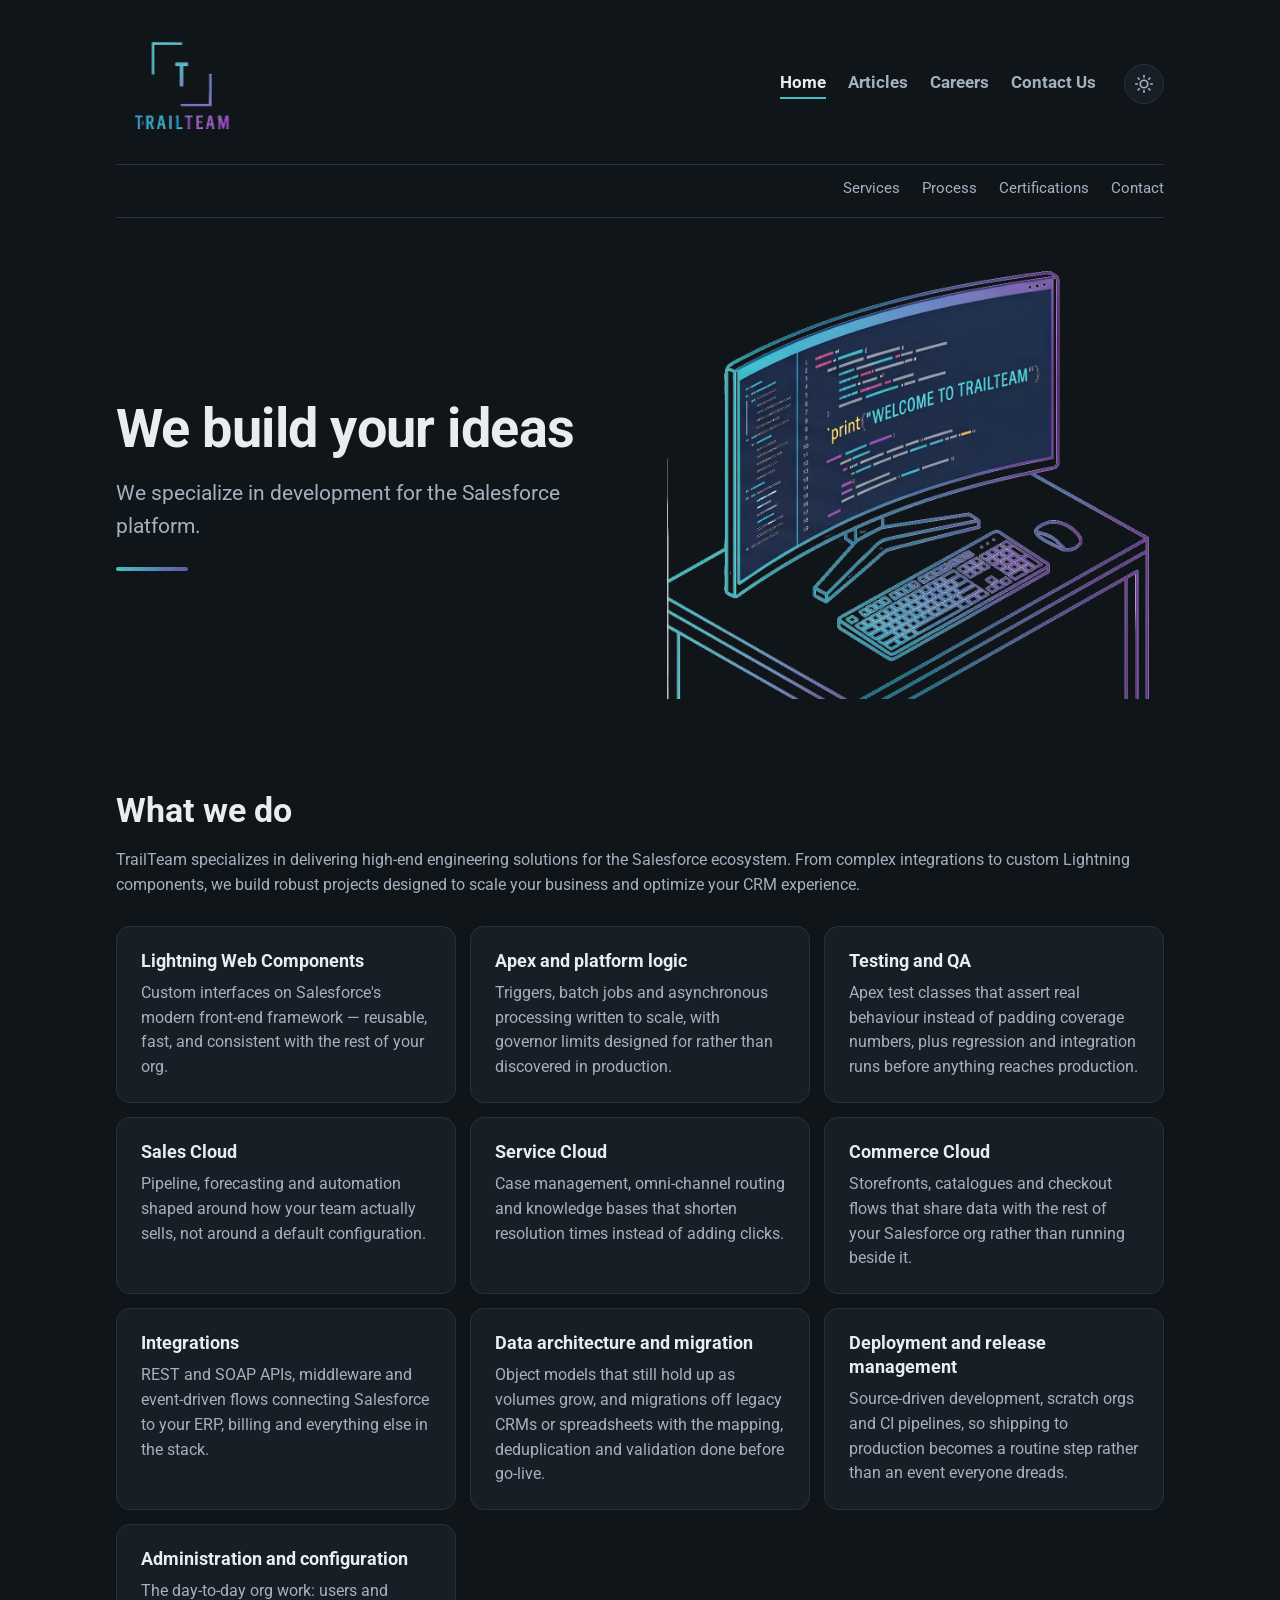
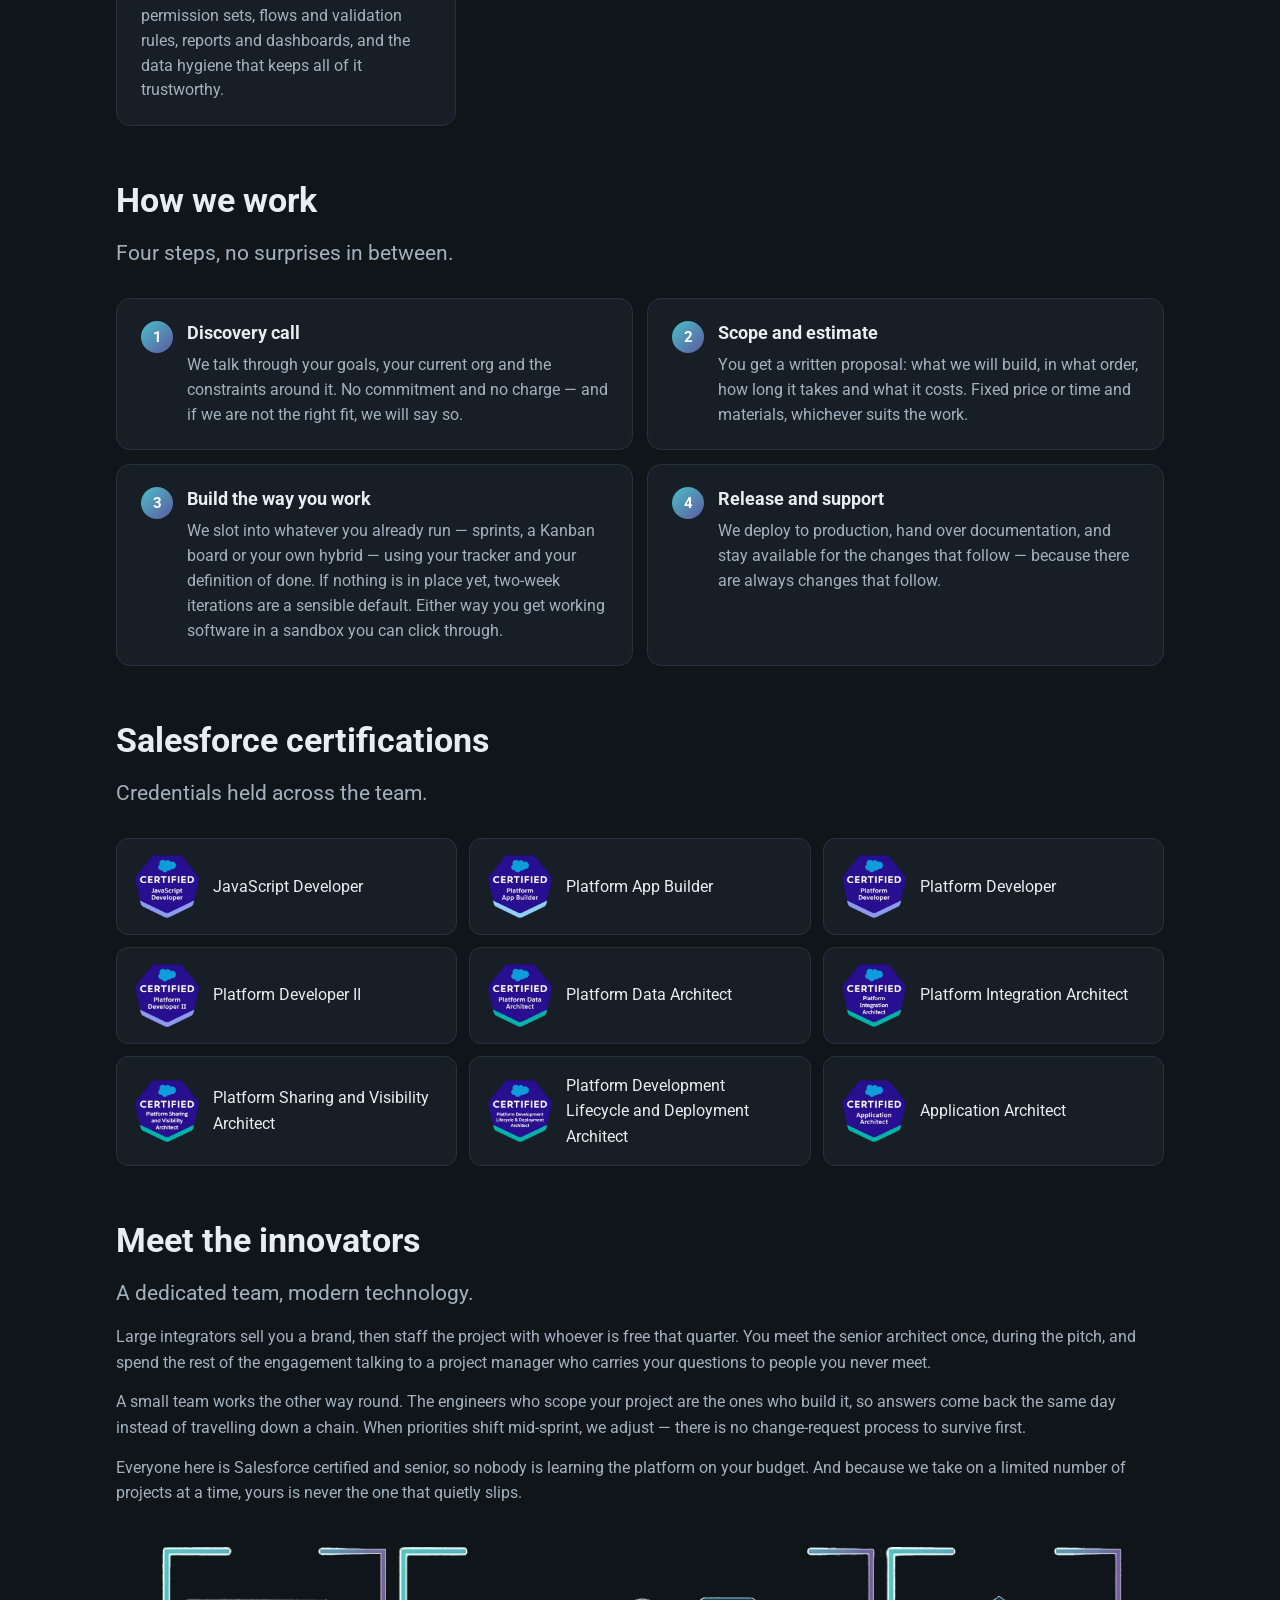
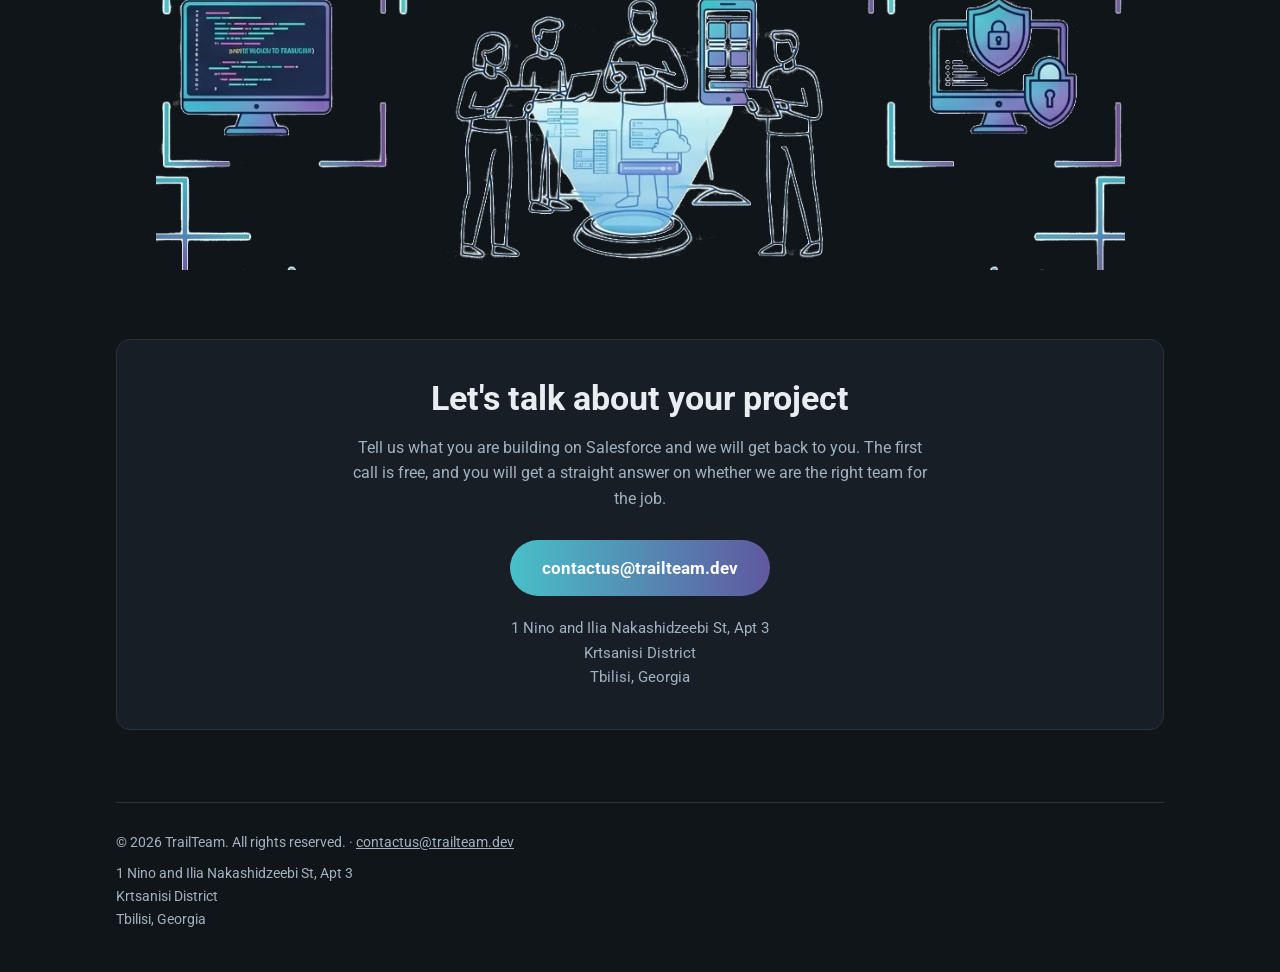
<file: index.html>
<!DOCTYPE html>
<html lang="en">
<head>
    <meta charset="UTF-8">
    <meta name="viewport" content="width=device-width, initial-scale=1.0">

    <title>TrailTeam | Salesforce Development</title>
    <meta name="description" content="TrailTeam specializes in development for the Salesforce platform: integrations, custom Lightning components and Apex solutions, delivered by a certified team.">
    <link rel="canonical" href="https://trailteam.dev/">
    <meta name="theme-color" content="#10151a">
    <link rel="icon" type="image/png" sizes="64x64" href="images/favicon.png">
    <link rel="apple-touch-icon" sizes="180x180" href="images/apple-touch-icon.png">

    <meta property="og:type" content="website">
    <meta property="og:url" content="https://trailteam.dev/">
    <meta property="og:site_name" content="TrailTeam">
    <meta property="og:title" content="TrailTeam | Salesforce Development">
    <meta property="og:description" content="We specialize in development for the Salesforce platform: integrations, custom Lightning components and Apex, built by a certified team.">
    <meta property="og:image" content="https://trailteam.dev/images/og.png">
    <meta property="og:image:width" content="1200">
    <meta property="og:image:height" content="630">
    <meta name="twitter:card" content="summary_large_image">

    <!-- Applied before first paint so a stored theme choice does not flash. -->
    <script>
        try {
            var stored = localStorage.getItem('theme');
            if (stored === 'light' || stored === 'dark') document.documentElement.dataset.theme = stored;
        } catch (e) {}
    </script>

    <link rel="preconnect" href="https://fonts.googleapis.com">
    <link rel="preconnect" href="https://fonts.gstatic.com" crossorigin>
    <link href="https://fonts.googleapis.com/css2?family=Roboto:wght@300;400;700&display=swap" rel="stylesheet">
    <link rel="stylesheet" href="site.css">
    <script src="site.js" defer></script>
</head>
<body>

    <div class="wrap">

        <header class="site-header">
            <span class="brand" role="img" aria-label="TrailTeam"></span>

            <nav class="site-nav" aria-label="Main">
                <a href="./" aria-current="page">Home</a>
                <a href="articles/">Articles</a>
                <a href="careers/">Careers</a>
                <a href="contact/">Contact Us</a>
            </nav>

            <div class="header-end">
                <button class="theme-toggle" type="button" aria-label="Switch to dark theme">
                    <svg class="icon-moon" viewBox="0 0 24 24" fill="none" stroke="currentColor"
                         stroke-width="2" stroke-linecap="round" stroke-linejoin="round" aria-hidden="true">
                        <path d="M21 12.8A9 9 0 1 1 11.2 3a7 7 0 0 0 9.8 9.8z"></path>
                    </svg>
                    <svg class="icon-sun" viewBox="0 0 24 24" fill="none" stroke="currentColor"
                         stroke-width="2" stroke-linecap="round" stroke-linejoin="round" aria-hidden="true">
                        <circle cx="12" cy="12" r="4.5"></circle>
                        <path d="M12 2v2M12 20v2M4.9 4.9l1.4 1.4M17.7 17.7l1.4 1.4M2 12h2M20 12h2M4.9 19.1l1.4-1.4M17.7 6.3l1.4-1.4"></path>
                    </svg>
                </button>
            </div>
        </header>

        <nav class="page-nav" aria-label="On this page">
            <a href="#services">Services</a>
            <a href="#process">Process</a>
            <a href="#certifications">Certifications</a>
            <a href="#contact">Contact</a>
        </nav>

        <main>
            <section class="hero">
                <div>
                    <h1>We build your ideas</h1>
                    <p class="lede">We specialize in development for the Salesforce platform.</p>
                    <div class="rule"></div>
                </div>
                <div class="art art-hero" role="img"
                     aria-label="Developer workstation with a curved monitor showing code"></div>
            </section>

            <section id="services">
                <div class="section-intro">
                    <h2>What we do</h2>
                    <p>
                        TrailTeam specializes in delivering high-end engineering solutions for the Salesforce ecosystem.
                        From complex integrations to custom Lightning components, we build robust projects
                        designed to scale your business and optimize your CRM experience.
                    </p>
                </div>
                <ul class="service-grid">
                    <li>
                        <h3>Lightning Web Components</h3>
                        <p>Custom interfaces on Salesforce's modern front-end framework — reusable, fast, and consistent with the rest of your org.</p>
                    </li>
                    <li>
                        <h3>Apex and platform logic</h3>
                        <p>Triggers, batch jobs and asynchronous processing written to scale, with governor limits designed for rather than discovered in production.</p>
                    </li>
                    <li>
                        <h3>Testing and QA</h3>
                        <p>Apex test classes that assert real behaviour instead of padding coverage numbers, plus regression and integration runs before anything reaches production.</p>
                    </li>
                    <li>
                        <h3>Sales Cloud</h3>
                        <p>Pipeline, forecasting and automation shaped around how your team actually sells, not around a default configuration.</p>
                    </li>
                    <li>
                        <h3>Service Cloud</h3>
                        <p>Case management, omni-channel routing and knowledge bases that shorten resolution times instead of adding clicks.</p>
                    </li>
                    <li>
                        <h3>Commerce Cloud</h3>
                        <p>Storefronts, catalogues and checkout flows that share data with the rest of your Salesforce org rather than running beside it.</p>
                    </li>
                    <li>
                        <h3>Integrations</h3>
                        <p>REST and SOAP APIs, middleware and event-driven flows connecting Salesforce to your ERP, billing and everything else in the stack.</p>
                    </li>
                    <li>
                        <h3>Data architecture and migration</h3>
                        <p>Object models that still hold up as volumes grow, and migrations off legacy CRMs or spreadsheets with the mapping, deduplication and validation done before go-live.</p>
                    </li>
                    <li>
                        <h3>Deployment and release management</h3>
                        <p>Source-driven development, scratch orgs and CI pipelines, so shipping to production becomes a routine step rather than an event everyone dreads.</p>
                    </li>
                    <li>
                        <h3>Administration and configuration</h3>
                        <p>The day-to-day org work: users and permission sets, flows and validation rules, reports and dashboards, and the data hygiene that keeps all of it trustworthy.</p>
                    </li>
                </ul>
            </section>

            <section id="process">
                <div class="section-intro">
                    <h2>How we work</h2>
                    <p class="lede">Four steps, no surprises in between.</p>
                </div>
                <ol class="steps">
                    <li>
                        <h3>Discovery call</h3>
                        <p>We talk through your goals, your current org and the constraints around it. No commitment and no charge — and if we are not the right fit, we will say so.</p>
                    </li>
                    <li>
                        <h3>Scope and estimate</h3>
                        <p>You get a written proposal: what we will build, in what order, how long it takes and what it costs. Fixed price or time and materials, whichever suits the work.</p>
                    </li>
                    <li>
                        <h3>Build the way you work</h3>
                        <p>We slot into whatever you already run — sprints, a Kanban board or your own hybrid — using your tracker and your definition of done. If nothing is in place yet, two-week iterations are a sensible default. Either way you get working software in a sandbox you can click through.</p>
                    </li>
                    <li>
                        <h3>Release and support</h3>
                        <p>We deploy to production, hand over documentation, and stay available for the changes that follow — because there are always changes that follow.</p>
                    </li>
                </ol>
            </section>

            <section id="certifications">
                <div class="section-intro">
                    <h2>Salesforce certifications</h2>
                    <p class="lede">Credentials held across the team.</p>
                </div>
                <ul class="cert-grid">
                    <li><img src="images/certs/javascript-developer.webp" alt="" width="192" height="188" loading="lazy">JavaScript Developer</li>
                    <li><img src="images/certs/platform-app-builder.webp" alt="" width="192" height="188" loading="lazy">Platform App Builder</li>
                    <li><img src="images/certs/platform-developer.webp" alt="" width="192" height="188" loading="lazy">Platform Developer</li>
                    <li><img src="images/certs/platform-developer-ii.webp" alt="" width="192" height="188" loading="lazy">Platform Developer II</li>
                    <li><img src="images/certs/platform-data-architect.webp" alt="" width="192" height="188" loading="lazy">Platform Data Architect</li>
                    <li><img src="images/certs/platform-integration-architect.webp" alt="" width="192" height="188" loading="lazy">Platform Integration Architect</li>
                    <li><img src="images/certs/platform-sharing-and-visibility-architect.webp" alt="" width="192" height="188" loading="lazy">Platform Sharing and Visibility Architect</li>
                    <li><img src="images/certs/platform-development-lifecycle-and-deployment-architect.webp" alt="" width="192" height="188" loading="lazy">Platform Development Lifecycle and Deployment Architect</li>
                    <li><img src="images/certs/application-architect.webp" alt="" width="192" height="188" loading="lazy">Application Architect</li>
                </ul>
            </section>

            <section id="team">
                <div class="team-copy">
                    <h2>Meet the innovators</h2>
                    <p class="lede">A dedicated team, modern technology.</p>
                    <p>
                        Large integrators sell you a brand, then staff the project with whoever is free that
                        quarter. You meet the senior architect once, during the pitch, and spend the rest of the
                        engagement talking to a project manager who carries your questions to people you never meet.
                    </p>
                    <p>
                        A small team works the other way round. The engineers who scope your project are the ones
                        who build it, so answers come back the same day instead of travelling down a chain. When
                        priorities shift mid-sprint, we adjust — there is no change-request process to survive first.
                    </p>
                    <p>
                        Everyone here is Salesforce certified and senior, so nobody is learning the platform on your
                        budget. And because we take on a limited number of projects at a time, yours is never the one
                        that quietly slips.
                    </p>
                </div>
                <div class="art art-team" role="img"
                     aria-label="A team collaborating around cloud infrastructure, code and security"></div>
            </section>

            <section class="panel contact" id="contact">
                <h2>Let's talk about your project</h2>
                <p>
                    Tell us what you are building on Salesforce and we will get back to you. The first call is
                    free, and you will get a straight answer on whether we are the right team for the job.
                </p>
                <a class="btn" href="mailto:contactus@trailteam.dev">contactus@trailteam.dev</a>
            <address>1 Nino and Ilia Nakashidzeebi St, Apt 3<br>Krtsanisi District<br>Tbilisi, Georgia</address>
            </section>
        </main>

        <footer>
            &copy; 2026 TrailTeam. All rights reserved. &middot;
            <a href="mailto:contactus@trailteam.dev">contactus@trailteam.dev</a>
            <address>1 Nino and Ilia Nakashidzeebi St, Apt 3<br>Krtsanisi District<br>Tbilisi, Georgia</address>
        </footer>

    </div>

</body>
</html>
</file>
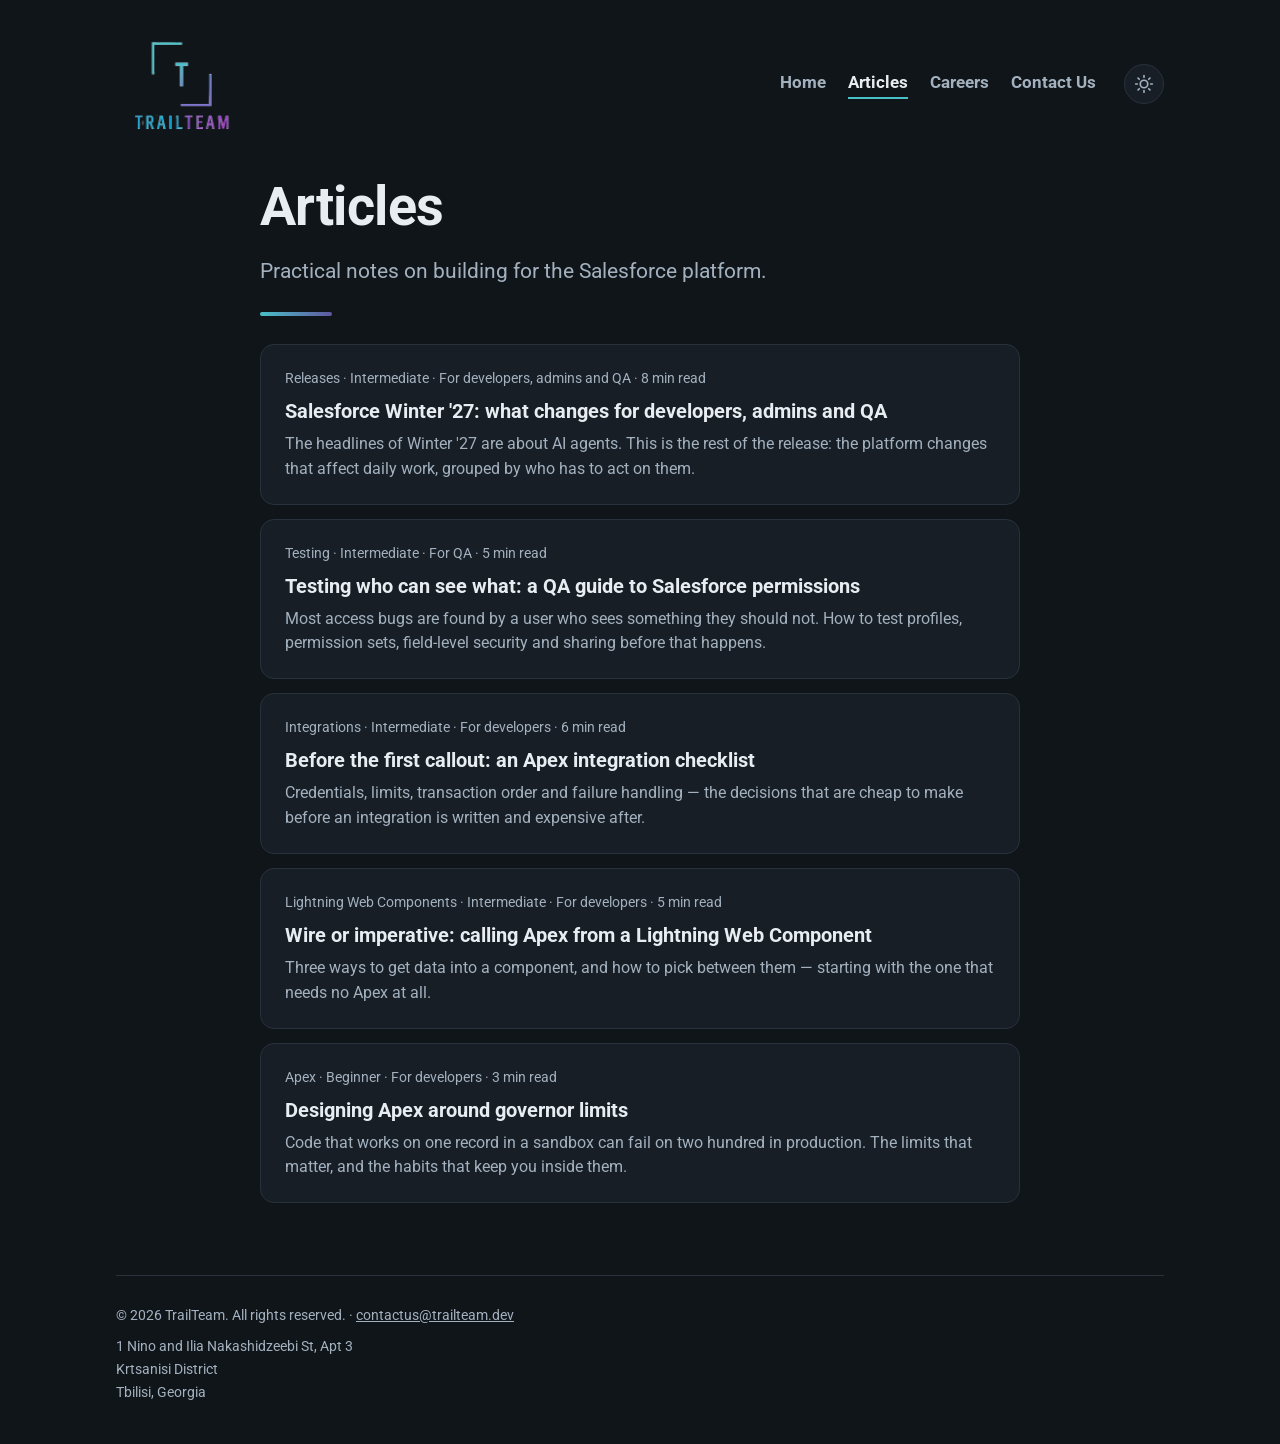
<file: articles/index.html>
<!DOCTYPE html>
<html lang="en">
<head>
    <meta charset="UTF-8">
    <meta name="viewport" content="width=device-width, initial-scale=1.0">

    <title>Articles | TrailTeam</title>
    <meta name="description" content="Practical notes on building for the Salesforce platform: Apex, Lightning Web Components and integrations.">
    <link rel="canonical" href="https://trailteam.dev/articles/">
    <meta name="theme-color" content="#10151a">
    <link rel="icon" type="image/png" sizes="64x64" href="../images/favicon.png">
    <link rel="apple-touch-icon" sizes="180x180" href="../images/apple-touch-icon.png">

    <meta property="og:type" content="website">
    <meta property="og:url" content="https://trailteam.dev/articles/">
    <meta property="og:site_name" content="TrailTeam">
    <meta property="og:title" content="Articles | TrailTeam">
    <meta property="og:description" content="Practical notes on building for the Salesforce platform: Apex, Lightning Web Components and integrations.">
    <meta property="og:image" content="https://trailteam.dev/images/og.png">
    <meta property="og:image:width" content="1200">
    <meta property="og:image:height" content="630">
    <meta name="twitter:card" content="summary_large_image">

    <!-- Applied before first paint so a stored theme choice does not flash. -->
    <script>
        try {
            var stored = localStorage.getItem('theme');
            if (stored === 'light' || stored === 'dark') document.documentElement.dataset.theme = stored;
        } catch (e) {}
    </script>

    <link rel="preconnect" href="https://fonts.googleapis.com">
    <link rel="preconnect" href="https://fonts.gstatic.com" crossorigin>
    <link href="https://fonts.googleapis.com/css2?family=Roboto:wght@300;400;700&display=swap" rel="stylesheet">
    <link rel="stylesheet" href="../site.css">
    <script src="../site.js" defer></script>
</head>
<body>

    <div class="wrap">

        <header class="site-header">
            <a class="brand" href="../" aria-label="TrailTeam home"></a>

            <nav class="site-nav" aria-label="Main">
                <a href="../">Home</a>
                <a href="./" aria-current="page">Articles</a>
                <a href="../careers/">Careers</a>
                <a href="../contact/">Contact Us</a>
            </nav>

            <div class="header-end">
                <button class="theme-toggle" type="button" aria-label="Switch to dark theme">
                    <svg class="icon-moon" viewBox="0 0 24 24" fill="none" stroke="currentColor"
                         stroke-width="2" stroke-linecap="round" stroke-linejoin="round" aria-hidden="true">
                        <path d="M21 12.8A9 9 0 1 1 11.2 3a7 7 0 0 0 9.8 9.8z"></path>
                    </svg>
                    <svg class="icon-sun" viewBox="0 0 24 24" fill="none" stroke="currentColor"
                         stroke-width="2" stroke-linecap="round" stroke-linejoin="round" aria-hidden="true">
                        <circle cx="12" cy="12" r="4.5"></circle>
                        <path d="M12 2v2M12 20v2M4.9 4.9l1.4 1.4M17.7 17.7l1.4 1.4M2 12h2M20 12h2M4.9 19.1l1.4-1.4M17.7 6.3l1.4-1.4"></path>
                    </svg>
                </button>
            </div>
        </header>

        <main class="reading">
            <h1>Articles</h1>
            <p class="lede">Practical notes on building for the Salesforce platform.</p>
            <div class="rule"></div>

            <!-- A new article always goes in as the FIRST <li>. Each entry mirrors the meta line,
                 title and lede of its article page. See .claude/rules/articles.md. -->
            <ul class="article-list">
                <li>
                    <p class="meta">Releases &middot; Intermediate &middot; For developers, admins and QA &middot; 8 min read</p>
                    <h2><a href="salesforce-winter-27-release.html">Salesforce Winter '27: what changes for developers, admins and QA</a></h2>
                    <p>The headlines of Winter '27 are about AI agents. This is the rest of the release: the platform changes that affect daily work, grouped by who has to act on them.</p>
                </li>
                <li>
                    <p class="meta">Testing &middot; Intermediate &middot; For QA &middot; 5 min read</p>
                    <h2><a href="testing-salesforce-permissions.html">Testing who can see what: a QA guide to Salesforce permissions</a></h2>
                    <p>Most access bugs are found by a user who sees something they should not. How to test profiles, permission sets, field-level security and sharing before that happens.</p>
                </li>
                <li>
                    <p class="meta">Integrations &middot; Intermediate &middot; For developers &middot; 6 min read</p>
                    <h2><a href="apex-callout-checklist.html">Before the first callout: an Apex integration checklist</a></h2>
                    <p>Credentials, limits, transaction order and failure handling &mdash; the decisions that are cheap to make before an integration is written and expensive after.</p>
                </li>
                <li>
                    <p class="meta">Lightning Web Components &middot; Intermediate &middot; For developers &middot; 5 min read</p>
                    <h2><a href="lwc-wire-vs-imperative-apex.html">Wire or imperative: calling Apex from a Lightning Web Component</a></h2>
                    <p>Three ways to get data into a component, and how to pick between them &mdash; starting with the one that needs no Apex at all.</p>
                </li>
                <li>
                    <p class="meta">Apex &middot; Beginner &middot; For developers &middot; 3 min read</p>
                    <h2><a href="apex-governor-limits.html">Designing Apex around governor limits</a></h2>
                    <p>Code that works on one record in a sandbox can fail on two hundred in production. The limits that matter, and the habits that keep you inside them.</p>
                </li>
            </ul>
        </main>

        <footer>
            &copy; 2026 TrailTeam. All rights reserved. &middot;
            <a href="mailto:contactus@trailteam.dev">contactus@trailteam.dev</a>
            <address>1 Nino and Ilia Nakashidzeebi St, Apt 3<br>Krtsanisi District<br>Tbilisi, Georgia</address>
        </footer>

    </div>

</body>
</html>
</file>
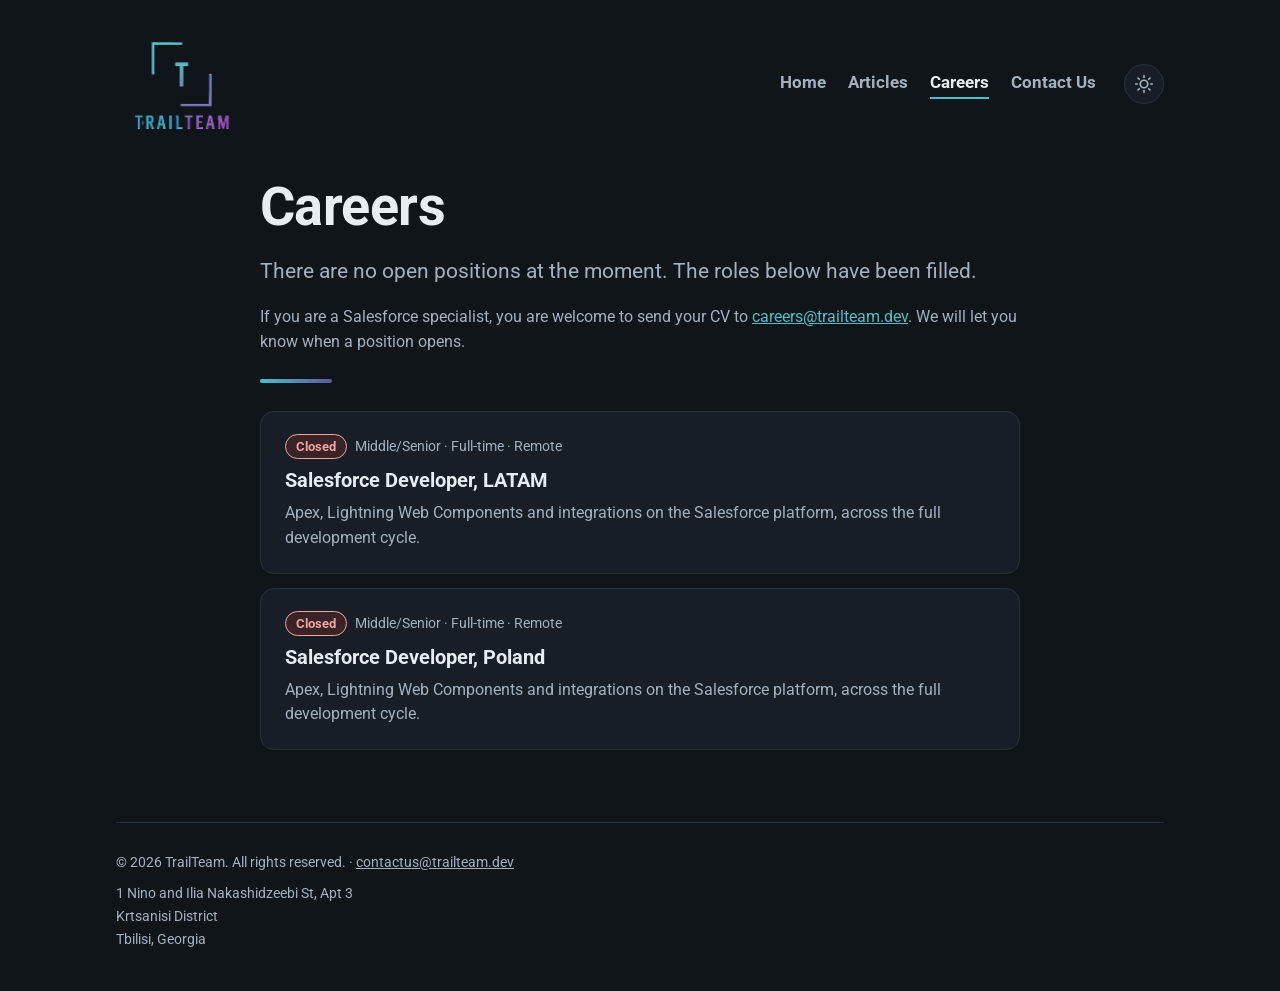
<file: careers/index.html>
<!DOCTYPE html>
<html lang="en">
<head>
    <meta charset="UTF-8">
    <meta name="viewport" content="width=device-width, initial-scale=1.0">

    <title>Careers | TrailTeam</title>
    <meta name="description" content="Salesforce developer positions at TrailTeam, a certified Salesforce development team.">
    <link rel="canonical" href="https://trailteam.dev/careers/">
    <meta name="theme-color" content="#10151a">
    <link rel="icon" type="image/png" sizes="64x64" href="../images/favicon.png">
    <link rel="apple-touch-icon" sizes="180x180" href="../images/apple-touch-icon.png">

    <meta property="og:type" content="website">
    <meta property="og:url" content="https://trailteam.dev/careers/">
    <meta property="og:site_name" content="TrailTeam">
    <meta property="og:title" content="Careers | TrailTeam">
    <meta property="og:description" content="Salesforce developer positions at TrailTeam.">
    <meta property="og:image" content="https://trailteam.dev/images/og.png">
    <meta property="og:image:width" content="1200">
    <meta property="og:image:height" content="630">
    <meta name="twitter:card" content="summary_large_image">

    <!-- Applied before first paint so a stored theme choice does not flash. -->
    <script>
        try {
            var stored = localStorage.getItem('theme');
            if (stored === 'light' || stored === 'dark') document.documentElement.dataset.theme = stored;
        } catch (e) {}
    </script>

    <link rel="preconnect" href="https://fonts.googleapis.com">
    <link rel="preconnect" href="https://fonts.gstatic.com" crossorigin>
    <link href="https://fonts.googleapis.com/css2?family=Roboto:wght@300;400;700&display=swap" rel="stylesheet">
    <link rel="stylesheet" href="../site.css">
    <script src="../site.js" defer></script>
</head>
<body>

    <div class="wrap">

        <header class="site-header">
            <a class="brand" href="../" aria-label="TrailTeam home"></a>

            <nav class="site-nav" aria-label="Main">
                <a href="../">Home</a>
                <a href="../articles/">Articles</a>
                <a href="./" aria-current="page">Careers</a>
                <a href="../contact/">Contact Us</a>
            </nav>

            <div class="header-end">
                <button class="theme-toggle" type="button" aria-label="Switch to dark theme">
                    <svg class="icon-moon" viewBox="0 0 24 24" fill="none" stroke="currentColor"
                         stroke-width="2" stroke-linecap="round" stroke-linejoin="round" aria-hidden="true">
                        <path d="M21 12.8A9 9 0 1 1 11.2 3a7 7 0 0 0 9.8 9.8z"></path>
                    </svg>
                    <svg class="icon-sun" viewBox="0 0 24 24" fill="none" stroke="currentColor"
                         stroke-width="2" stroke-linecap="round" stroke-linejoin="round" aria-hidden="true">
                        <circle cx="12" cy="12" r="4.5"></circle>
                        <path d="M12 2v2M12 20v2M4.9 4.9l1.4 1.4M17.7 17.7l1.4 1.4M2 12h2M20 12h2M4.9 19.1l1.4-1.4M17.7 6.3l1.4-1.4"></path>
                    </svg>
                </button>
            </div>
        </header>

        <main class="reading">
            <h1>Careers</h1>
            <!-- States how many positions are open; rewrite it whenever a vacancy opens or closes. -->
            <p class="lede">There are no open positions at the moment. The roles below have been filled.</p>
            <!-- Standing invitation; stays whether or not anything is open. -->
            <p>
                If you are a Salesforce specialist, you are welcome to send your CV to
                <a href="mailto:careers@trailteam.dev">careers@trailteam.dev</a>. We will let you know
                when a position opens.
            </p>
            <div class="rule"></div>

            <!-- Open positions first, then closed ones; a new vacancy goes in as the FIRST <li>.
                 Each entry mirrors the status, meta line, title and lede of its vacancy page.
                 See .claude/rules/careers.md. -->
            <ul class="article-list">
                <li>
                    <p class="meta"><span class="status status-closed">Closed</span>Middle/Senior &middot; Full-time &middot; Remote</p>
                    <h2><a href="salesforce-developer-latam.html">Salesforce Developer, LATAM</a></h2>
                    <p>Apex, Lightning Web Components and integrations on the Salesforce platform, across the full development cycle.</p>
                </li>
                <li>
                    <p class="meta"><span class="status status-closed">Closed</span>Middle/Senior &middot; Full-time &middot; Remote</p>
                    <h2><a href="salesforce-developer-poland.html">Salesforce Developer, Poland</a></h2>
                    <p>Apex, Lightning Web Components and integrations on the Salesforce platform, across the full development cycle.</p>
                </li>
            </ul>
        </main>

        <footer>
            &copy; 2026 TrailTeam. All rights reserved. &middot;
            <a href="mailto:contactus@trailteam.dev">contactus@trailteam.dev</a>
            <address>1 Nino and Ilia Nakashidzeebi St, Apt 3<br>Krtsanisi District<br>Tbilisi, Georgia</address>
        </footer>

    </div>

</body>
</html>
</file>
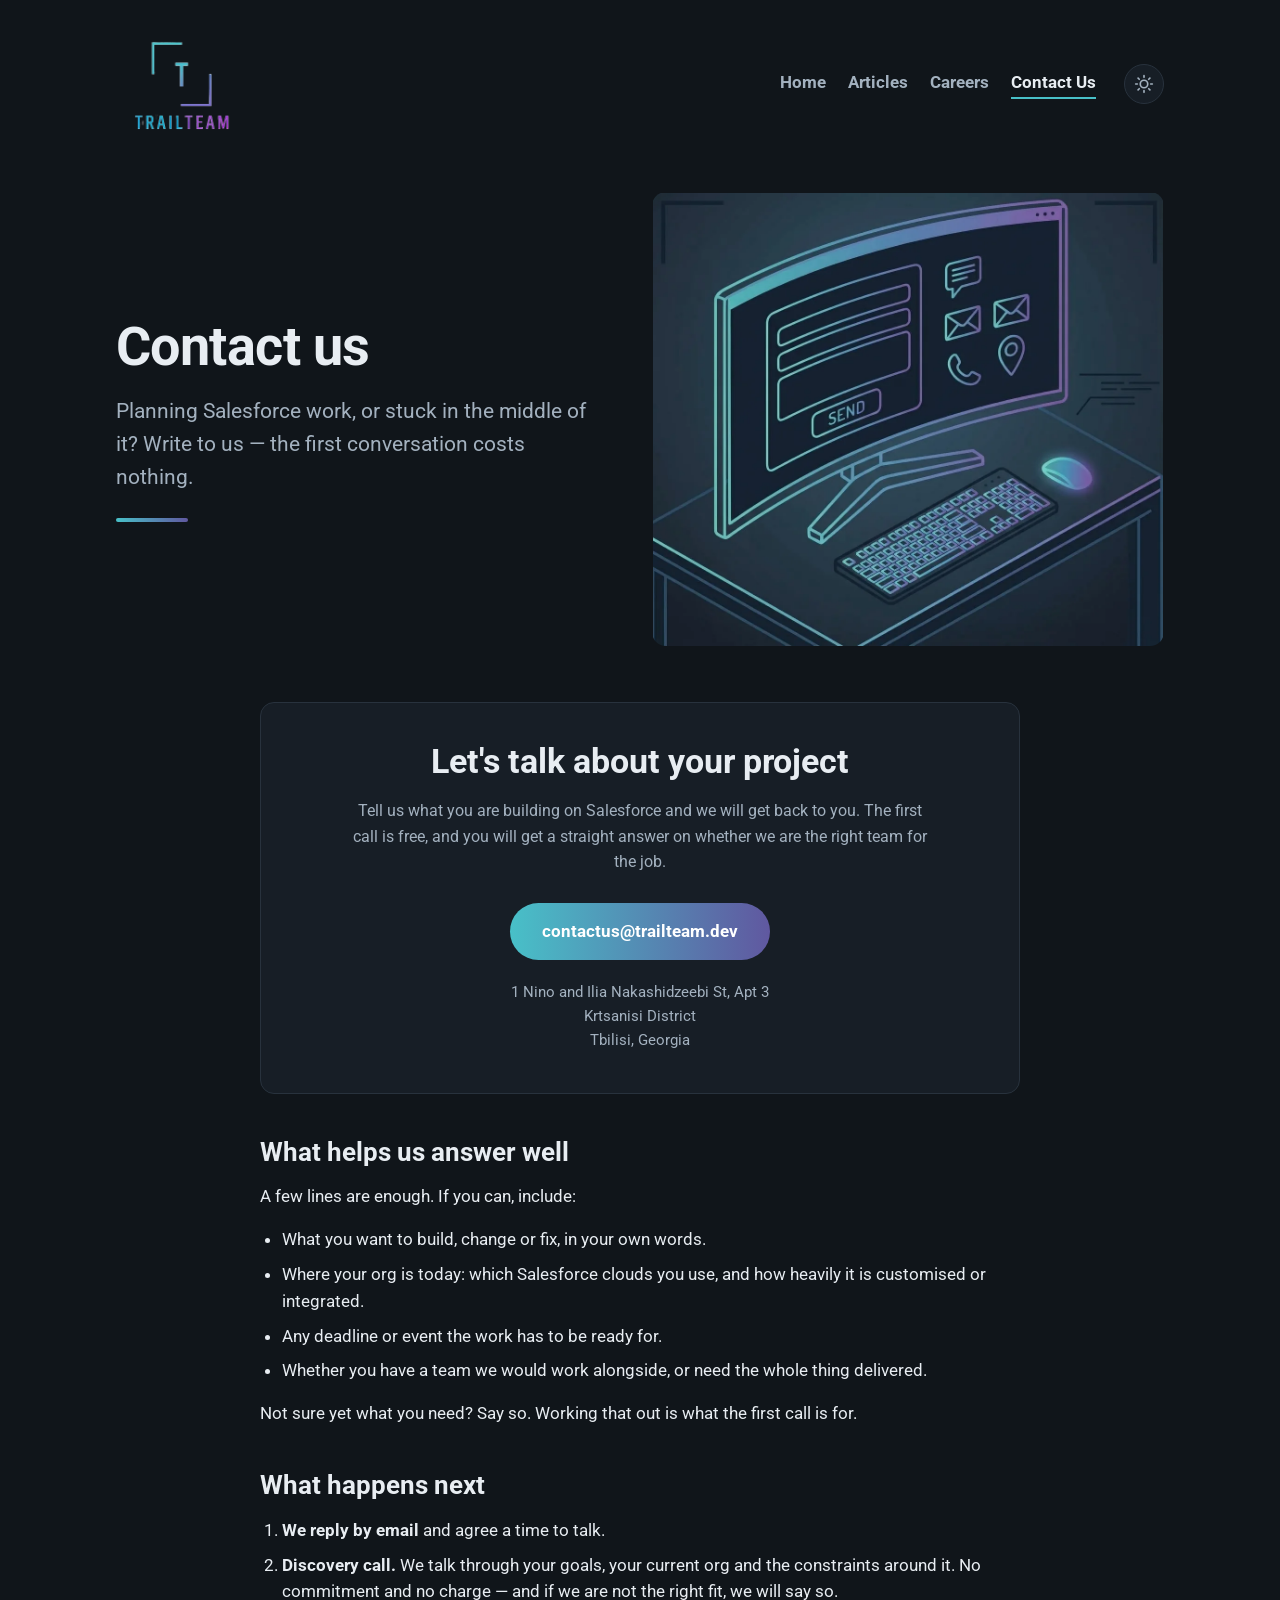
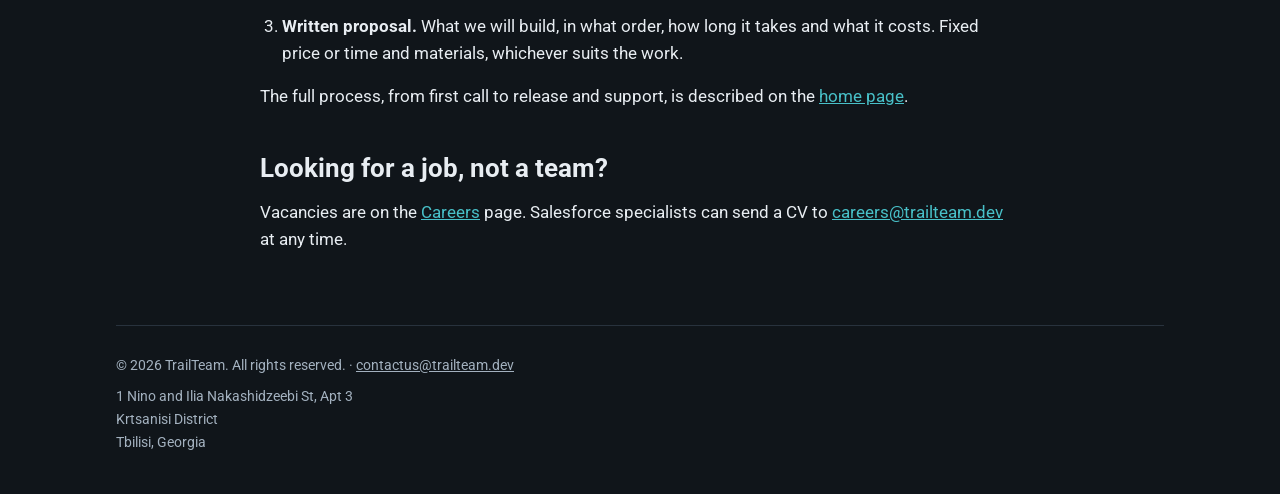
<file: contact/index.html>
<!DOCTYPE html>
<html lang="en">
<head>
    <meta charset="UTF-8">
    <meta name="viewport" content="width=device-width, initial-scale=1.0">

    <title>Contact Us | TrailTeam</title>
    <meta name="description" content="Get in touch with TrailTeam about Salesforce development: write to contactus@trailteam.dev. The first call is free.">
    <link rel="canonical" href="https://trailteam.dev/contact/">
    <meta name="theme-color" content="#10151a">
    <link rel="icon" type="image/png" sizes="64x64" href="../images/favicon.png">
    <link rel="apple-touch-icon" sizes="180x180" href="../images/apple-touch-icon.png">

    <meta property="og:type" content="website">
    <meta property="og:url" content="https://trailteam.dev/contact/">
    <meta property="og:site_name" content="TrailTeam">
    <meta property="og:title" content="Contact Us | TrailTeam">
    <meta property="og:description" content="Tell us what you are building on Salesforce and we will get back to you. The first call is free.">
    <meta property="og:image" content="https://trailteam.dev/images/og.png">
    <meta property="og:image:width" content="1200">
    <meta property="og:image:height" content="630">
    <meta name="twitter:card" content="summary_large_image">

    <!-- Applied before first paint so a stored theme choice does not flash. -->
    <script>
        try {
            var stored = localStorage.getItem('theme');
            if (stored === 'light' || stored === 'dark') document.documentElement.dataset.theme = stored;
        } catch (e) {}
    </script>

    <link rel="preconnect" href="https://fonts.googleapis.com">
    <link rel="preconnect" href="https://fonts.gstatic.com" crossorigin>
    <link href="https://fonts.googleapis.com/css2?family=Roboto:wght@300;400;700&display=swap" rel="stylesheet">
    <link rel="stylesheet" href="../site.css">
    <script src="../site.js" defer></script>
</head>
<body>

    <div class="wrap">

        <header class="site-header">
            <a class="brand" href="../" aria-label="TrailTeam home"></a>

            <nav class="site-nav" aria-label="Main">
                <a href="../">Home</a>
                <a href="../articles/">Articles</a>
                <a href="../careers/">Careers</a>
                <a href="./" aria-current="page">Contact Us</a>
            </nav>

            <div class="header-end">
                <button class="theme-toggle" type="button" aria-label="Switch to dark theme">
                    <svg class="icon-moon" viewBox="0 0 24 24" fill="none" stroke="currentColor"
                         stroke-width="2" stroke-linecap="round" stroke-linejoin="round" aria-hidden="true">
                        <path d="M21 12.8A9 9 0 1 1 11.2 3a7 7 0 0 0 9.8 9.8z"></path>
                    </svg>
                    <svg class="icon-sun" viewBox="0 0 24 24" fill="none" stroke="currentColor"
                         stroke-width="2" stroke-linecap="round" stroke-linejoin="round" aria-hidden="true">
                        <circle cx="12" cy="12" r="4.5"></circle>
                        <path d="M12 2v2M12 20v2M4.9 4.9l1.4 1.4M17.7 17.7l1.4 1.4M2 12h2M20 12h2M4.9 19.1l1.4-1.4M17.7 6.3l1.4-1.4"></path>
                    </svg>
                </button>
            </div>
        </header>

        <main>
            <section class="hero">
                <div>
                    <h1>Contact us</h1>
                    <p class="lede">Planning Salesforce work, or stuck in the middle of it? Write to us &mdash; the first conversation costs nothing.</p>
                    <div class="rule"></div>
                </div>
                <div class="art art-contact" role="img"
                     aria-label="A monitor showing a contact form with a Send button, next to message, email, phone and location icons"></div>
            </section>

            <div class="reading">
                <!-- Same copy as the #contact panel on the landing page; keep the two in step. -->
                <section class="panel contact">
                    <h2>Let's talk about your project</h2>
                    <p>
                        Tell us what you are building on Salesforce and we will get back to you. The first call is
                        free, and you will get a straight answer on whether we are the right team for the job.
                    </p>
                    <a class="btn" href="mailto:contactus@trailteam.dev">contactus@trailteam.dev</a>
                <address>1 Nino and Ilia Nakashidzeebi St, Apt 3<br>Krtsanisi District<br>Tbilisi, Georgia</address>
                </section>

                <div class="prose">
                    <h2>What helps us answer well</h2>
                    <p>A few lines are enough. If you can, include:</p>
                    <ul>
                        <li>What you want to build, change or fix, in your own words.</li>
                        <li>Where your org is today: which Salesforce clouds you use, and how heavily it is customised or integrated.</li>
                        <li>Any deadline or event the work has to be ready for.</li>
                        <li>Whether you have a team we would work alongside, or need the whole thing delivered.</li>
                    </ul>
                    <p>
                        Not sure yet what you need? Say so. Working that out is what the first call is for.
                    </p>

                    <h2>What happens next</h2>
                    <ol>
                        <li>
                            <strong>We reply by email</strong> and agree a time to talk.
                        </li>
                        <li>
                            <strong>Discovery call.</strong> We talk through your goals, your current org and
                            the constraints around it. No commitment and no charge &mdash; and if we are not
                            the right fit, we will say so.
                        </li>
                        <li>
                            <strong>Written proposal.</strong> What we will build, in what order, how long it
                            takes and what it costs. Fixed price or time and materials, whichever suits the work.
                        </li>
                    </ol>
                    <p>
                        The full process, from first call to release and support, is described on the
                        <a href="../#process">home page</a>.
                    </p>

                    <h2>Looking for a job, not a team?</h2>
                    <p>
                        Vacancies are on the <a href="../careers/">Careers</a> page. Salesforce specialists can
                        send a CV to <a href="mailto:careers@trailteam.dev">careers@trailteam.dev</a> at any time.
                    </p>
                </div>
            </div>
        </main>

        <footer>
            &copy; 2026 TrailTeam. All rights reserved. &middot;
            <a href="mailto:contactus@trailteam.dev">contactus@trailteam.dev</a>
            <address>1 Nino and Ilia Nakashidzeebi St, Apt 3<br>Krtsanisi District<br>Tbilisi, Georgia</address>
        </footer>

    </div>

</body>
</html>
</file>
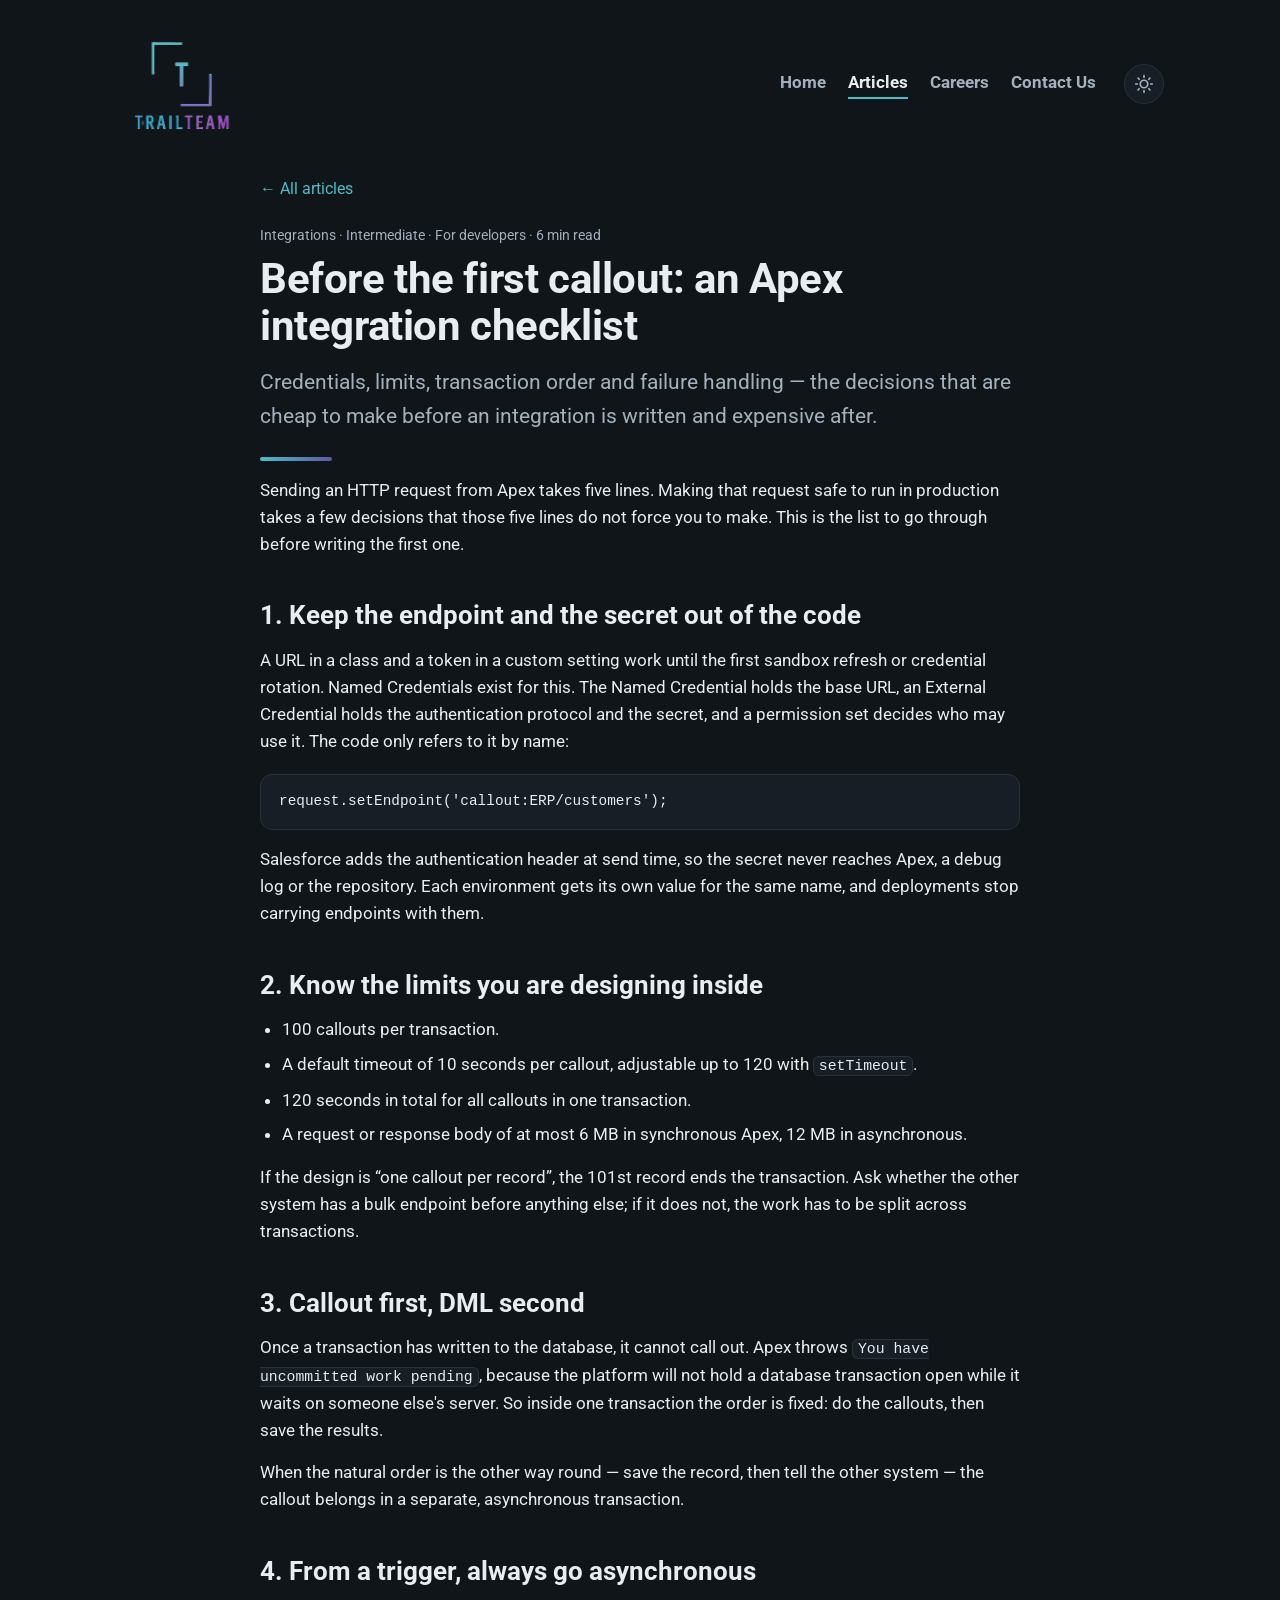
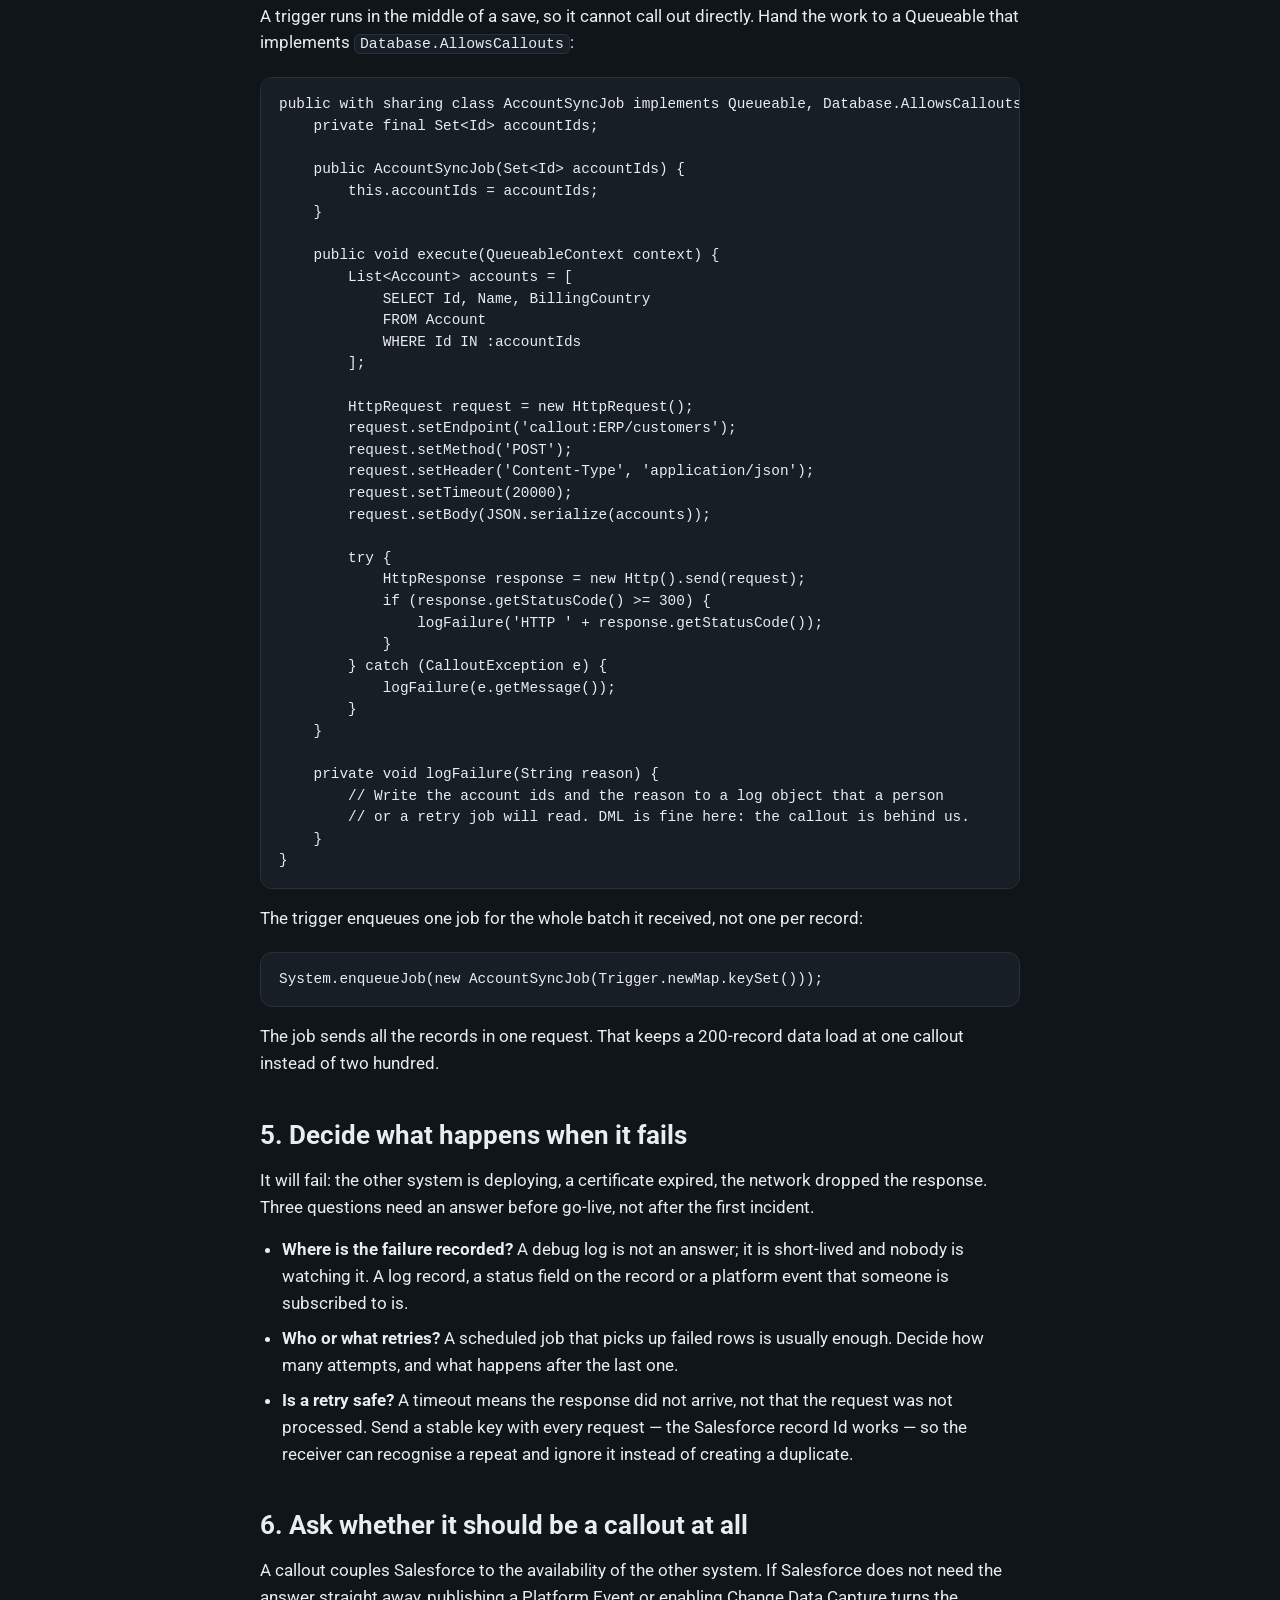
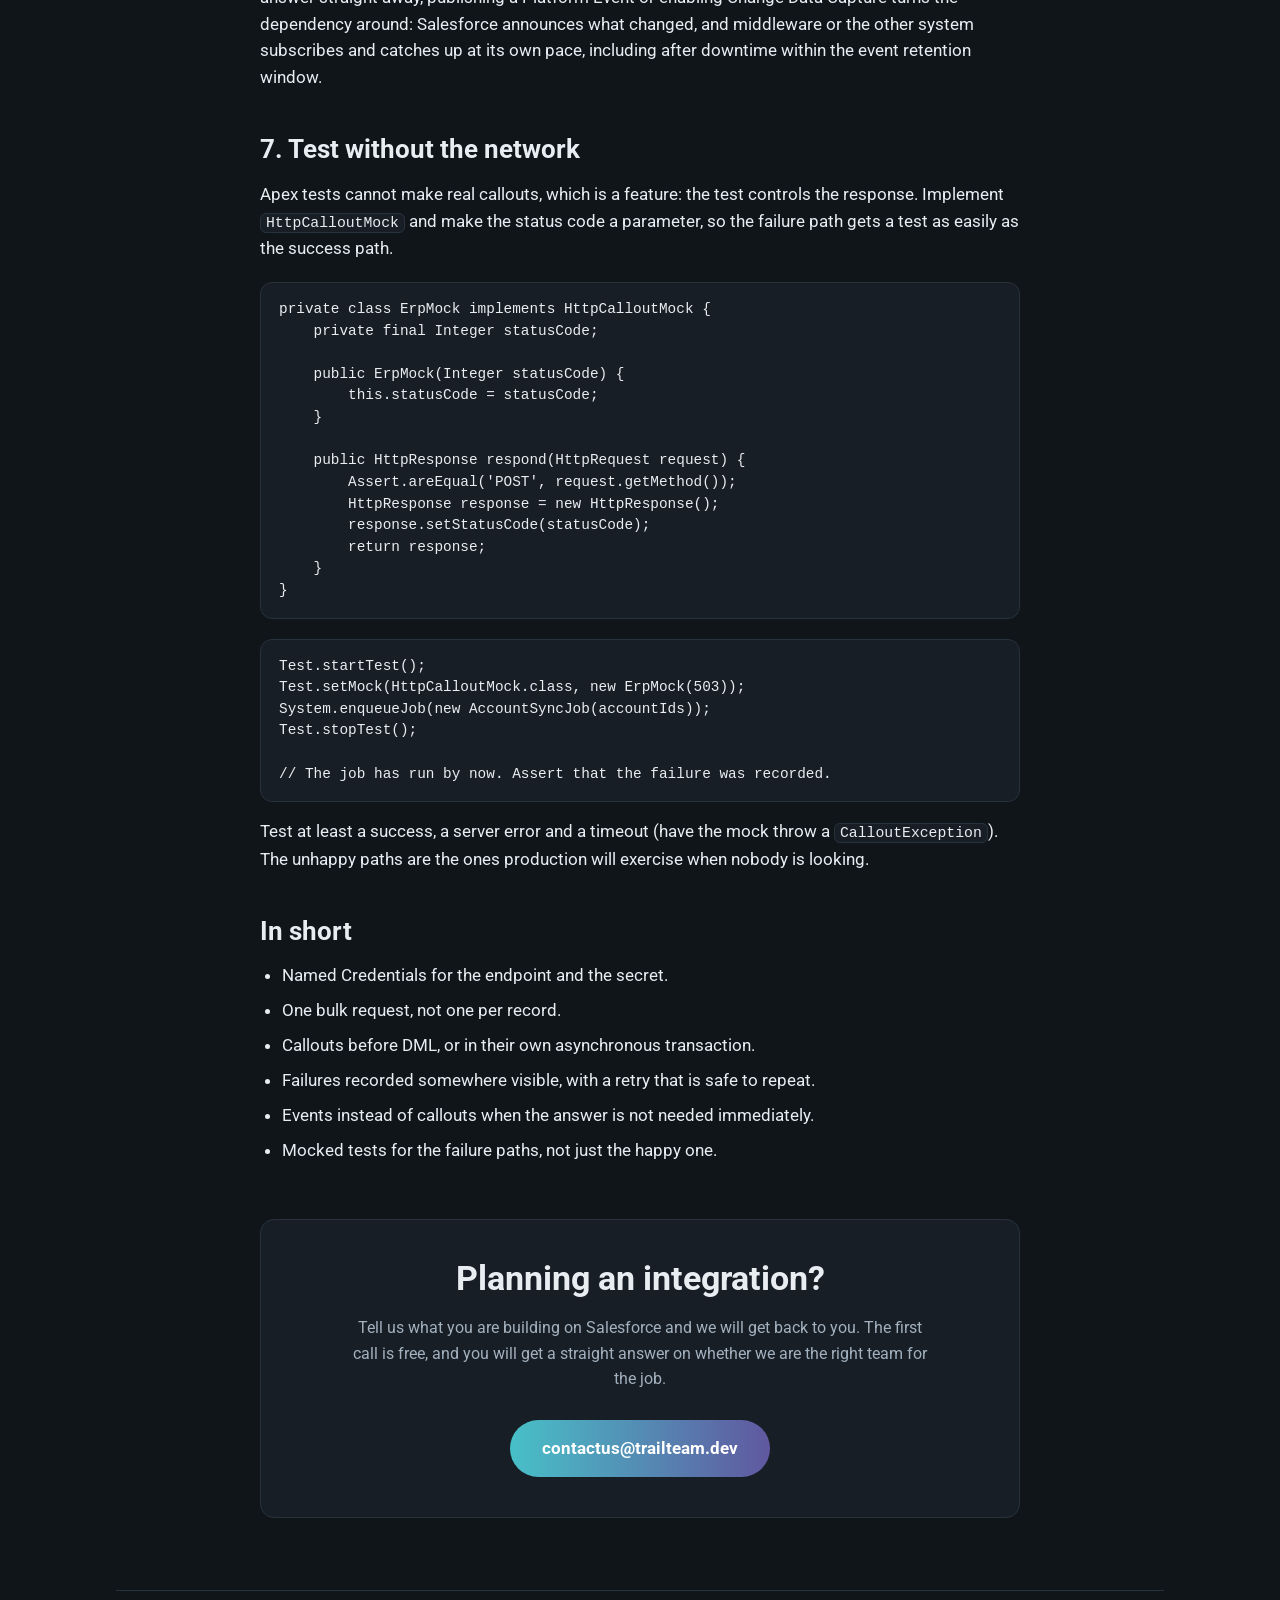
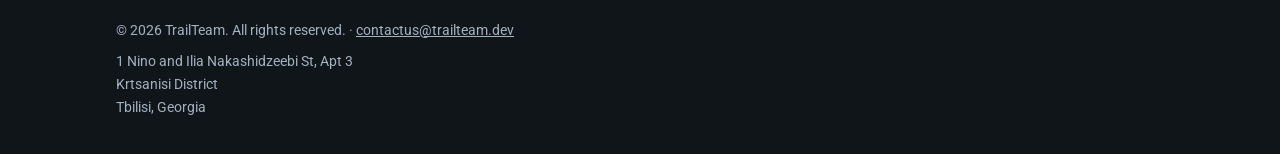
<file: articles/apex-callout-checklist.html>
<!DOCTYPE html>
<html lang="en">
<head>
    <meta charset="UTF-8">
    <meta name="viewport" content="width=device-width, initial-scale=1.0">

    <title>Before the first callout: an Apex integration checklist | TrailTeam</title>
    <meta name="description" content="Credentials, limits, transaction order and failure handling: the decisions to make before writing an Apex callout from Salesforce to an external API.">
    <link rel="canonical" href="https://trailteam.dev/articles/apex-callout-checklist.html">
    <meta name="theme-color" content="#10151a">
    <link rel="icon" type="image/png" sizes="64x64" href="../images/favicon.png">
    <link rel="apple-touch-icon" sizes="180x180" href="../images/apple-touch-icon.png">

    <meta property="og:type" content="article">
    <meta property="og:url" content="https://trailteam.dev/articles/apex-callout-checklist.html">
    <meta property="og:site_name" content="TrailTeam">
    <meta property="og:title" content="Before the first callout: an Apex integration checklist">
    <meta property="og:description" content="Credentials, limits, transaction order and failure handling — the decisions that are cheap to make before an integration is written and expensive after.">
    <meta property="og:image" content="https://trailteam.dev/images/og.png">
    <meta property="og:image:width" content="1200">
    <meta property="og:image:height" content="630">
    <meta name="twitter:card" content="summary_large_image">

    <!-- Applied before first paint so a stored theme choice does not flash. -->
    <script>
        try {
            var stored = localStorage.getItem('theme');
            if (stored === 'light' || stored === 'dark') document.documentElement.dataset.theme = stored;
        } catch (e) {}
    </script>

    <link rel="preconnect" href="https://fonts.googleapis.com">
    <link rel="preconnect" href="https://fonts.gstatic.com" crossorigin>
    <link href="https://fonts.googleapis.com/css2?family=Roboto:wght@300;400;700&display=swap" rel="stylesheet">
    <link rel="stylesheet" href="../site.css">
    <script src="../site.js" defer></script>
</head>
<body>

    <div class="wrap">

        <header class="site-header">
            <a class="brand" href="../" aria-label="TrailTeam home"></a>

            <nav class="site-nav" aria-label="Main">
                <a href="../">Home</a>
                <a href="./" aria-current="true">Articles</a>
                <a href="../careers/">Careers</a>
                <a href="../contact/">Contact Us</a>
            </nav>

            <div class="header-end">
                <button class="theme-toggle" type="button" aria-label="Switch to dark theme">
                    <svg class="icon-moon" viewBox="0 0 24 24" fill="none" stroke="currentColor"
                         stroke-width="2" stroke-linecap="round" stroke-linejoin="round" aria-hidden="true">
                        <path d="M21 12.8A9 9 0 1 1 11.2 3a7 7 0 0 0 9.8 9.8z"></path>
                    </svg>
                    <svg class="icon-sun" viewBox="0 0 24 24" fill="none" stroke="currentColor"
                         stroke-width="2" stroke-linecap="round" stroke-linejoin="round" aria-hidden="true">
                        <circle cx="12" cy="12" r="4.5"></circle>
                        <path d="M12 2v2M12 20v2M4.9 4.9l1.4 1.4M17.7 17.7l1.4 1.4M2 12h2M20 12h2M4.9 19.1l1.4-1.4M17.7 6.3l1.4-1.4"></path>
                    </svg>
                </button>
            </div>
        </header>

        <main class="reading">
            <a class="back" href="./">&larr; All articles</a>

            <article class="prose">
                <p class="meta">Integrations &middot; Intermediate &middot; For developers &middot; 6 min read</p>
                <h1>Before the first callout: an Apex integration checklist</h1>
                <p class="lede">
                    Credentials, limits, transaction order and failure handling &mdash; the decisions that
                    are cheap to make before an integration is written and expensive after.
                </p>
                <div class="rule"></div>

                <p>
                    Sending an HTTP request from Apex takes five lines. Making that request safe to run in
                    production takes a few decisions that those five lines do not force you to make. This
                    is the list to go through before writing the first one.
                </p>

                <h2>1. Keep the endpoint and the secret out of the code</h2>
                <p>
                    A URL in a class and a token in a custom setting work until the first sandbox refresh
                    or credential rotation. Named Credentials exist for this. The Named Credential holds
                    the base URL, an External Credential holds the authentication protocol and the secret,
                    and a permission set decides who may use it. The code only refers to it by name:
                </p>
<pre><code>request.setEndpoint('callout:ERP/customers');</code></pre>
                <p>
                    Salesforce adds the authentication header at send time, so the secret never reaches
                    Apex, a debug log or the repository. Each environment gets its own value for the same
                    name, and deployments stop carrying endpoints with them.
                </p>

                <h2>2. Know the limits you are designing inside</h2>
                <ul>
                    <li>100 callouts per transaction.</li>
                    <li>A default timeout of 10 seconds per callout, adjustable up to 120 with <code>setTimeout</code>.</li>
                    <li>120 seconds in total for all callouts in one transaction.</li>
                    <li>A request or response body of at most 6 MB in synchronous Apex, 12 MB in asynchronous.</li>
                </ul>
                <p>
                    If the design is &ldquo;one callout per record&rdquo;, the 101st record ends the
                    transaction. Ask whether the other system has a bulk endpoint before anything else;
                    if it does not, the work has to be split across transactions.
                </p>

                <h2>3. Callout first, DML second</h2>
                <p>
                    Once a transaction has written to the database, it cannot call out. Apex throws
                    <code>You have uncommitted work pending</code>, because the platform will not hold a
                    database transaction open while it waits on someone else's server. So inside one
                    transaction the order is fixed: do the callouts, then save the results.
                </p>
                <p>
                    When the natural order is the other way round &mdash; save the record, then tell the
                    other system &mdash; the callout belongs in a separate, asynchronous transaction.
                </p>

                <h2>4. From a trigger, always go asynchronous</h2>
                <p>
                    A trigger runs in the middle of a save, so it cannot call out directly. Hand the work to
                    a Queueable that implements <code>Database.AllowsCallouts</code>:
                </p>
<pre><code>public with sharing class AccountSyncJob implements Queueable, Database.AllowsCallouts {
    private final Set&lt;Id&gt; accountIds;

    public AccountSyncJob(Set&lt;Id&gt; accountIds) {
        this.accountIds = accountIds;
    }

    public void execute(QueueableContext context) {
        List&lt;Account&gt; accounts = [
            SELECT Id, Name, BillingCountry
            FROM Account
            WHERE Id IN :accountIds
        ];

        HttpRequest request = new HttpRequest();
        request.setEndpoint('callout:ERP/customers');
        request.setMethod('POST');
        request.setHeader('Content-Type', 'application/json');
        request.setTimeout(20000);
        request.setBody(JSON.serialize(accounts));

        try {
            HttpResponse response = new Http().send(request);
            if (response.getStatusCode() &gt;= 300) {
                logFailure('HTTP ' + response.getStatusCode());
            }
        } catch (CalloutException e) {
            logFailure(e.getMessage());
        }
    }

    private void logFailure(String reason) {
        // Write the account ids and the reason to a log object that a person
        // or a retry job will read. DML is fine here: the callout is behind us.
    }
}</code></pre>
                <p>
                    The trigger enqueues one job for the whole batch it received, not one per record:
                </p>
<pre><code>System.enqueueJob(new AccountSyncJob(Trigger.newMap.keySet()));</code></pre>
                <p>
                    The job sends all the records in one request. That keeps a 200-record data load at one
                    callout instead of two hundred.
                </p>

                <h2>5. Decide what happens when it fails</h2>
                <p>
                    It will fail: the other system is deploying, a certificate expired, the network dropped
                    the response. Three questions need an answer before go-live, not after the first incident.
                </p>
                <ul>
                    <li>
                        <strong>Where is the failure recorded?</strong> A debug log is not an answer; it is
                        short-lived and nobody is watching it. A log record, a status field on the record
                        or a platform event that someone is subscribed to is.
                    </li>
                    <li>
                        <strong>Who or what retries?</strong> A scheduled job that picks up failed rows is
                        usually enough. Decide how many attempts, and what happens after the last one.
                    </li>
                    <li>
                        <strong>Is a retry safe?</strong> A timeout means the response did not arrive, not
                        that the request was not processed. Send a stable key with every request &mdash; the
                        Salesforce record Id works &mdash; so the receiver can recognise a repeat and ignore
                        it instead of creating a duplicate.
                    </li>
                </ul>

                <h2>6. Ask whether it should be a callout at all</h2>
                <p>
                    A callout couples Salesforce to the availability of the other system. If Salesforce does
                    not need the answer straight away, publishing a Platform Event or enabling Change Data
                    Capture turns the dependency around: Salesforce announces what changed, and middleware or
                    the other system subscribes and catches up at its own pace, including after downtime
                    within the event retention window.
                </p>

                <h2>7. Test without the network</h2>
                <p>
                    Apex tests cannot make real callouts, which is a feature: the test controls the response.
                    Implement <code>HttpCalloutMock</code> and make the status code a parameter, so the
                    failure path gets a test as easily as the success path.
                </p>
<pre><code>private class ErpMock implements HttpCalloutMock {
    private final Integer statusCode;

    public ErpMock(Integer statusCode) {
        this.statusCode = statusCode;
    }

    public HttpResponse respond(HttpRequest request) {
        Assert.areEqual('POST', request.getMethod());
        HttpResponse response = new HttpResponse();
        response.setStatusCode(statusCode);
        return response;
    }
}</code></pre>
<pre><code>Test.startTest();
Test.setMock(HttpCalloutMock.class, new ErpMock(503));
System.enqueueJob(new AccountSyncJob(accountIds));
Test.stopTest();

// The job has run by now. Assert that the failure was recorded.</code></pre>
                <p>
                    Test at least a success, a server error and a timeout (have the mock throw a
                    <code>CalloutException</code>). The unhappy paths are the ones production will exercise
                    when nobody is looking.
                </p>

                <h2>In short</h2>
                <ul>
                    <li>Named Credentials for the endpoint and the secret.</li>
                    <li>One bulk request, not one per record.</li>
                    <li>Callouts before DML, or in their own asynchronous transaction.</li>
                    <li>Failures recorded somewhere visible, with a retry that is safe to repeat.</li>
                    <li>Events instead of callouts when the answer is not needed immediately.</li>
                    <li>Mocked tests for the failure paths, not just the happy one.</li>
                </ul>
            </article>

            <section class="panel contact">
                <h2>Planning an integration?</h2>
                <p>
                    Tell us what you are building on Salesforce and we will get back to you. The first call is
                    free, and you will get a straight answer on whether we are the right team for the job.
                </p>
                <a class="btn" href="mailto:contactus@trailteam.dev">contactus@trailteam.dev</a>
            </section>
        </main>

        <footer>
            &copy; 2026 TrailTeam. All rights reserved. &middot;
            <a href="mailto:contactus@trailteam.dev">contactus@trailteam.dev</a>
            <address>1 Nino and Ilia Nakashidzeebi St, Apt 3<br>Krtsanisi District<br>Tbilisi, Georgia</address>
        </footer>

    </div>

</body>
</html>
</file>
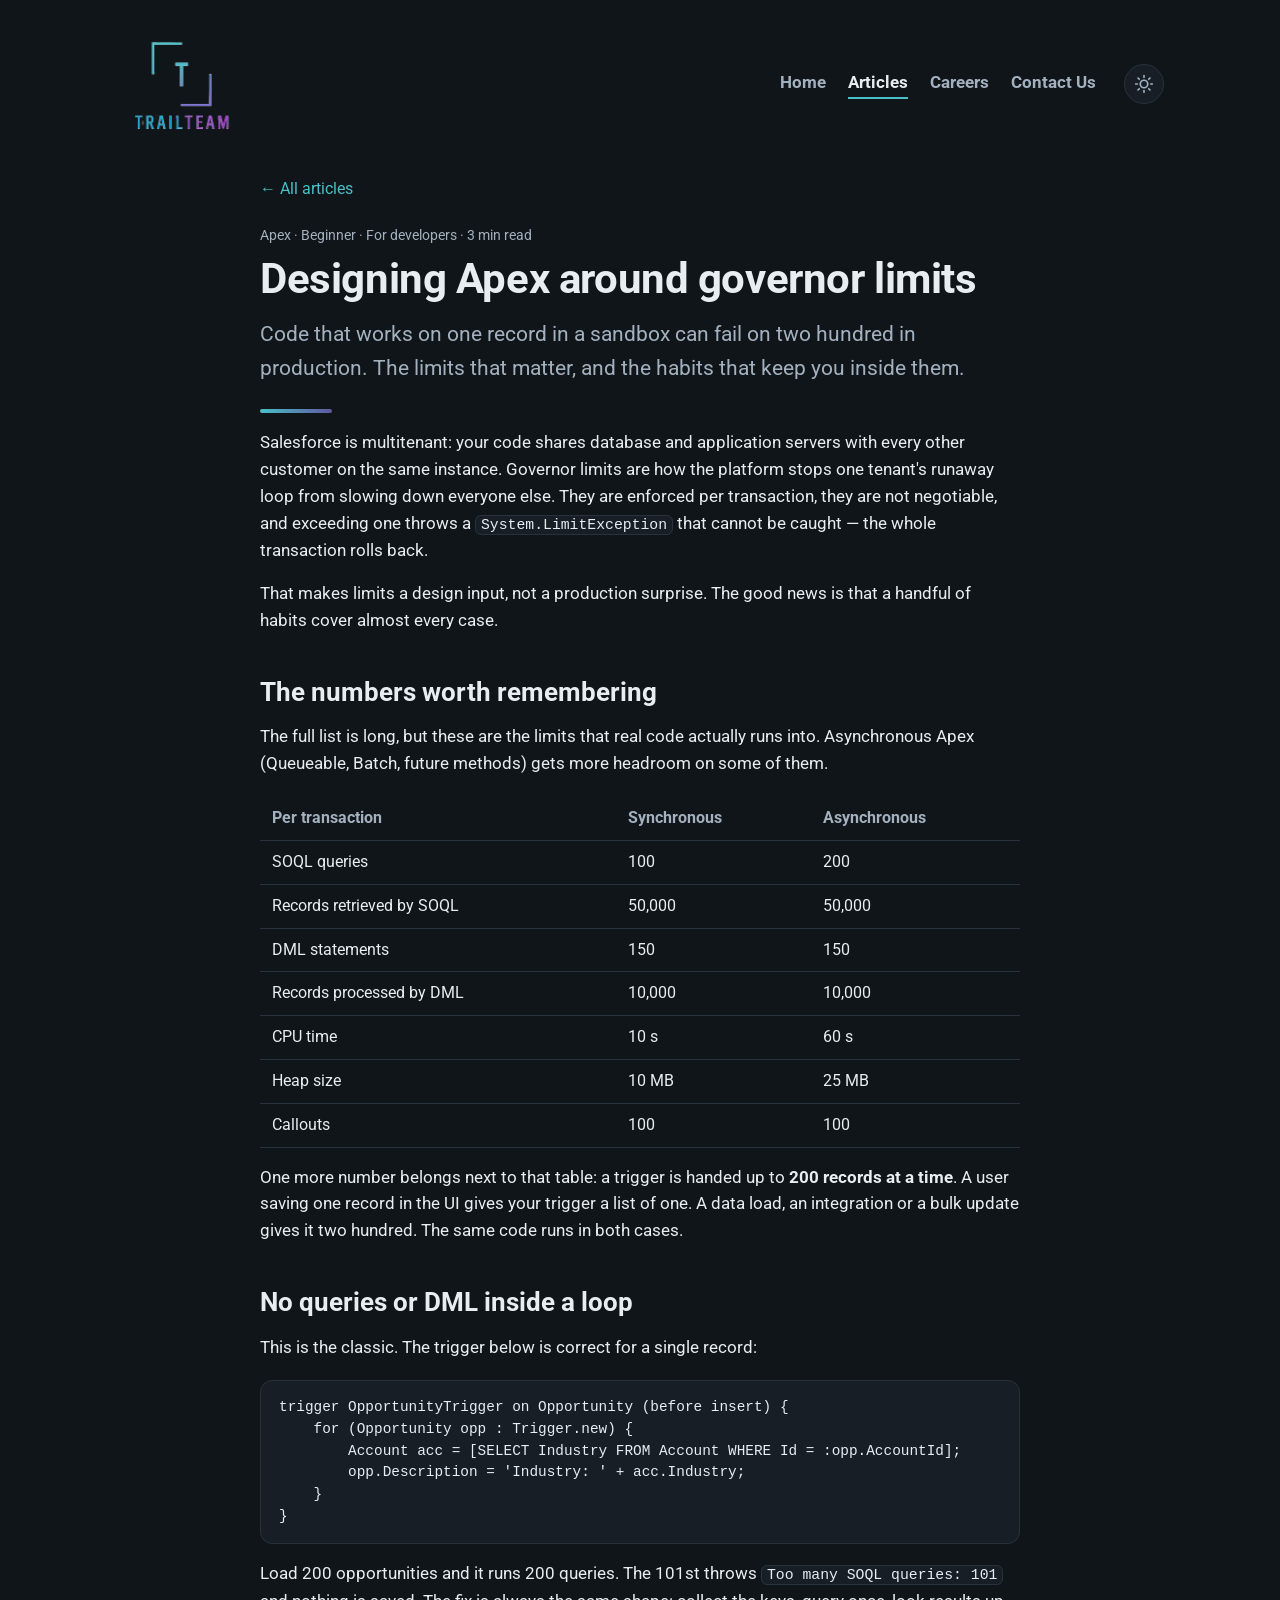
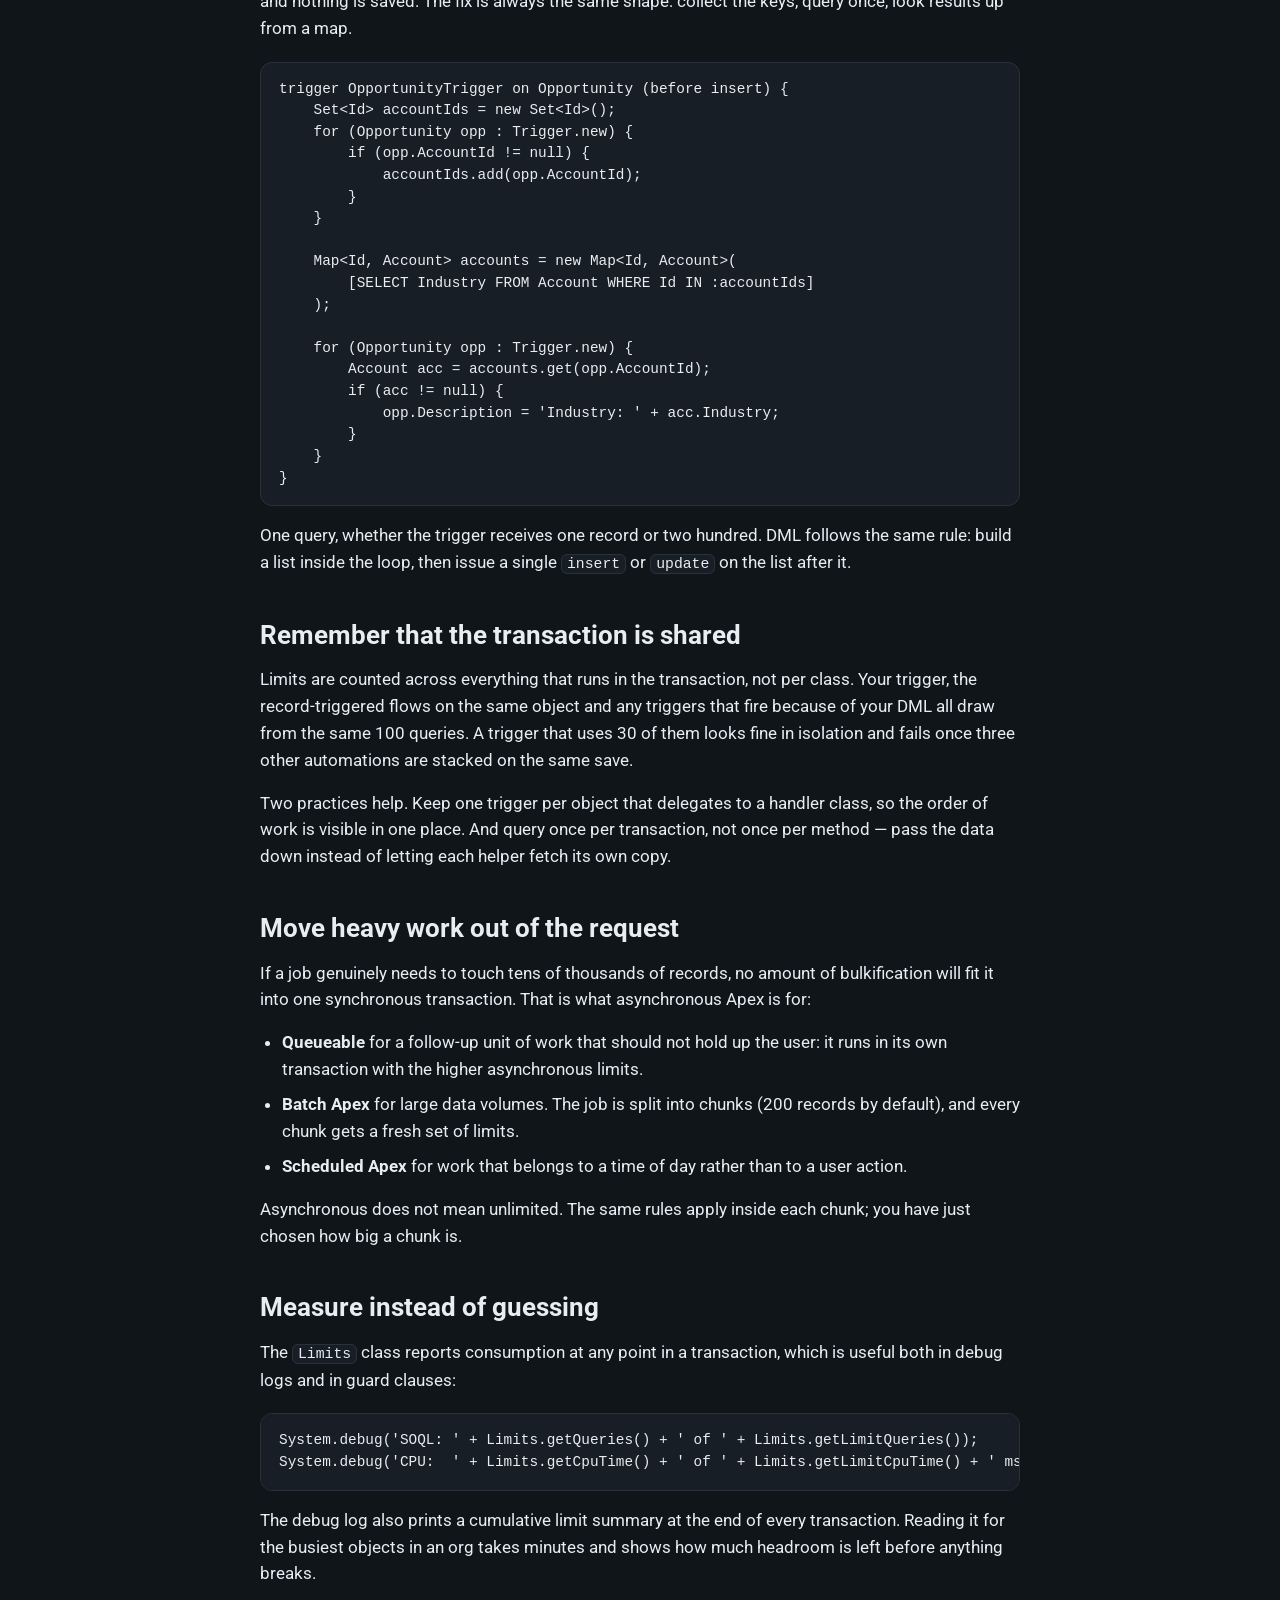
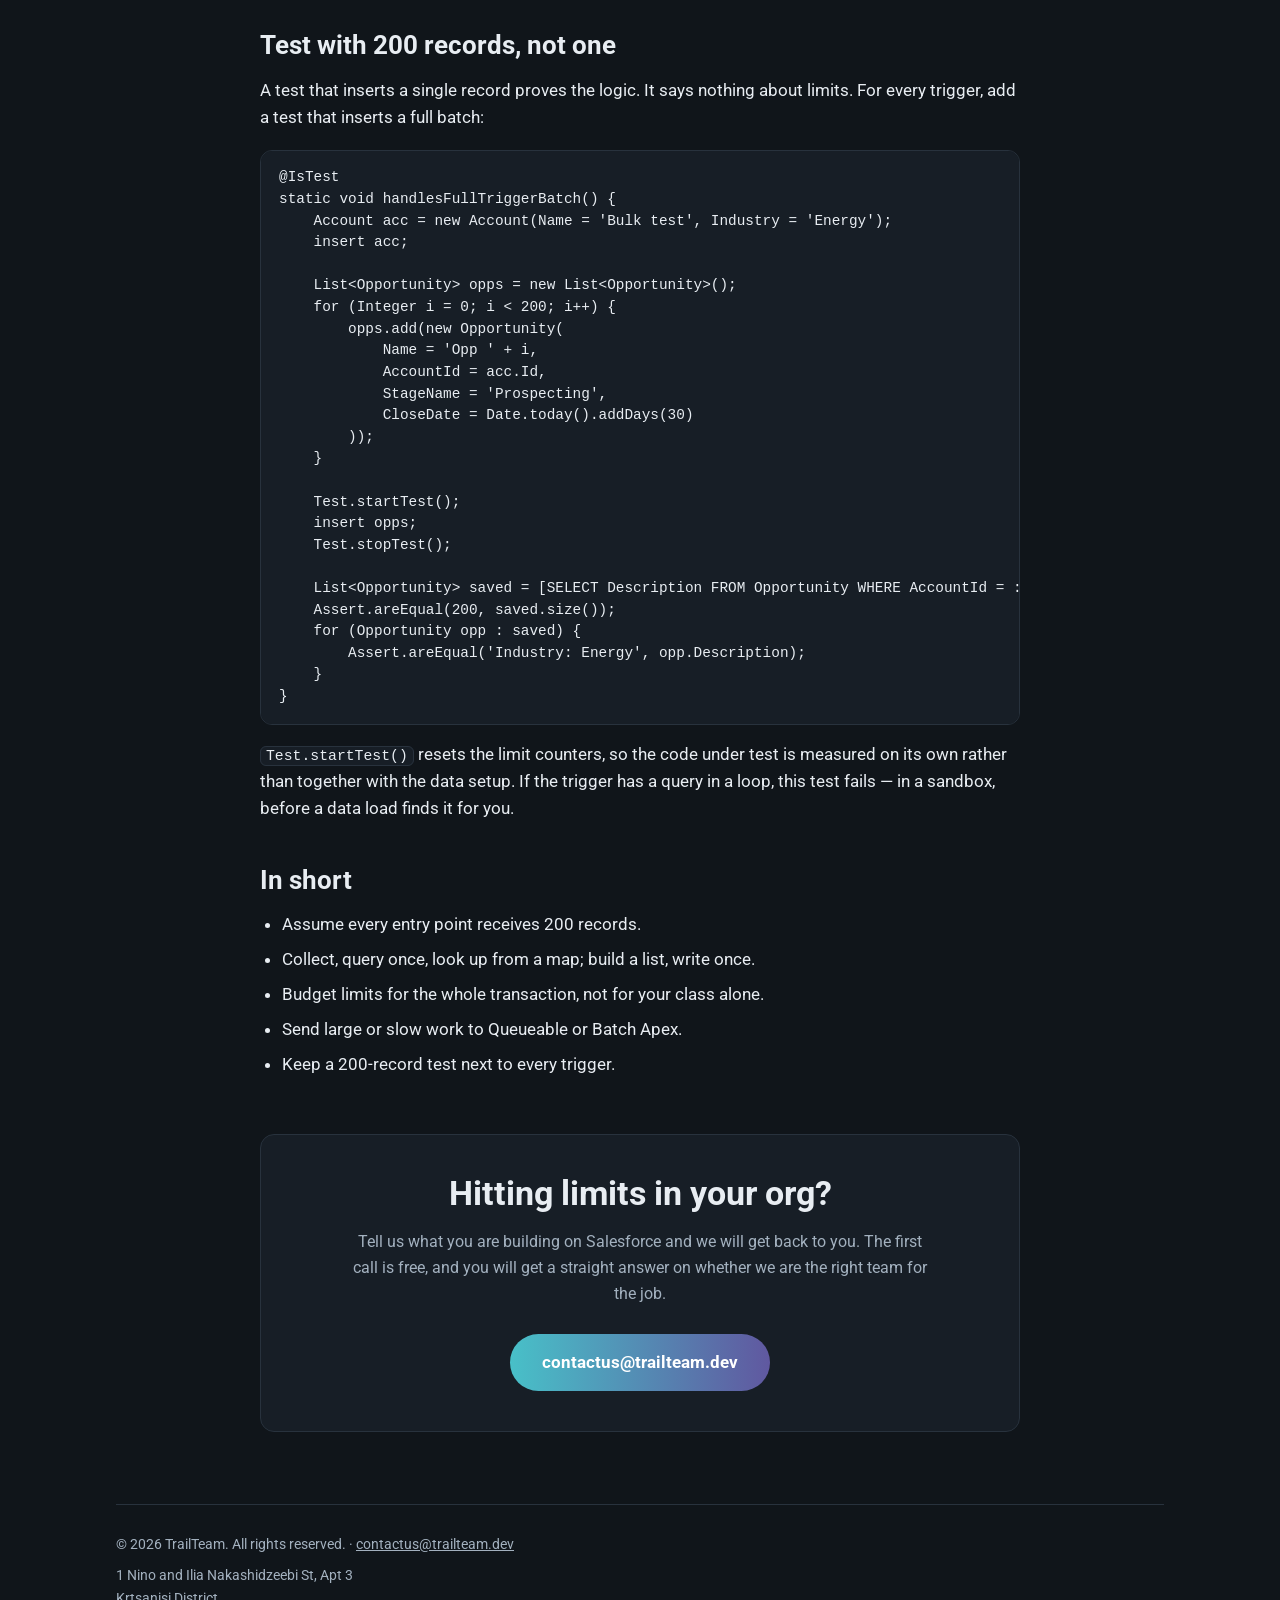
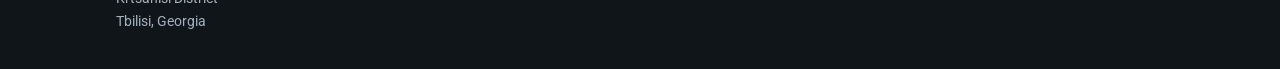
<file: articles/apex-governor-limits.html>
<!DOCTYPE html>
<html lang="en">
<head>
    <meta charset="UTF-8">
    <meta name="viewport" content="width=device-width, initial-scale=1.0">

    <title>Designing Apex around governor limits | TrailTeam</title>
    <meta name="description" content="Code that works on one record in a sandbox can fail on two hundred in production. The Salesforce governor limits that matter, and the habits that keep Apex inside them.">
    <link rel="canonical" href="https://trailteam.dev/articles/apex-governor-limits.html">
    <meta name="theme-color" content="#10151a">
    <link rel="icon" type="image/png" sizes="64x64" href="../images/favicon.png">
    <link rel="apple-touch-icon" sizes="180x180" href="../images/apple-touch-icon.png">

    <meta property="og:type" content="article">
    <meta property="og:url" content="https://trailteam.dev/articles/apex-governor-limits.html">
    <meta property="og:site_name" content="TrailTeam">
    <meta property="og:title" content="Designing Apex around governor limits">
    <meta property="og:description" content="Code that works on one record in a sandbox can fail on two hundred in production. The limits that matter, and the habits that keep you inside them.">
    <meta property="og:image" content="https://trailteam.dev/images/og.png">
    <meta property="og:image:width" content="1200">
    <meta property="og:image:height" content="630">
    <meta name="twitter:card" content="summary_large_image">

    <!-- Applied before first paint so a stored theme choice does not flash. -->
    <script>
        try {
            var stored = localStorage.getItem('theme');
            if (stored === 'light' || stored === 'dark') document.documentElement.dataset.theme = stored;
        } catch (e) {}
    </script>

    <link rel="preconnect" href="https://fonts.googleapis.com">
    <link rel="preconnect" href="https://fonts.gstatic.com" crossorigin>
    <link href="https://fonts.googleapis.com/css2?family=Roboto:wght@300;400;700&display=swap" rel="stylesheet">
    <link rel="stylesheet" href="../site.css">
    <script src="../site.js" defer></script>
</head>
<body>

    <div class="wrap">

        <header class="site-header">
            <a class="brand" href="../" aria-label="TrailTeam home"></a>

            <nav class="site-nav" aria-label="Main">
                <a href="../">Home</a>
                <a href="./" aria-current="true">Articles</a>
                <a href="../careers/">Careers</a>
                <a href="../contact/">Contact Us</a>
            </nav>

            <div class="header-end">
                <button class="theme-toggle" type="button" aria-label="Switch to dark theme">
                    <svg class="icon-moon" viewBox="0 0 24 24" fill="none" stroke="currentColor"
                         stroke-width="2" stroke-linecap="round" stroke-linejoin="round" aria-hidden="true">
                        <path d="M21 12.8A9 9 0 1 1 11.2 3a7 7 0 0 0 9.8 9.8z"></path>
                    </svg>
                    <svg class="icon-sun" viewBox="0 0 24 24" fill="none" stroke="currentColor"
                         stroke-width="2" stroke-linecap="round" stroke-linejoin="round" aria-hidden="true">
                        <circle cx="12" cy="12" r="4.5"></circle>
                        <path d="M12 2v2M12 20v2M4.9 4.9l1.4 1.4M17.7 17.7l1.4 1.4M2 12h2M20 12h2M4.9 19.1l1.4-1.4M17.7 6.3l1.4-1.4"></path>
                    </svg>
                </button>
            </div>
        </header>

        <main class="reading">
            <a class="back" href="./">&larr; All articles</a>

            <article class="prose">
                <p class="meta">Apex &middot; Beginner &middot; For developers &middot; 3 min read</p>
                <h1>Designing Apex around governor limits</h1>
                <p class="lede">
                    Code that works on one record in a sandbox can fail on two hundred in production.
                    The limits that matter, and the habits that keep you inside them.
                </p>
                <div class="rule"></div>

                <p>
                    Salesforce is multitenant: your code shares database and application servers with every
                    other customer on the same instance. Governor limits are how the platform stops one
                    tenant's runaway loop from slowing down everyone else. They are enforced per transaction,
                    they are not negotiable, and exceeding one throws a <code>System.LimitException</code>
                    that cannot be caught &mdash; the whole transaction rolls back.
                </p>
                <p>
                    That makes limits a design input, not a production surprise. The good news is that a
                    handful of habits cover almost every case.
                </p>

                <h2>The numbers worth remembering</h2>
                <p>
                    The full list is long, but these are the limits that real code actually runs into.
                    Asynchronous Apex (Queueable, Batch, future methods) gets more headroom on some of them.
                </p>
                <table>
                    <thead>
                        <tr><th scope="col">Per transaction</th><th scope="col">Synchronous</th><th scope="col">Asynchronous</th></tr>
                    </thead>
                    <tbody>
                        <tr><td>SOQL queries</td><td>100</td><td>200</td></tr>
                        <tr><td>Records retrieved by SOQL</td><td>50,000</td><td>50,000</td></tr>
                        <tr><td>DML statements</td><td>150</td><td>150</td></tr>
                        <tr><td>Records processed by DML</td><td>10,000</td><td>10,000</td></tr>
                        <tr><td>CPU time</td><td>10 s</td><td>60 s</td></tr>
                        <tr><td>Heap size</td><td>10 MB</td><td>25 MB</td></tr>
                        <tr><td>Callouts</td><td>100</td><td>100</td></tr>
                    </tbody>
                </table>
                <p>
                    One more number belongs next to that table: a trigger is handed up to
                    <strong>200 records at a time</strong>. A user saving one record in the UI gives your
                    trigger a list of one. A data load, an integration or a bulk update gives it two hundred.
                    The same code runs in both cases.
                </p>

                <h2>No queries or DML inside a loop</h2>
                <p>This is the classic. The trigger below is correct for a single record:</p>
<pre><code>trigger OpportunityTrigger on Opportunity (before insert) {
    for (Opportunity opp : Trigger.new) {
        Account acc = [SELECT Industry FROM Account WHERE Id = :opp.AccountId];
        opp.Description = 'Industry: ' + acc.Industry;
    }
}</code></pre>
                <p>
                    Load 200 opportunities and it runs 200 queries. The 101st throws
                    <code>Too many SOQL queries: 101</code> and nothing is saved. The fix is always the same
                    shape: collect the keys, query once, look results up from a map.
                </p>
<pre><code>trigger OpportunityTrigger on Opportunity (before insert) {
    Set&lt;Id&gt; accountIds = new Set&lt;Id&gt;();
    for (Opportunity opp : Trigger.new) {
        if (opp.AccountId != null) {
            accountIds.add(opp.AccountId);
        }
    }

    Map&lt;Id, Account&gt; accounts = new Map&lt;Id, Account&gt;(
        [SELECT Industry FROM Account WHERE Id IN :accountIds]
    );

    for (Opportunity opp : Trigger.new) {
        Account acc = accounts.get(opp.AccountId);
        if (acc != null) {
            opp.Description = 'Industry: ' + acc.Industry;
        }
    }
}</code></pre>
                <p>
                    One query, whether the trigger receives one record or two hundred. DML follows the same
                    rule: build a list inside the loop, then issue a single <code>insert</code> or
                    <code>update</code> on the list after it.
                </p>

                <h2>Remember that the transaction is shared</h2>
                <p>
                    Limits are counted across everything that runs in the transaction, not per class. Your
                    trigger, the record-triggered flows on the same object and any triggers that fire because
                    of your DML all draw from the same 100 queries. A trigger that uses 30 of them looks fine in isolation and fails once three
                    other automations are stacked on the same save.
                </p>
                <p>
                    Two practices help. Keep one trigger per object that delegates to a handler class, so the
                    order of work is visible in one place. And query once per transaction, not once per
                    method &mdash; pass the data down instead of letting each helper fetch its own copy.
                </p>

                <h2>Move heavy work out of the request</h2>
                <p>
                    If a job genuinely needs to touch tens of thousands of records, no amount of bulkification
                    will fit it into one synchronous transaction. That is what asynchronous Apex is for:
                </p>
                <ul>
                    <li>
                        <strong>Queueable</strong> for a follow-up unit of work that should not hold up the
                        user: it runs in its own transaction with the higher asynchronous limits.
                    </li>
                    <li>
                        <strong>Batch Apex</strong> for large data volumes. The job is split into chunks
                        (200 records by default), and every chunk gets a fresh set of limits.
                    </li>
                    <li>
                        <strong>Scheduled Apex</strong> for work that belongs to a time of day rather than
                        to a user action.
                    </li>
                </ul>
                <p>
                    Asynchronous does not mean unlimited. The same rules apply inside each chunk; you have
                    just chosen how big a chunk is.
                </p>

                <h2>Measure instead of guessing</h2>
                <p>
                    The <code>Limits</code> class reports consumption at any point in a transaction, which is
                    useful both in debug logs and in guard clauses:
                </p>
<pre><code>System.debug('SOQL: ' + Limits.getQueries() + ' of ' + Limits.getLimitQueries());
System.debug('CPU:  ' + Limits.getCpuTime() + ' of ' + Limits.getLimitCpuTime() + ' ms');</code></pre>
                <p>
                    The debug log also prints a cumulative limit summary at the end of every transaction.
                    Reading it for the busiest objects in an org takes minutes and shows how much headroom is
                    left before anything breaks.
                </p>

                <h2>Test with 200 records, not one</h2>
                <p>
                    A test that inserts a single record proves the logic. It says nothing about limits. For
                    every trigger, add a test that inserts a full batch:
                </p>
<pre><code>@IsTest
static void handlesFullTriggerBatch() {
    Account acc = new Account(Name = 'Bulk test', Industry = 'Energy');
    insert acc;

    List&lt;Opportunity&gt; opps = new List&lt;Opportunity&gt;();
    for (Integer i = 0; i &lt; 200; i++) {
        opps.add(new Opportunity(
            Name = 'Opp ' + i,
            AccountId = acc.Id,
            StageName = 'Prospecting',
            CloseDate = Date.today().addDays(30)
        ));
    }

    Test.startTest();
    insert opps;
    Test.stopTest();

    List&lt;Opportunity&gt; saved = [SELECT Description FROM Opportunity WHERE AccountId = :acc.Id];
    Assert.areEqual(200, saved.size());
    for (Opportunity opp : saved) {
        Assert.areEqual('Industry: Energy', opp.Description);
    }
}</code></pre>
                <p>
                    <code>Test.startTest()</code> resets the limit counters, so the code under test is
                    measured on its own rather than together with the data setup. If the trigger has a query
                    in a loop, this test fails &mdash; in a sandbox, before a data load finds it for you.
                </p>

                <h2>In short</h2>
                <ul>
                    <li>Assume every entry point receives 200 records.</li>
                    <li>Collect, query once, look up from a map; build a list, write once.</li>
                    <li>Budget limits for the whole transaction, not for your class alone.</li>
                    <li>Send large or slow work to Queueable or Batch Apex.</li>
                    <li>Keep a 200-record test next to every trigger.</li>
                </ul>
            </article>

            <section class="panel contact">
                <h2>Hitting limits in your org?</h2>
                <p>
                    Tell us what you are building on Salesforce and we will get back to you. The first call is
                    free, and you will get a straight answer on whether we are the right team for the job.
                </p>
                <a class="btn" href="mailto:contactus@trailteam.dev">contactus@trailteam.dev</a>
            </section>
        </main>

        <footer>
            &copy; 2026 TrailTeam. All rights reserved. &middot;
            <a href="mailto:contactus@trailteam.dev">contactus@trailteam.dev</a>
            <address>1 Nino and Ilia Nakashidzeebi St, Apt 3<br>Krtsanisi District<br>Tbilisi, Georgia</address>
        </footer>

    </div>

</body>
</html>
</file>
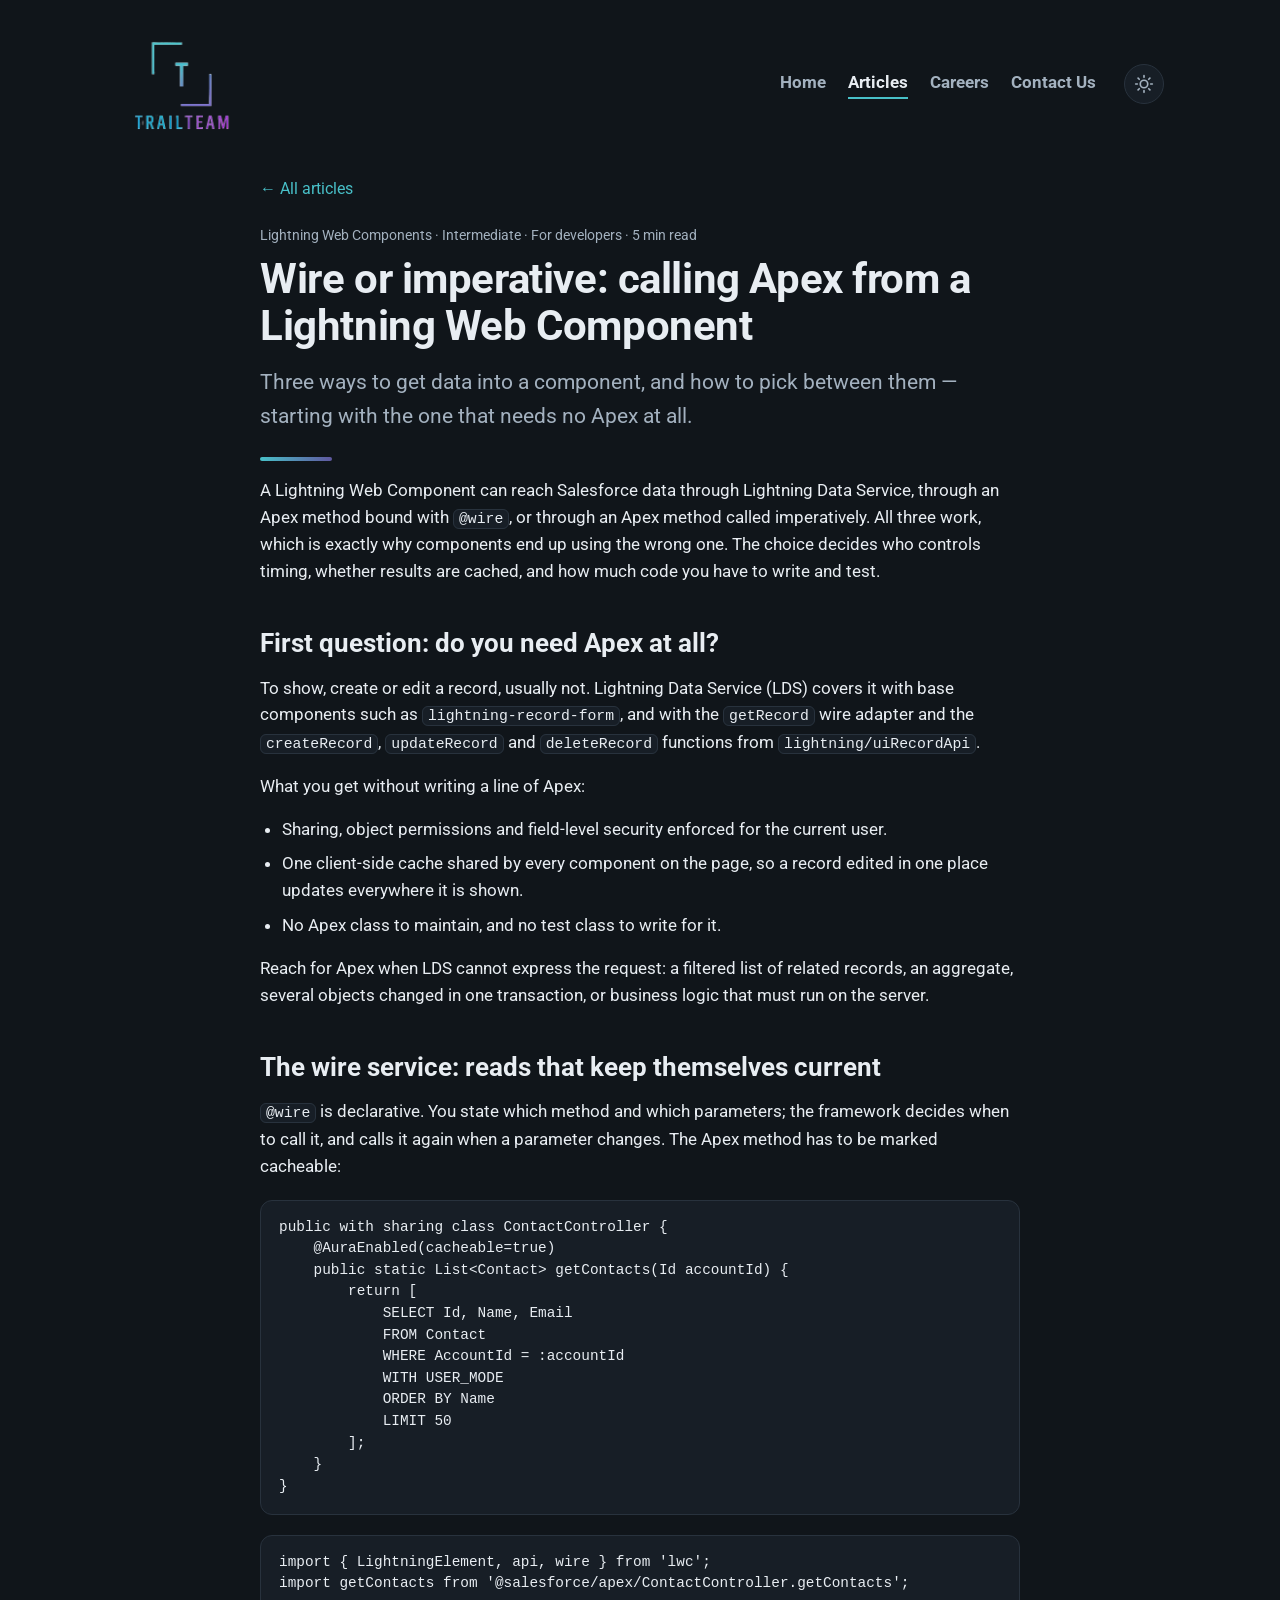
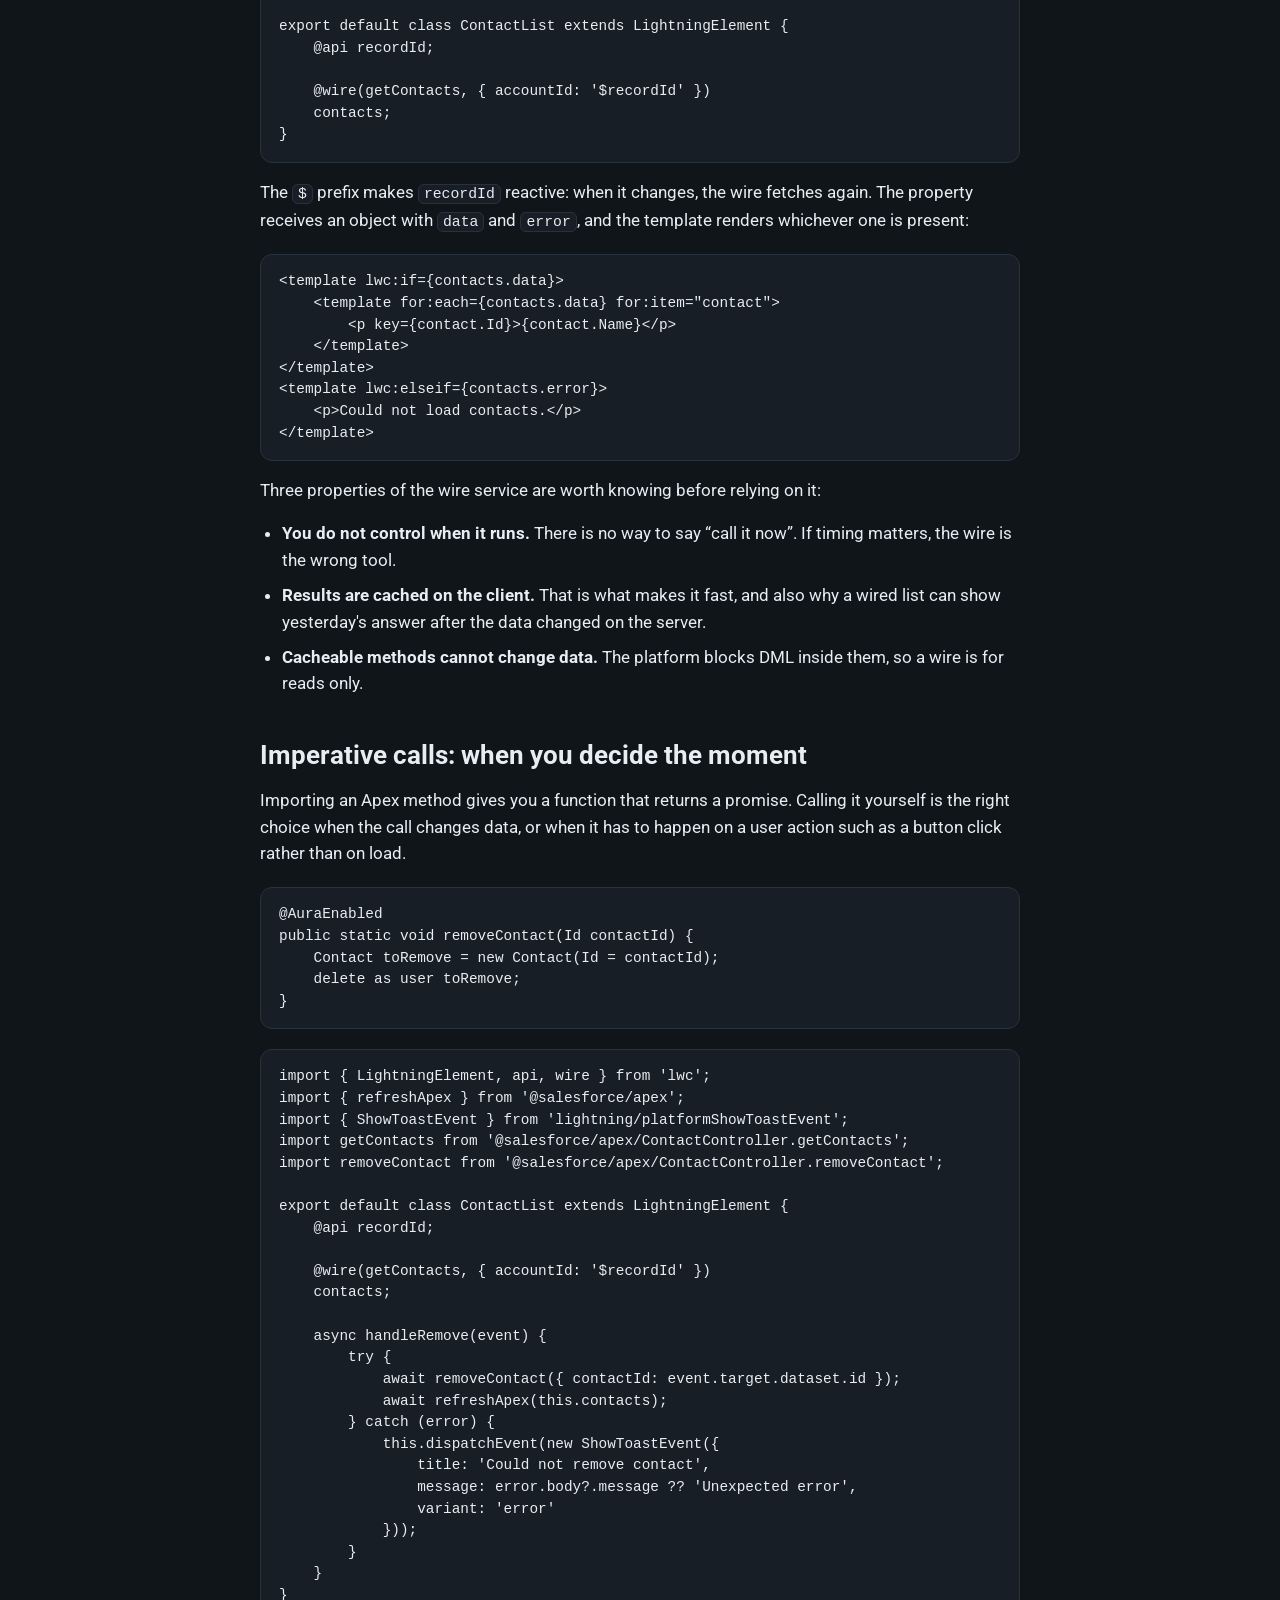
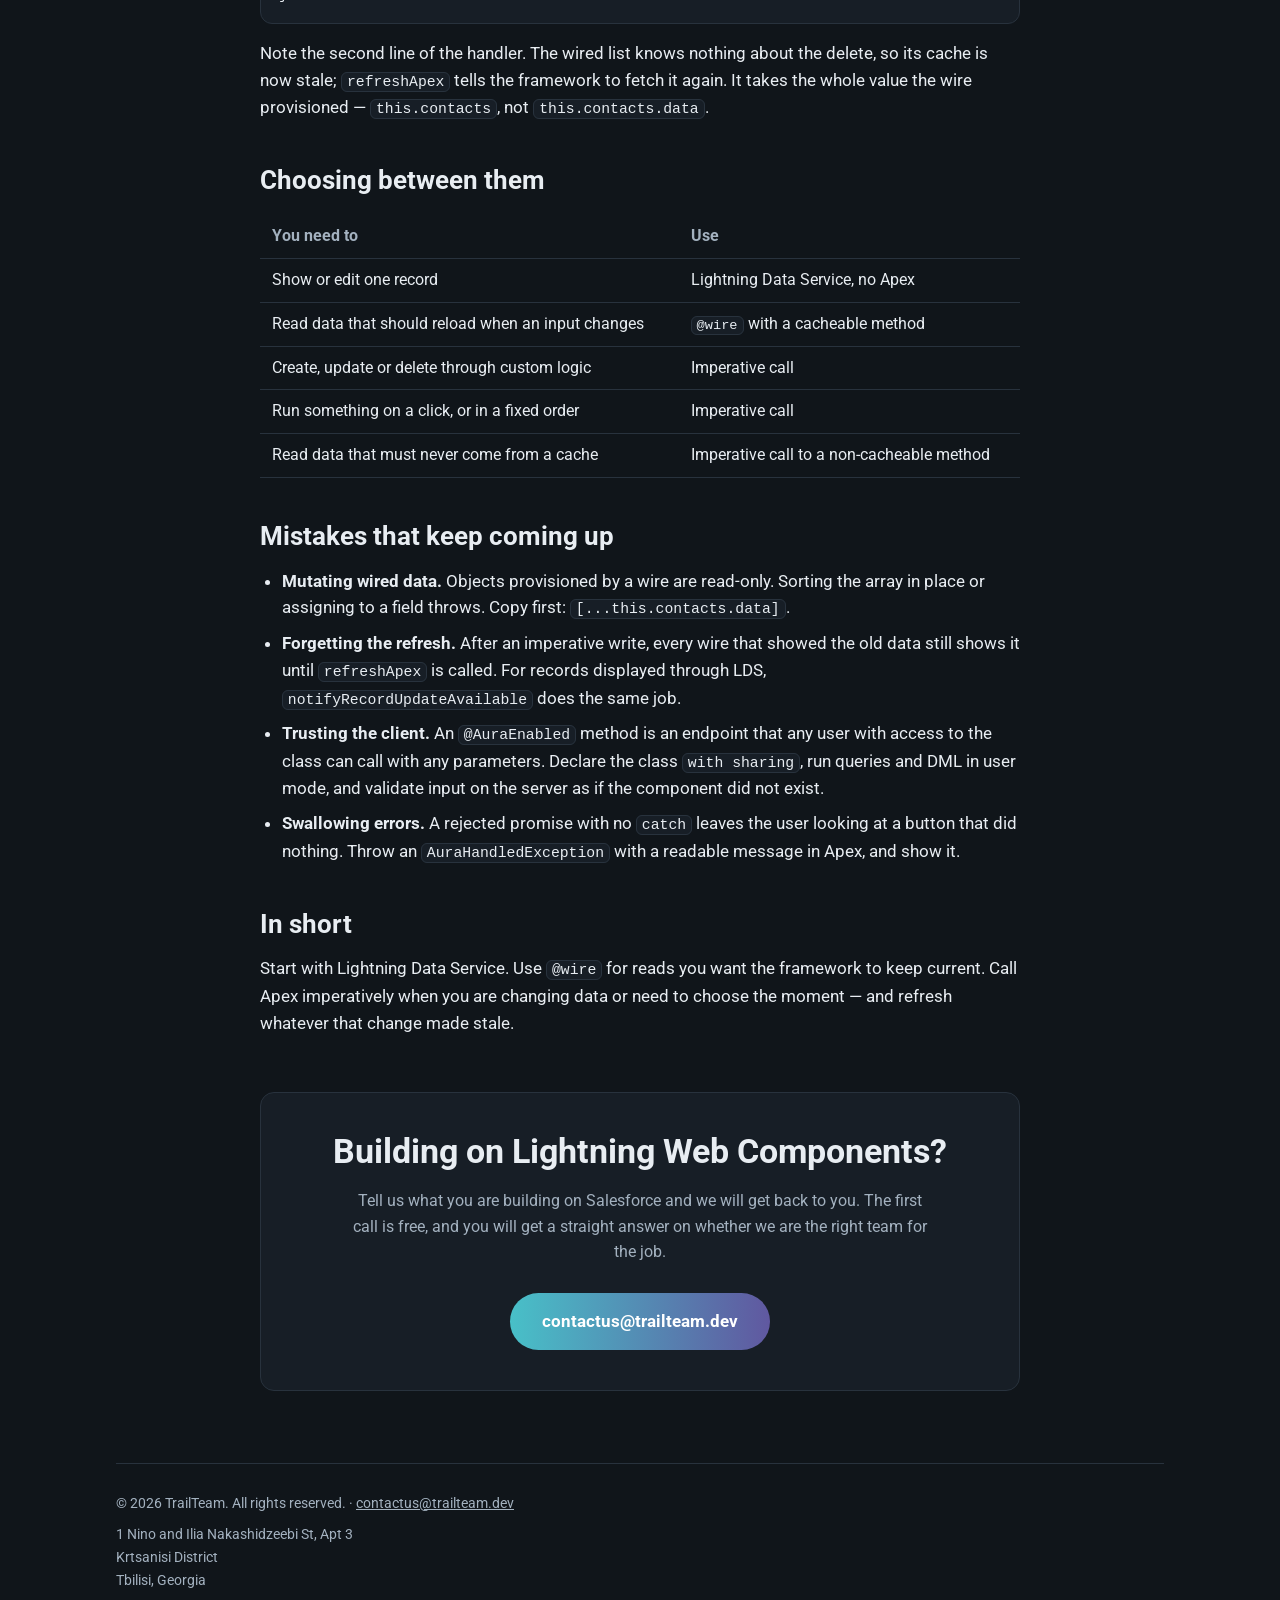
<file: articles/lwc-wire-vs-imperative-apex.html>
<!DOCTYPE html>
<html lang="en">
<head>
    <meta charset="UTF-8">
    <meta name="viewport" content="width=device-width, initial-scale=1.0">

    <title>Wire or imperative: calling Apex from a Lightning Web Component | TrailTeam</title>
    <meta name="description" content="Three ways to get Salesforce data into a Lightning Web Component — Lightning Data Service, the wire service and imperative Apex — and how to pick between them.">
    <link rel="canonical" href="https://trailteam.dev/articles/lwc-wire-vs-imperative-apex.html">
    <meta name="theme-color" content="#10151a">
    <link rel="icon" type="image/png" sizes="64x64" href="../images/favicon.png">
    <link rel="apple-touch-icon" sizes="180x180" href="../images/apple-touch-icon.png">

    <meta property="og:type" content="article">
    <meta property="og:url" content="https://trailteam.dev/articles/lwc-wire-vs-imperative-apex.html">
    <meta property="og:site_name" content="TrailTeam">
    <meta property="og:title" content="Wire or imperative: calling Apex from a Lightning Web Component">
    <meta property="og:description" content="Three ways to get data into a component, and how to pick between them — starting with the one that needs no Apex at all.">
    <meta property="og:image" content="https://trailteam.dev/images/og.png">
    <meta property="og:image:width" content="1200">
    <meta property="og:image:height" content="630">
    <meta name="twitter:card" content="summary_large_image">

    <!-- Applied before first paint so a stored theme choice does not flash. -->
    <script>
        try {
            var stored = localStorage.getItem('theme');
            if (stored === 'light' || stored === 'dark') document.documentElement.dataset.theme = stored;
        } catch (e) {}
    </script>

    <link rel="preconnect" href="https://fonts.googleapis.com">
    <link rel="preconnect" href="https://fonts.gstatic.com" crossorigin>
    <link href="https://fonts.googleapis.com/css2?family=Roboto:wght@300;400;700&display=swap" rel="stylesheet">
    <link rel="stylesheet" href="../site.css">
    <script src="../site.js" defer></script>
</head>
<body>

    <div class="wrap">

        <header class="site-header">
            <a class="brand" href="../" aria-label="TrailTeam home"></a>

            <nav class="site-nav" aria-label="Main">
                <a href="../">Home</a>
                <a href="./" aria-current="true">Articles</a>
                <a href="../careers/">Careers</a>
                <a href="../contact/">Contact Us</a>
            </nav>

            <div class="header-end">
                <button class="theme-toggle" type="button" aria-label="Switch to dark theme">
                    <svg class="icon-moon" viewBox="0 0 24 24" fill="none" stroke="currentColor"
                         stroke-width="2" stroke-linecap="round" stroke-linejoin="round" aria-hidden="true">
                        <path d="M21 12.8A9 9 0 1 1 11.2 3a7 7 0 0 0 9.8 9.8z"></path>
                    </svg>
                    <svg class="icon-sun" viewBox="0 0 24 24" fill="none" stroke="currentColor"
                         stroke-width="2" stroke-linecap="round" stroke-linejoin="round" aria-hidden="true">
                        <circle cx="12" cy="12" r="4.5"></circle>
                        <path d="M12 2v2M12 20v2M4.9 4.9l1.4 1.4M17.7 17.7l1.4 1.4M2 12h2M20 12h2M4.9 19.1l1.4-1.4M17.7 6.3l1.4-1.4"></path>
                    </svg>
                </button>
            </div>
        </header>

        <main class="reading">
            <a class="back" href="./">&larr; All articles</a>

            <article class="prose">
                <p class="meta">Lightning Web Components &middot; Intermediate &middot; For developers &middot; 5 min read</p>
                <h1>Wire or imperative: calling Apex from a Lightning Web Component</h1>
                <p class="lede">
                    Three ways to get data into a component, and how to pick between them &mdash; starting
                    with the one that needs no Apex at all.
                </p>
                <div class="rule"></div>

                <p>
                    A Lightning Web Component can reach Salesforce data through Lightning Data Service,
                    through an Apex method bound with <code>@wire</code>, or through an Apex method called
                    imperatively. All three work, which is exactly why components end up using the wrong
                    one. The choice decides who controls timing, whether results are cached, and how much
                    code you have to write and test.
                </p>

                <h2>First question: do you need Apex at all?</h2>
                <p>
                    To show, create or edit a record, usually not. Lightning Data Service (LDS) covers it
                    with base components such as <code>lightning-record-form</code>, and with the
                    <code>getRecord</code> wire adapter and the <code>createRecord</code>,
                    <code>updateRecord</code> and <code>deleteRecord</code> functions from
                    <code>lightning/uiRecordApi</code>.
                </p>
                <p>What you get without writing a line of Apex:</p>
                <ul>
                    <li>Sharing, object permissions and field-level security enforced for the current user.</li>
                    <li>One client-side cache shared by every component on the page, so a record edited in one place updates everywhere it is shown.</li>
                    <li>No Apex class to maintain, and no test class to write for it.</li>
                </ul>
                <p>
                    Reach for Apex when LDS cannot express the request: a filtered list of related records,
                    an aggregate, several objects changed in one transaction, or business logic that must
                    run on the server.
                </p>

                <h2>The wire service: reads that keep themselves current</h2>
                <p>
                    <code>@wire</code> is declarative. You state which method and which parameters; the
                    framework decides when to call it, and calls it again when a parameter changes. The Apex
                    method has to be marked cacheable:
                </p>
<pre><code>public with sharing class ContactController {
    @AuraEnabled(cacheable=true)
    public static List&lt;Contact&gt; getContacts(Id accountId) {
        return [
            SELECT Id, Name, Email
            FROM Contact
            WHERE AccountId = :accountId
            WITH USER_MODE
            ORDER BY Name
            LIMIT 50
        ];
    }
}</code></pre>
<pre><code>import { LightningElement, api, wire } from 'lwc';
import getContacts from '@salesforce/apex/ContactController.getContacts';

export default class ContactList extends LightningElement {
    @api recordId;

    @wire(getContacts, { accountId: '$recordId' })
    contacts;
}</code></pre>
                <p>
                    The <code>$</code> prefix makes <code>recordId</code> reactive: when it changes, the
                    wire fetches again. The property receives an object with <code>data</code> and
                    <code>error</code>, and the template renders whichever one is present:
                </p>
<pre><code>&lt;template lwc:if={contacts.data}&gt;
    &lt;template for:each={contacts.data} for:item="contact"&gt;
        &lt;p key={contact.Id}&gt;{contact.Name}&lt;/p&gt;
    &lt;/template&gt;
&lt;/template&gt;
&lt;template lwc:elseif={contacts.error}&gt;
    &lt;p&gt;Could not load contacts.&lt;/p&gt;
&lt;/template&gt;</code></pre>
                <p>Three properties of the wire service are worth knowing before relying on it:</p>
                <ul>
                    <li><strong>You do not control when it runs.</strong> There is no way to say &ldquo;call it now&rdquo;. If timing matters, the wire is the wrong tool.</li>
                    <li><strong>Results are cached on the client.</strong> That is what makes it fast, and also why a wired list can show yesterday's answer after the data changed on the server.</li>
                    <li><strong>Cacheable methods cannot change data.</strong> The platform blocks DML inside them, so a wire is for reads only.</li>
                </ul>

                <h2>Imperative calls: when you decide the moment</h2>
                <p>
                    Importing an Apex method gives you a function that returns a promise. Calling it yourself
                    is the right choice when the call changes data, or when it has to happen on a user action
                    such as a button click rather than on load.
                </p>
<pre><code>@AuraEnabled
public static void removeContact(Id contactId) {
    Contact toRemove = new Contact(Id = contactId);
    delete as user toRemove;
}</code></pre>
<pre><code>import { LightningElement, api, wire } from 'lwc';
import { refreshApex } from '@salesforce/apex';
import { ShowToastEvent } from 'lightning/platformShowToastEvent';
import getContacts from '@salesforce/apex/ContactController.getContacts';
import removeContact from '@salesforce/apex/ContactController.removeContact';

export default class ContactList extends LightningElement {
    @api recordId;

    @wire(getContacts, { accountId: '$recordId' })
    contacts;

    async handleRemove(event) {
        try {
            await removeContact({ contactId: event.target.dataset.id });
            await refreshApex(this.contacts);
        } catch (error) {
            this.dispatchEvent(new ShowToastEvent({
                title: 'Could not remove contact',
                message: error.body?.message ?? 'Unexpected error',
                variant: 'error'
            }));
        }
    }
}</code></pre>
                <p>
                    Note the second line of the handler. The wired list knows nothing about the delete, so
                    its cache is now stale; <code>refreshApex</code> tells the framework to fetch it again.
                    It takes the whole value the wire provisioned &mdash; <code>this.contacts</code>, not
                    <code>this.contacts.data</code>.
                </p>

                <h2>Choosing between them</h2>
                <table>
                    <thead>
                        <tr><th scope="col">You need to</th><th scope="col">Use</th></tr>
                    </thead>
                    <tbody>
                        <tr><td>Show or edit one record</td><td>Lightning Data Service, no Apex</td></tr>
                        <tr><td>Read data that should reload when an input changes</td><td><code>@wire</code> with a cacheable method</td></tr>
                        <tr><td>Create, update or delete through custom logic</td><td>Imperative call</td></tr>
                        <tr><td>Run something on a click, or in a fixed order</td><td>Imperative call</td></tr>
                        <tr><td>Read data that must never come from a cache</td><td>Imperative call to a non-cacheable method</td></tr>
                    </tbody>
                </table>

                <h2>Mistakes that keep coming up</h2>
                <ul>
                    <li>
                        <strong>Mutating wired data.</strong> Objects provisioned by a wire are read-only.
                        Sorting the array in place or assigning to a field throws. Copy first:
                        <code>[...this.contacts.data]</code>.
                    </li>
                    <li>
                        <strong>Forgetting the refresh.</strong> After an imperative write, every wire that
                        showed the old data still shows it until <code>refreshApex</code> is called. For
                        records displayed through LDS, <code>notifyRecordUpdateAvailable</code> does the
                        same job.
                    </li>
                    <li>
                        <strong>Trusting the client.</strong> An <code>@AuraEnabled</code> method is an
                        endpoint that any user with access to the class can call with any parameters. Declare
                        the class <code>with sharing</code>, run queries and DML in user mode, and validate
                        input on the server as if the component did not exist.
                    </li>
                    <li>
                        <strong>Swallowing errors.</strong> A rejected promise with no <code>catch</code>
                        leaves the user looking at a button that did nothing. Throw an
                        <code>AuraHandledException</code> with a readable message in Apex, and show it.
                    </li>
                </ul>

                <h2>In short</h2>
                <p>
                    Start with Lightning Data Service. Use <code>@wire</code> for reads you want the
                    framework to keep current. Call Apex imperatively when you are changing data or need to
                    choose the moment &mdash; and refresh whatever that change made stale.
                </p>
            </article>

            <section class="panel contact">
                <h2>Building on Lightning Web Components?</h2>
                <p>
                    Tell us what you are building on Salesforce and we will get back to you. The first call is
                    free, and you will get a straight answer on whether we are the right team for the job.
                </p>
                <a class="btn" href="mailto:contactus@trailteam.dev">contactus@trailteam.dev</a>
            </section>
        </main>

        <footer>
            &copy; 2026 TrailTeam. All rights reserved. &middot;
            <a href="mailto:contactus@trailteam.dev">contactus@trailteam.dev</a>
            <address>1 Nino and Ilia Nakashidzeebi St, Apt 3<br>Krtsanisi District<br>Tbilisi, Georgia</address>
        </footer>

    </div>

</body>
</html>
</file>
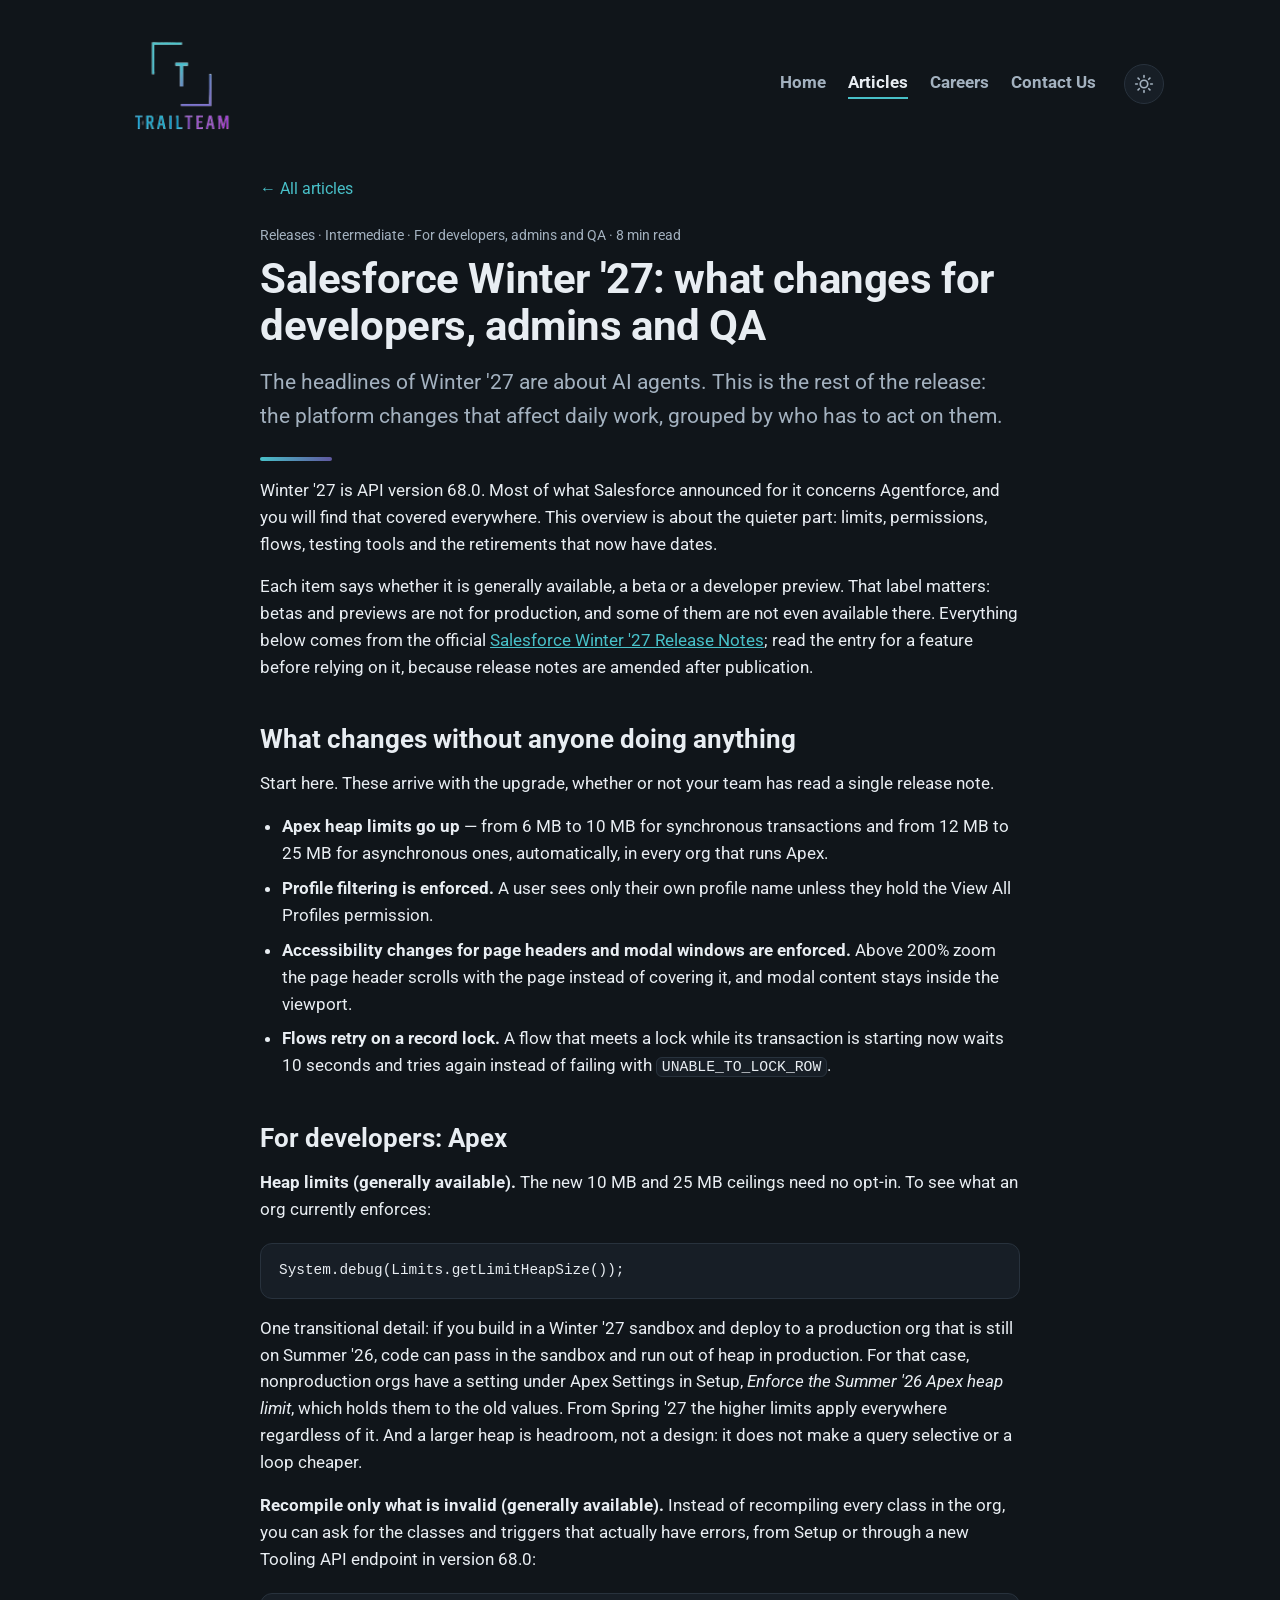
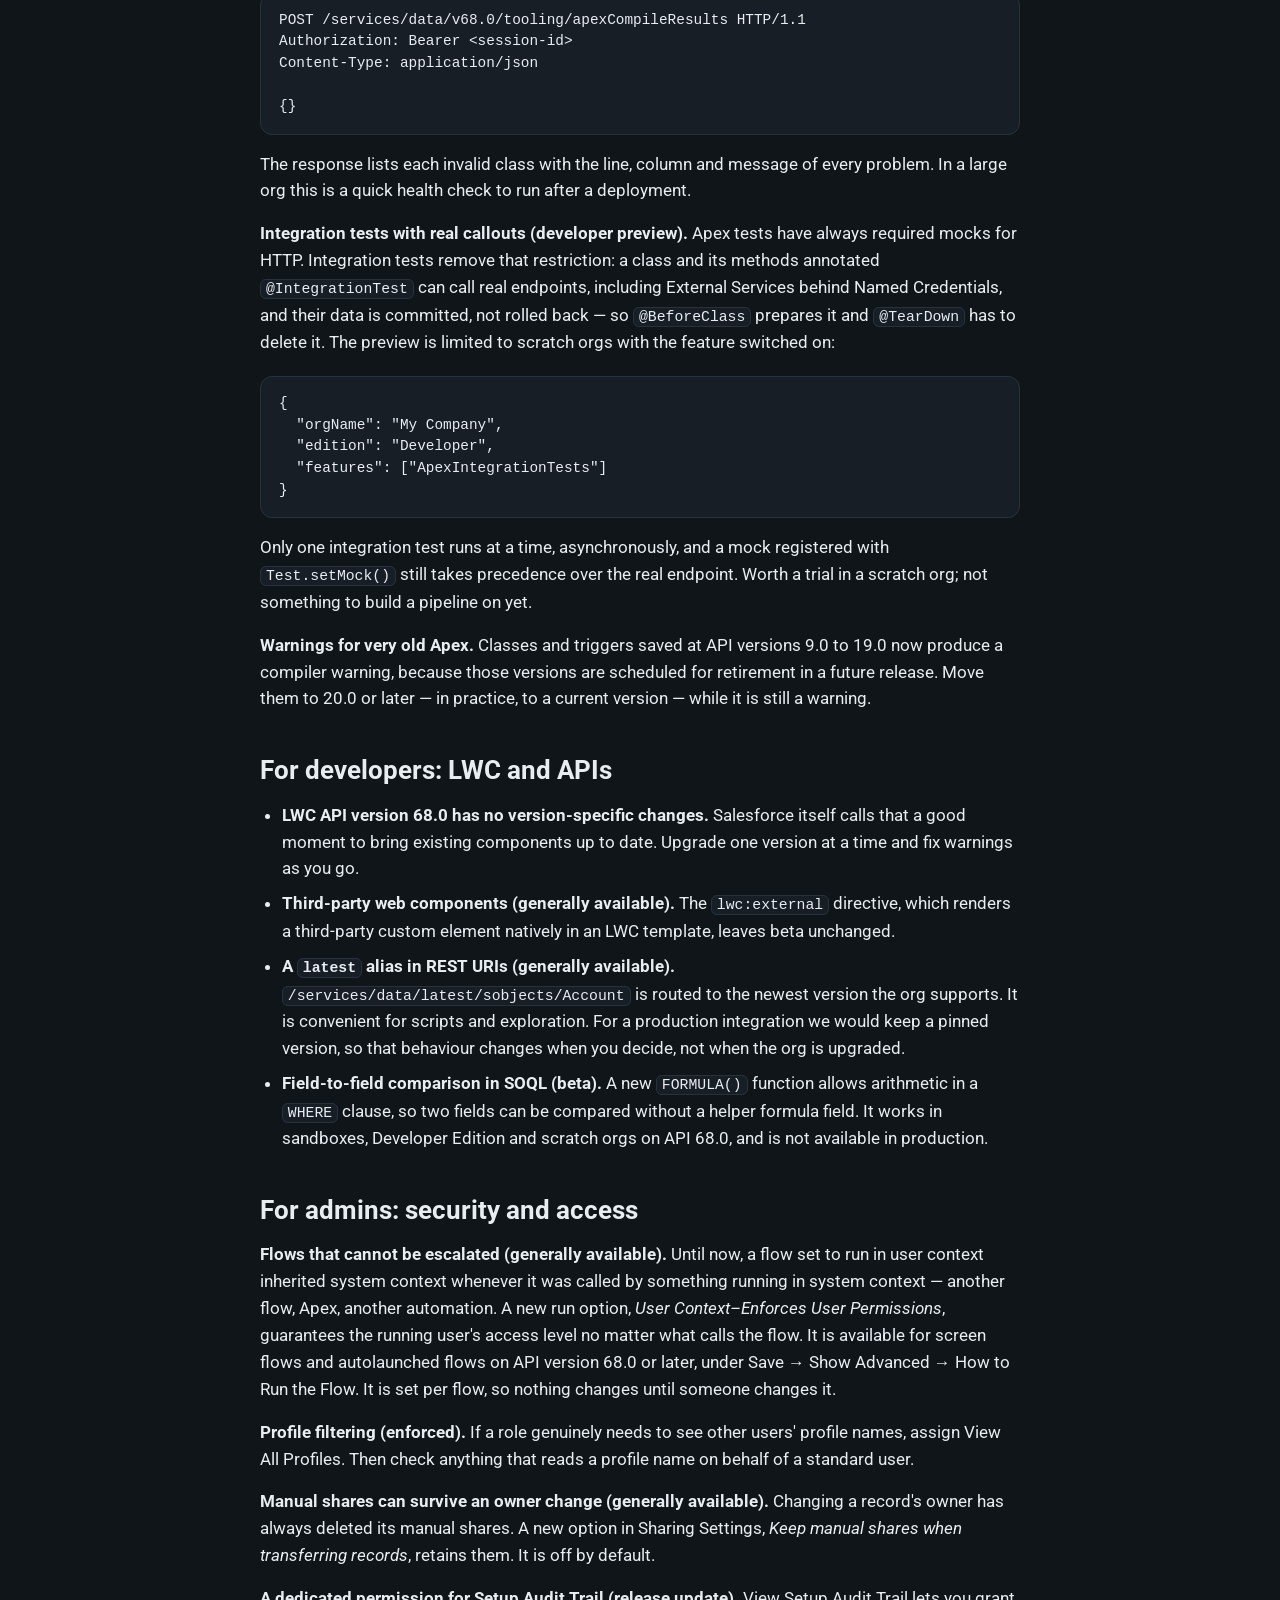
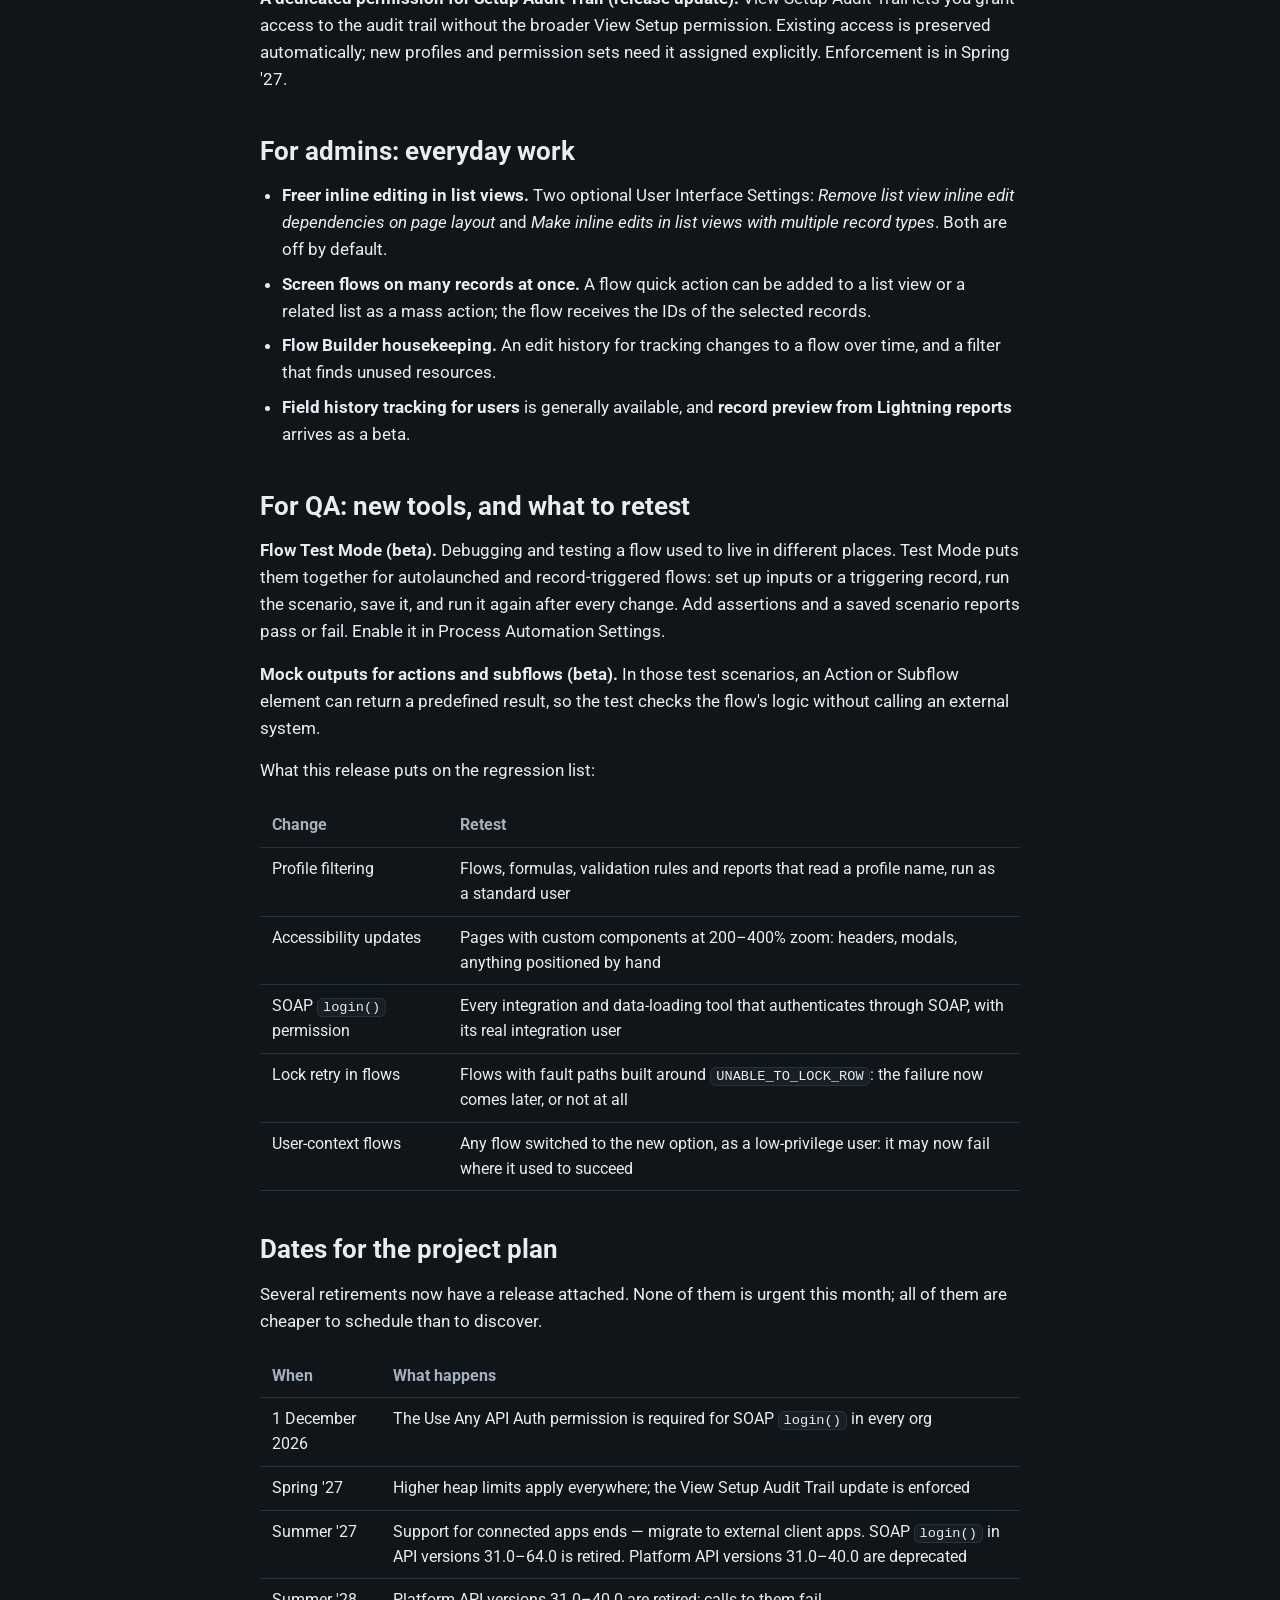
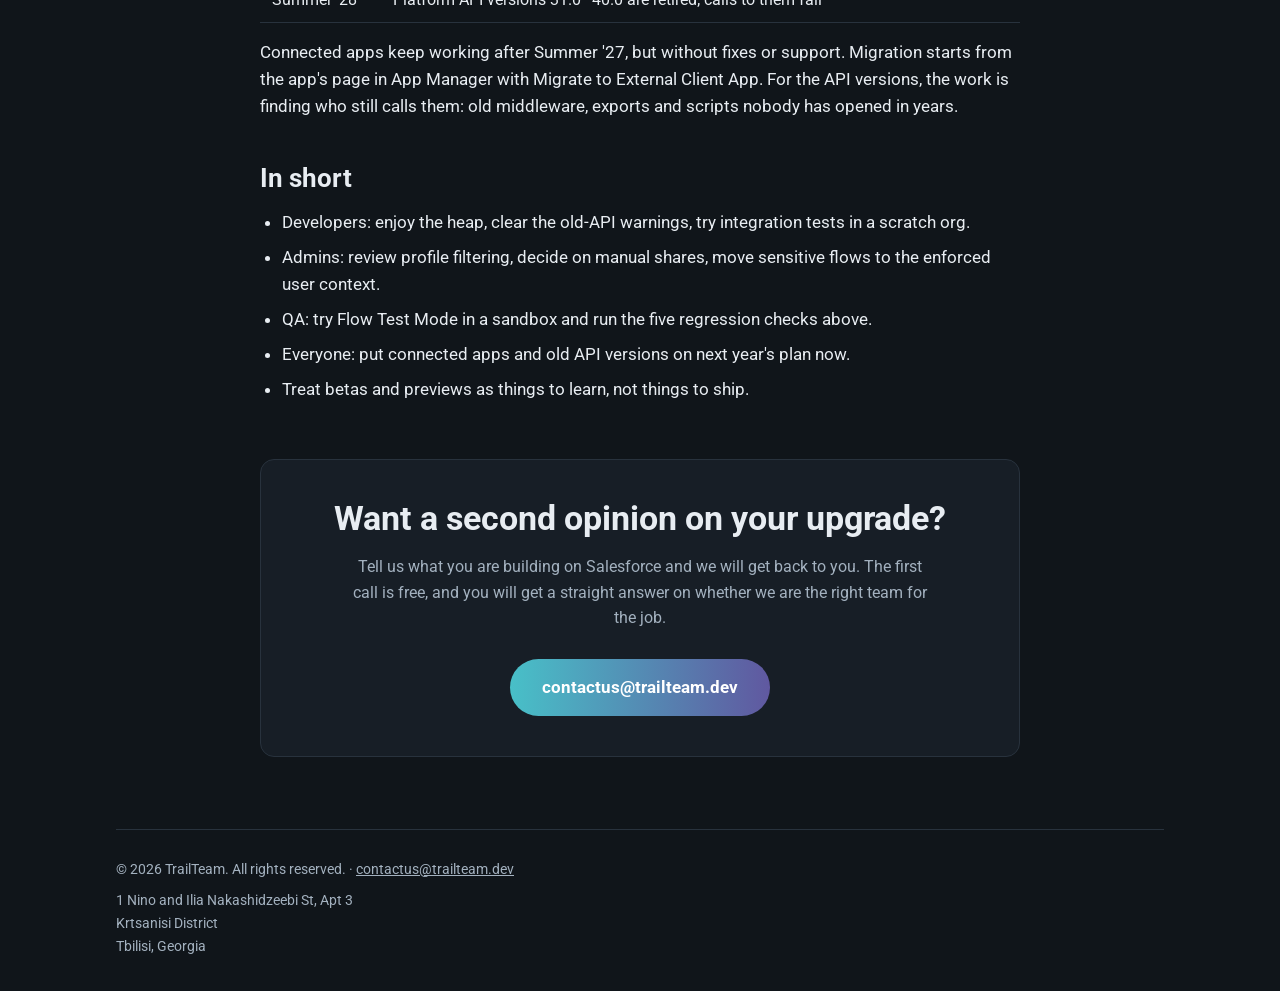
<file: articles/salesforce-winter-27-release.html>
<!DOCTYPE html>
<html lang="en">
<head>
    <meta charset="UTF-8">
    <meta name="viewport" content="width=device-width, initial-scale=1.0">

    <title>Salesforce Winter '27: what changes for developers, admins and QA | TrailTeam</title>
    <meta name="description" content="Salesforce Winter '27 (API 68.0) for developers, admins and QA: higher Apex heap limits, user-context flows, Flow Test Mode, enforced updates and retirements.">
    <link rel="canonical" href="https://trailteam.dev/articles/salesforce-winter-27-release.html">
    <meta name="theme-color" content="#10151a">
    <link rel="icon" type="image/png" sizes="64x64" href="../images/favicon.png">
    <link rel="apple-touch-icon" sizes="180x180" href="../images/apple-touch-icon.png">

    <meta property="og:type" content="article">
    <meta property="og:url" content="https://trailteam.dev/articles/salesforce-winter-27-release.html">
    <meta property="og:site_name" content="TrailTeam">
    <meta property="og:title" content="Salesforce Winter '27: what changes for developers, admins and QA">
    <meta property="og:description" content="The headlines of Winter '27 are about AI agents. This is the rest of the release: the platform changes that affect daily work, grouped by who has to act on them.">
    <meta property="og:image" content="https://trailteam.dev/images/og.png">
    <meta property="og:image:width" content="1200">
    <meta property="og:image:height" content="630">
    <meta name="twitter:card" content="summary_large_image">

    <!-- Applied before first paint so a stored theme choice does not flash. -->
    <script>
        try {
            var stored = localStorage.getItem('theme');
            if (stored === 'light' || stored === 'dark') document.documentElement.dataset.theme = stored;
        } catch (e) {}
    </script>

    <link rel="preconnect" href="https://fonts.googleapis.com">
    <link rel="preconnect" href="https://fonts.gstatic.com" crossorigin>
    <link href="https://fonts.googleapis.com/css2?family=Roboto:wght@300;400;700&display=swap" rel="stylesheet">
    <link rel="stylesheet" href="../site.css">
    <script src="../site.js" defer></script>
</head>
<body>

    <div class="wrap">

        <header class="site-header">
            <a class="brand" href="../" aria-label="TrailTeam home"></a>

            <nav class="site-nav" aria-label="Main">
                <a href="../">Home</a>
                <a href="./" aria-current="true">Articles</a>
                <a href="../careers/">Careers</a>
                <a href="../contact/">Contact Us</a>
            </nav>

            <div class="header-end">
                <button class="theme-toggle" type="button" aria-label="Switch to dark theme">
                    <svg class="icon-moon" viewBox="0 0 24 24" fill="none" stroke="currentColor"
                         stroke-width="2" stroke-linecap="round" stroke-linejoin="round" aria-hidden="true">
                        <path d="M21 12.8A9 9 0 1 1 11.2 3a7 7 0 0 0 9.8 9.8z"></path>
                    </svg>
                    <svg class="icon-sun" viewBox="0 0 24 24" fill="none" stroke="currentColor"
                         stroke-width="2" stroke-linecap="round" stroke-linejoin="round" aria-hidden="true">
                        <circle cx="12" cy="12" r="4.5"></circle>
                        <path d="M12 2v2M12 20v2M4.9 4.9l1.4 1.4M17.7 17.7l1.4 1.4M2 12h2M20 12h2M4.9 19.1l1.4-1.4M17.7 6.3l1.4-1.4"></path>
                    </svg>
                </button>
            </div>
        </header>

        <main class="reading">
            <a class="back" href="./">&larr; All articles</a>

            <article class="prose">
                <p class="meta">Releases &middot; Intermediate &middot; For developers, admins and QA &middot; 8 min read</p>
                <h1>Salesforce Winter '27: what changes for developers, admins and QA</h1>
                <p class="lede">
                    The headlines of Winter '27 are about AI agents. This is the rest of the release: the
                    platform changes that affect daily work, grouped by who has to act on them.
                </p>
                <div class="rule"></div>

                <p>
                    Winter '27 is API version 68.0. Most of what Salesforce announced for it concerns
                    Agentforce, and you will find that covered everywhere. This overview is about the
                    quieter part: limits, permissions, flows, testing tools and the retirements that now
                    have dates.
                </p>
                <p>
                    Each item says whether it is generally available, a beta or a developer preview. That
                    label matters: betas and previews are not for production, and some of them are not even
                    available there. Everything below comes from the official
                    <a href="https://help.salesforce.com/s/articleView?id=release-notes.salesforce_release_notes.htm&amp;release=264&amp;type=5">Salesforce Winter '27 Release Notes</a>;
                    read the entry for a feature before relying on it, because release notes are amended
                    after publication.
                </p>

                <h2>What changes without anyone doing anything</h2>
                <p>
                    Start here. These arrive with the upgrade, whether or not your team has read a single
                    release note.
                </p>
                <ul>
                    <li>
                        <strong>Apex heap limits go up</strong> &mdash; from 6 MB to 10 MB for synchronous
                        transactions and from 12 MB to 25 MB for asynchronous ones, automatically, in every
                        org that runs Apex.
                    </li>
                    <li>
                        <strong>Profile filtering is enforced.</strong> A user sees only their own profile
                        name unless they hold the View All Profiles permission.
                    </li>
                    <li>
                        <strong>Accessibility changes for page headers and modal windows are enforced.</strong>
                        Above 200% zoom the page header scrolls with the page instead of covering it, and
                        modal content stays inside the viewport.
                    </li>
                    <li>
                        <strong>Flows retry on a record lock.</strong> A flow that meets a lock while its
                        transaction is starting now waits 10 seconds and tries again instead of failing
                        with <code>UNABLE_TO_LOCK_ROW</code>.
                    </li>
                </ul>

                <h2>For developers: Apex</h2>
                <p>
                    <strong>Heap limits (generally available).</strong> The new 10 MB and 25 MB ceilings
                    need no opt-in. To see what an org currently enforces:
                </p>
<pre><code>System.debug(Limits.getLimitHeapSize());</code></pre>
                <p>
                    One transitional detail: if you build in a Winter '27 sandbox and deploy to a production
                    org that is still on Summer '26, code can pass in the sandbox and run out of heap in
                    production. For that case, nonproduction orgs have a setting under Apex Settings in
                    Setup, <em>Enforce the Summer '26 Apex heap limit</em>, which holds them to the old
                    values. From Spring '27 the higher limits apply everywhere regardless of it. And a
                    larger heap is headroom, not a design: it does not make a query selective or a loop
                    cheaper.
                </p>
                <p>
                    <strong>Recompile only what is invalid (generally available).</strong> Instead of
                    recompiling every class in the org, you can ask for the classes and triggers that
                    actually have errors, from Setup or through a new Tooling API endpoint in version 68.0:
                </p>
<pre><code>POST /services/data/v68.0/tooling/apexCompileResults HTTP/1.1
Authorization: Bearer &lt;session-id&gt;
Content-Type: application/json

{}</code></pre>
                <p>
                    The response lists each invalid class with the line, column and message of every
                    problem. In a large org this is a quick health check to run after a deployment.
                </p>
                <p>
                    <strong>Integration tests with real callouts (developer preview).</strong> Apex tests
                    have always required mocks for HTTP. Integration tests remove that restriction: a class
                    and its methods annotated <code>@IntegrationTest</code> can call real endpoints,
                    including External Services behind Named Credentials, and their data is committed, not
                    rolled back &mdash; so <code>@BeforeClass</code> prepares it and <code>@TearDown</code>
                    has to delete it. The preview is limited to scratch orgs with the feature switched on:
                </p>
<pre><code>{
  "orgName": "My Company",
  "edition": "Developer",
  "features": ["ApexIntegrationTests"]
}</code></pre>
                <p>
                    Only one integration test runs at a time, asynchronously, and a mock registered with
                    <code>Test.setMock()</code> still takes precedence over the real endpoint. Worth a
                    trial in a scratch org; not something to build a pipeline on yet.
                </p>
                <p>
                    <strong>Warnings for very old Apex.</strong> Classes and triggers saved at API versions
                    9.0 to 19.0 now produce a compiler warning, because those versions are scheduled for
                    retirement in a future release. Move them to 20.0 or later &mdash; in practice, to a
                    current version &mdash; while it is still a warning.
                </p>

                <h2>For developers: LWC and APIs</h2>
                <ul>
                    <li>
                        <strong>LWC API version 68.0 has no version-specific changes.</strong> Salesforce
                        itself calls that a good moment to bring existing components up to date. Upgrade
                        one version at a time and fix warnings as you go.
                    </li>
                    <li>
                        <strong>Third-party web components (generally available).</strong> The
                        <code>lwc:external</code> directive, which renders a third-party custom element
                        natively in an LWC template, leaves beta unchanged.
                    </li>
                    <li>
                        <strong>A <code>latest</code> alias in REST URIs (generally available).</strong>
                        <code>/services/data/latest/sobjects/Account</code> is routed to the newest version
                        the org supports. It is convenient for scripts and exploration. For a production
                        integration we would keep a pinned version, so that behaviour changes when you
                        decide, not when the org is upgraded.
                    </li>
                    <li>
                        <strong>Field-to-field comparison in SOQL (beta).</strong> A new
                        <code>FORMULA()</code> function allows arithmetic in a <code>WHERE</code> clause, so
                        two fields can be compared without a helper formula field. It works in sandboxes,
                        Developer Edition and scratch orgs on API 68.0, and is not available in production.
                    </li>
                </ul>

                <h2>For admins: security and access</h2>
                <p>
                    <strong>Flows that cannot be escalated (generally available).</strong> Until now, a flow
                    set to run in user context inherited system context whenever it was called by something
                    running in system context &mdash; another flow, Apex, another automation. A new run
                    option, <em>User Context&ndash;Enforces User Permissions</em>, guarantees the running
                    user's access level no matter what calls the flow. It is available for screen flows and
                    autolaunched flows on API version 68.0 or later, under Save &rarr; Show Advanced &rarr;
                    How to Run the Flow. It is set per flow, so nothing changes until someone changes it.
                </p>
                <p>
                    <strong>Profile filtering (enforced).</strong> If a role genuinely needs to see other
                    users' profile names, assign View All Profiles. Then check anything that reads a profile
                    name on behalf of a standard user.
                </p>
                <p>
                    <strong>Manual shares can survive an owner change (generally available).</strong>
                    Changing a record's owner has always deleted its manual shares. A new option in Sharing
                    Settings, <em>Keep manual shares when transferring records</em>, retains them. It is off
                    by default.
                </p>
                <p>
                    <strong>A dedicated permission for Setup Audit Trail (release update).</strong>
                    View Setup Audit Trail lets you grant access to the audit trail without the broader View
                    Setup permission. Existing access is preserved automatically; new profiles and
                    permission sets need it assigned explicitly. Enforcement is in Spring '27.
                </p>

                <h2>For admins: everyday work</h2>
                <ul>
                    <li>
                        <strong>Freer inline editing in list views.</strong> Two optional User Interface
                        Settings: <em>Remove list view inline edit dependencies on page layout</em> and
                        <em>Make inline edits in list views with multiple record types</em>. Both are off by
                        default.
                    </li>
                    <li>
                        <strong>Screen flows on many records at once.</strong> A flow quick action can be
                        added to a list view or a related list as a mass action; the flow receives the IDs
                        of the selected records.
                    </li>
                    <li>
                        <strong>Flow Builder housekeeping.</strong> An edit history for tracking changes to
                        a flow over time, and a filter that finds unused resources.
                    </li>
                    <li>
                        <strong>Field history tracking for users</strong> is generally available, and
                        <strong>record preview from Lightning reports</strong> arrives as a beta.
                    </li>
                </ul>

                <h2>For QA: new tools, and what to retest</h2>
                <p>
                    <strong>Flow Test Mode (beta).</strong> Debugging and testing a flow used to live in
                    different places. Test Mode puts them together for autolaunched and record-triggered
                    flows: set up inputs or a triggering record, run the scenario, save it, and run it again
                    after every change. Add assertions and a saved scenario reports pass or fail. Enable it
                    in Process Automation Settings.
                </p>
                <p>
                    <strong>Mock outputs for actions and subflows (beta).</strong> In those test scenarios,
                    an Action or Subflow element can return a predefined result, so the test checks the
                    flow's logic without calling an external system.
                </p>
                <p>What this release puts on the regression list:</p>
                <table>
                    <thead>
                        <tr><th scope="col">Change</th><th scope="col">Retest</th></tr>
                    </thead>
                    <tbody>
                        <tr><td>Profile filtering</td><td>Flows, formulas, validation rules and reports that read a profile name, run as a standard user</td></tr>
                        <tr><td>Accessibility updates</td><td>Pages with custom components at 200&ndash;400% zoom: headers, modals, anything positioned by hand</td></tr>
                        <tr><td>SOAP <code>login()</code> permission</td><td>Every integration and data-loading tool that authenticates through SOAP, with its real integration user</td></tr>
                        <tr><td>Lock retry in flows</td><td>Flows with fault paths built around <code>UNABLE_TO_LOCK_ROW</code>: the failure now comes later, or not at all</td></tr>
                        <tr><td>User-context flows</td><td>Any flow switched to the new option, as a low-privilege user: it may now fail where it used to succeed</td></tr>
                    </tbody>
                </table>

                <h2>Dates for the project plan</h2>
                <p>
                    Several retirements now have a release attached. None of them is urgent this month; all
                    of them are cheaper to schedule than to discover.
                </p>
                <table>
                    <thead>
                        <tr><th scope="col">When</th><th scope="col">What happens</th></tr>
                    </thead>
                    <tbody>
                        <tr><td>1 December 2026</td><td>The Use Any API Auth permission is required for SOAP <code>login()</code> in every org</td></tr>
                        <tr><td>Spring '27</td><td>Higher heap limits apply everywhere; the View Setup Audit Trail update is enforced</td></tr>
                        <tr><td>Summer '27</td><td>Support for connected apps ends &mdash; migrate to external client apps. SOAP <code>login()</code> in API versions 31.0&ndash;64.0 is retired. Platform API versions 31.0&ndash;40.0 are deprecated</td></tr>
                        <tr><td>Summer '28</td><td>Platform API versions 31.0&ndash;40.0 are retired; calls to them fail</td></tr>
                    </tbody>
                </table>
                <p>
                    Connected apps keep working after Summer '27, but without fixes or support. Migration
                    starts from the app's page in App Manager with Migrate to External Client App. For the
                    API versions, the work is finding who still calls them: old middleware, exports and
                    scripts nobody has opened in years.
                </p>

                <h2>In short</h2>
                <ul>
                    <li>Developers: enjoy the heap, clear the old-API warnings, try integration tests in a scratch org.</li>
                    <li>Admins: review profile filtering, decide on manual shares, move sensitive flows to the enforced user context.</li>
                    <li>QA: try Flow Test Mode in a sandbox and run the five regression checks above.</li>
                    <li>Everyone: put connected apps and old API versions on next year's plan now.</li>
                    <li>Treat betas and previews as things to learn, not things to ship.</li>
                </ul>
            </article>

            <section class="panel contact">
                <h2>Want a second opinion on your upgrade?</h2>
                <p>
                    Tell us what you are building on Salesforce and we will get back to you. The first call is
                    free, and you will get a straight answer on whether we are the right team for the job.
                </p>
                <a class="btn" href="mailto:contactus@trailteam.dev">contactus@trailteam.dev</a>
            </section>
        </main>

        <footer>
            &copy; 2026 TrailTeam. All rights reserved. &middot;
            <a href="mailto:contactus@trailteam.dev">contactus@trailteam.dev</a>
            <address>1 Nino and Ilia Nakashidzeebi St, Apt 3<br>Krtsanisi District<br>Tbilisi, Georgia</address>
        </footer>

    </div>

</body>
</html>
</file>
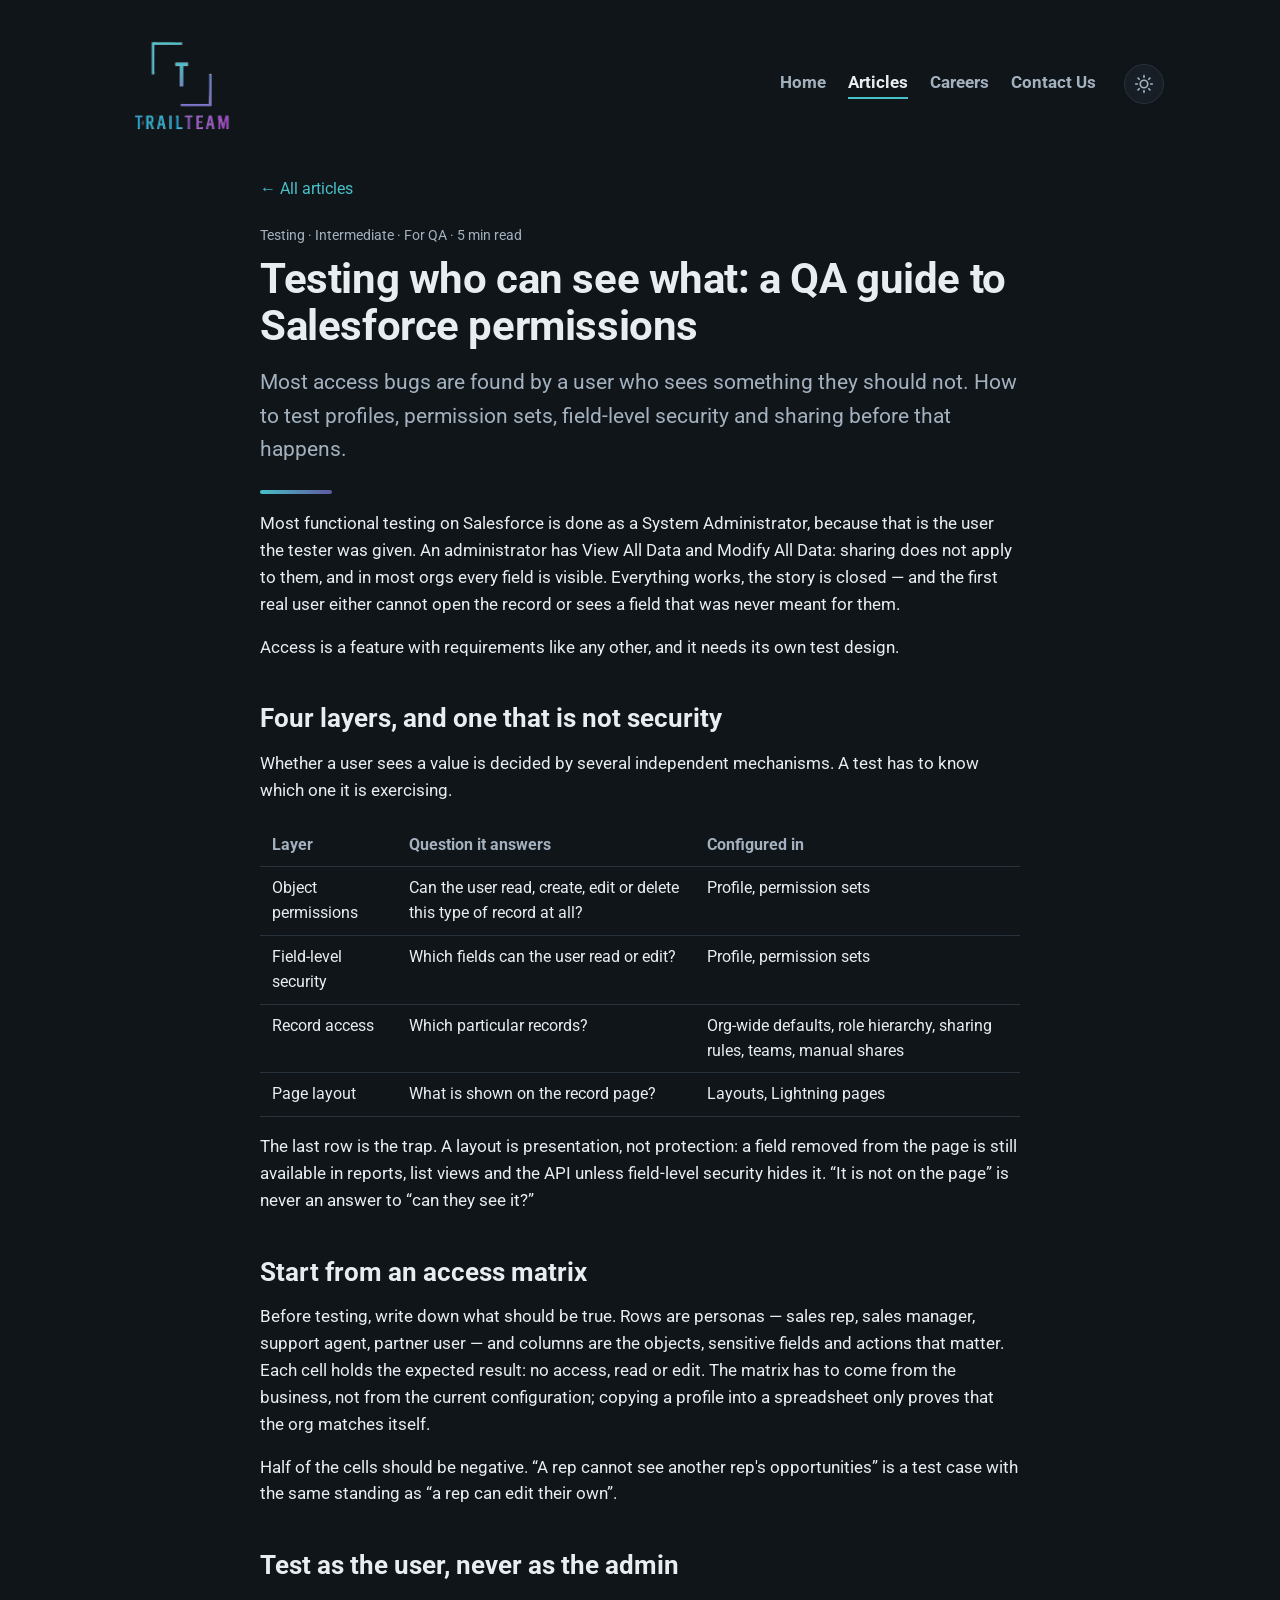
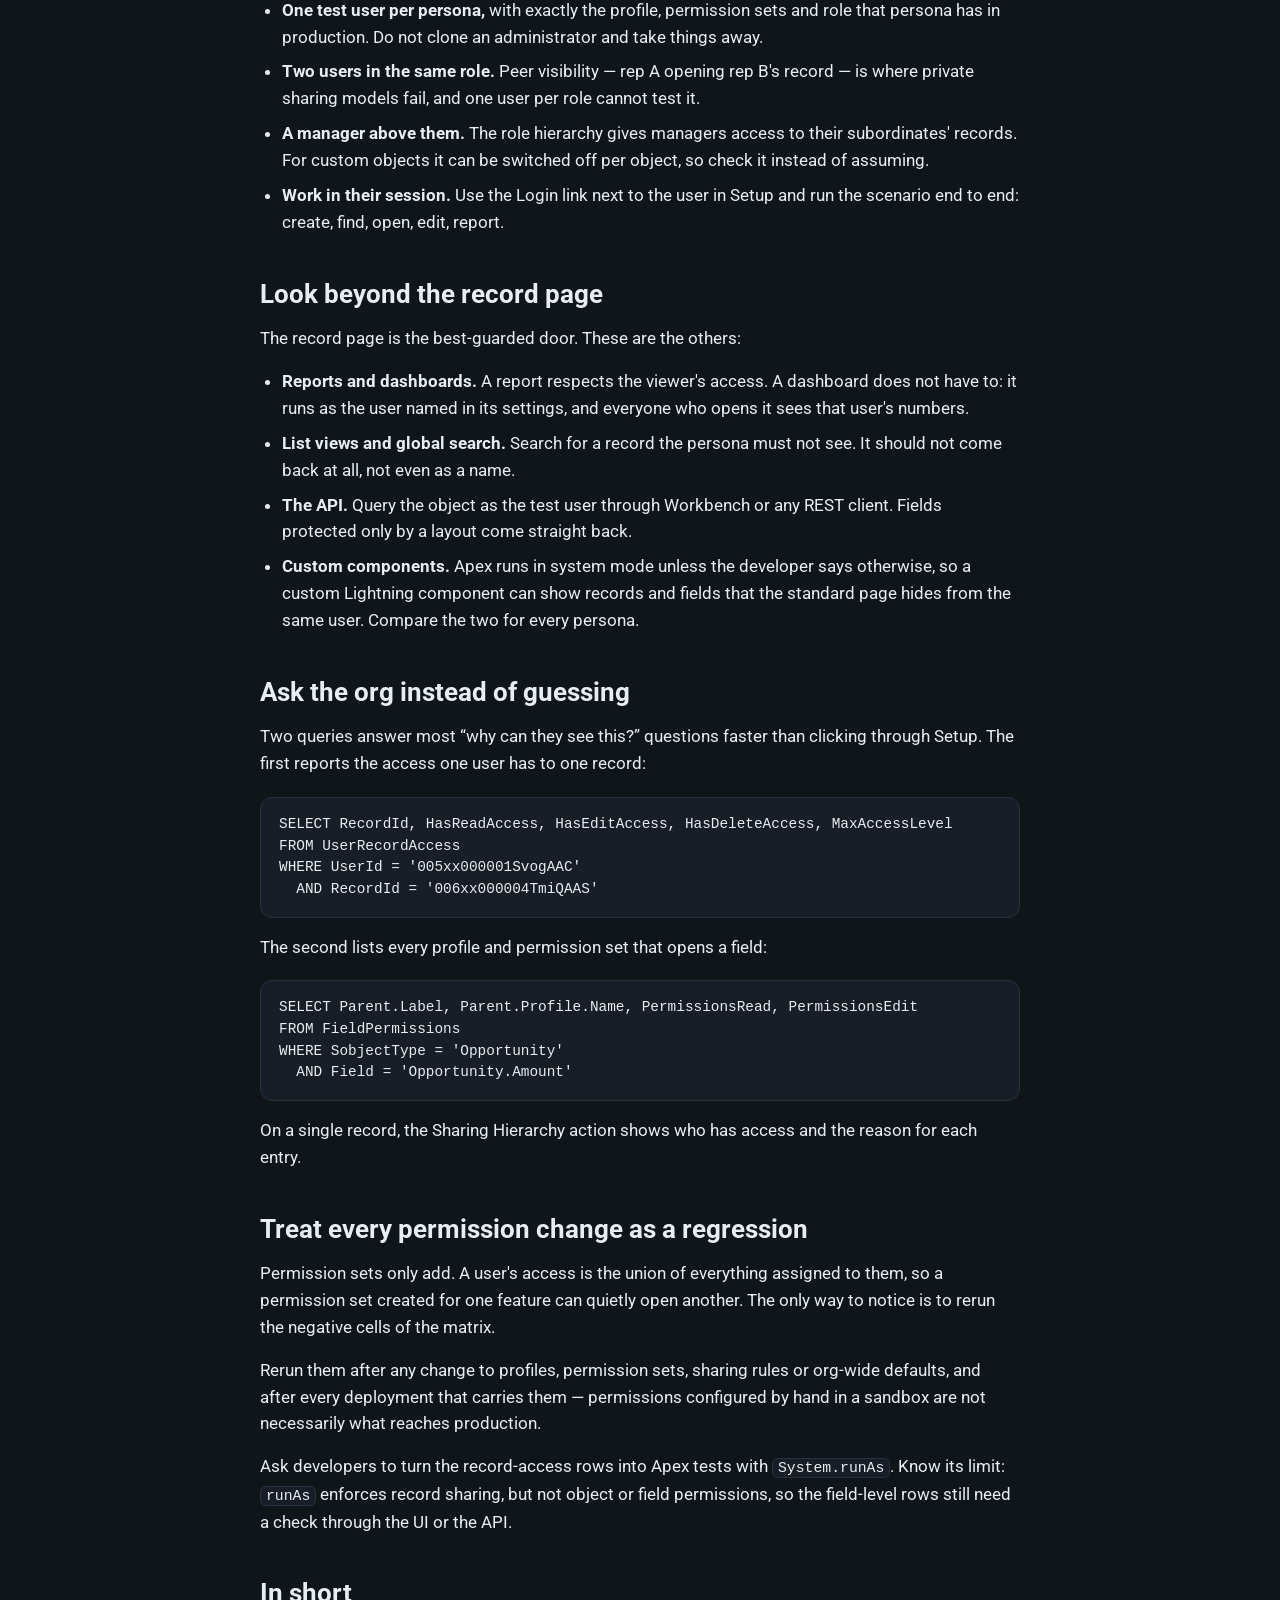
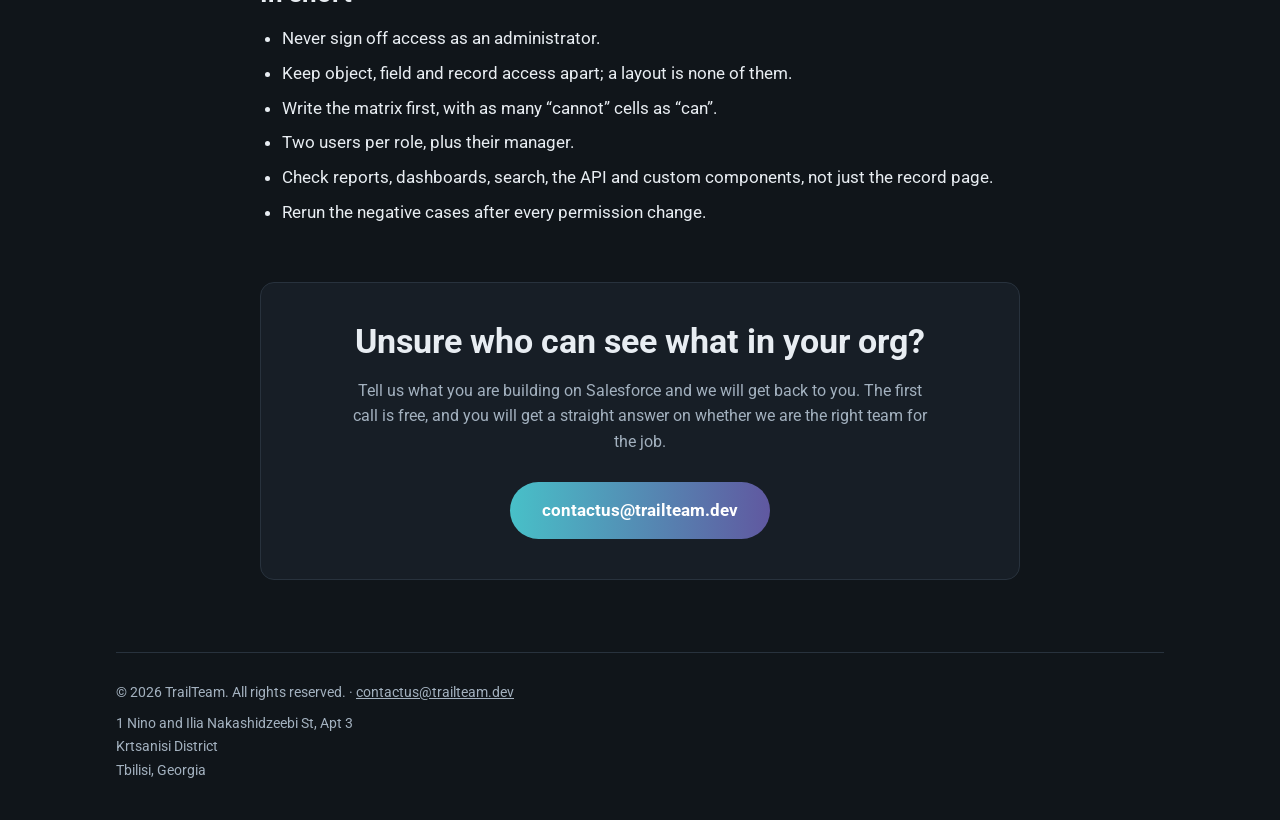
<file: articles/testing-salesforce-permissions.html>
<!DOCTYPE html>
<html lang="en">
<head>
    <meta charset="UTF-8">
    <meta name="viewport" content="width=device-width, initial-scale=1.0">

    <title>Testing who can see what: a QA guide to Salesforce permissions | TrailTeam</title>
    <meta name="description" content="How to test Salesforce access as a QA engineer: profiles, permission sets, field-level security and sharing, with an access matrix and the places that leak.">
    <link rel="canonical" href="https://trailteam.dev/articles/testing-salesforce-permissions.html">
    <meta name="theme-color" content="#10151a">
    <link rel="icon" type="image/png" sizes="64x64" href="../images/favicon.png">
    <link rel="apple-touch-icon" sizes="180x180" href="../images/apple-touch-icon.png">

    <meta property="og:type" content="article">
    <meta property="og:url" content="https://trailteam.dev/articles/testing-salesforce-permissions.html">
    <meta property="og:site_name" content="TrailTeam">
    <meta property="og:title" content="Testing who can see what: a QA guide to Salesforce permissions">
    <meta property="og:description" content="Most access bugs are found by a user who sees something they should not. How to test profiles, permission sets, field-level security and sharing before that happens.">
    <meta property="og:image" content="https://trailteam.dev/images/og.png">
    <meta property="og:image:width" content="1200">
    <meta property="og:image:height" content="630">
    <meta name="twitter:card" content="summary_large_image">

    <!-- Applied before first paint so a stored theme choice does not flash. -->
    <script>
        try {
            var stored = localStorage.getItem('theme');
            if (stored === 'light' || stored === 'dark') document.documentElement.dataset.theme = stored;
        } catch (e) {}
    </script>

    <link rel="preconnect" href="https://fonts.googleapis.com">
    <link rel="preconnect" href="https://fonts.gstatic.com" crossorigin>
    <link href="https://fonts.googleapis.com/css2?family=Roboto:wght@300;400;700&display=swap" rel="stylesheet">
    <link rel="stylesheet" href="../site.css">
    <script src="../site.js" defer></script>
</head>
<body>

    <div class="wrap">

        <header class="site-header">
            <a class="brand" href="../" aria-label="TrailTeam home"></a>

            <nav class="site-nav" aria-label="Main">
                <a href="../">Home</a>
                <a href="./" aria-current="true">Articles</a>
                <a href="../careers/">Careers</a>
                <a href="../contact/">Contact Us</a>
            </nav>

            <div class="header-end">
                <button class="theme-toggle" type="button" aria-label="Switch to dark theme">
                    <svg class="icon-moon" viewBox="0 0 24 24" fill="none" stroke="currentColor"
                         stroke-width="2" stroke-linecap="round" stroke-linejoin="round" aria-hidden="true">
                        <path d="M21 12.8A9 9 0 1 1 11.2 3a7 7 0 0 0 9.8 9.8z"></path>
                    </svg>
                    <svg class="icon-sun" viewBox="0 0 24 24" fill="none" stroke="currentColor"
                         stroke-width="2" stroke-linecap="round" stroke-linejoin="round" aria-hidden="true">
                        <circle cx="12" cy="12" r="4.5"></circle>
                        <path d="M12 2v2M12 20v2M4.9 4.9l1.4 1.4M17.7 17.7l1.4 1.4M2 12h2M20 12h2M4.9 19.1l1.4-1.4M17.7 6.3l1.4-1.4"></path>
                    </svg>
                </button>
            </div>
        </header>

        <main class="reading">
            <a class="back" href="./">&larr; All articles</a>

            <article class="prose">
                <p class="meta">Testing &middot; Intermediate &middot; For QA &middot; 5 min read</p>
                <h1>Testing who can see what: a QA guide to Salesforce permissions</h1>
                <p class="lede">
                    Most access bugs are found by a user who sees something they should not. How to test
                    profiles, permission sets, field-level security and sharing before that happens.
                </p>
                <div class="rule"></div>

                <p>
                    Most functional testing on Salesforce is done as a System Administrator, because that is
                    the user the tester was given. An administrator has View All Data and Modify All Data:
                    sharing does not apply to them, and in most orgs every field is visible. Everything
                    works, the story is closed &mdash; and the first real user either cannot open the record
                    or sees a field that was never meant for them.
                </p>
                <p>
                    Access is a feature with requirements like any other, and it needs its own test design.
                </p>

                <h2>Four layers, and one that is not security</h2>
                <p>
                    Whether a user sees a value is decided by several independent mechanisms. A test has to
                    know which one it is exercising.
                </p>
                <table>
                    <thead>
                        <tr><th scope="col">Layer</th><th scope="col">Question it answers</th><th scope="col">Configured in</th></tr>
                    </thead>
                    <tbody>
                        <tr><td>Object permissions</td><td>Can the user read, create, edit or delete this type of record at all?</td><td>Profile, permission sets</td></tr>
                        <tr><td>Field-level security</td><td>Which fields can the user read or edit?</td><td>Profile, permission sets</td></tr>
                        <tr><td>Record access</td><td>Which particular records?</td><td>Org-wide defaults, role hierarchy, sharing rules, teams, manual shares</td></tr>
                        <tr><td>Page layout</td><td>What is shown on the record page?</td><td>Layouts, Lightning pages</td></tr>
                    </tbody>
                </table>
                <p>
                    The last row is the trap. A layout is presentation, not protection: a field removed from
                    the page is still available in reports, list views and the API unless field-level
                    security hides it. &ldquo;It is not on the page&rdquo; is never an answer to
                    &ldquo;can they see it?&rdquo;
                </p>

                <h2>Start from an access matrix</h2>
                <p>
                    Before testing, write down what should be true. Rows are personas &mdash; sales rep,
                    sales manager, support agent, partner user &mdash; and columns are the objects, sensitive
                    fields and actions that matter. Each cell holds the expected result: no access, read or
                    edit. The matrix has to come from the business, not from the current configuration;
                    copying a profile into a spreadsheet only proves that the org matches itself.
                </p>
                <p>
                    Half of the cells should be negative. &ldquo;A rep cannot see another rep's
                    opportunities&rdquo; is a test case with the same standing as &ldquo;a rep can edit
                    their own&rdquo;.
                </p>

                <h2>Test as the user, never as the admin</h2>
                <ul>
                    <li>
                        <strong>One test user per persona,</strong> with exactly the profile, permission
                        sets and role that persona has in production. Do not clone an administrator and
                        take things away.
                    </li>
                    <li>
                        <strong>Two users in the same role.</strong> Peer visibility &mdash; rep A opening
                        rep B's record &mdash; is where private sharing models fail, and one user per role
                        cannot test it.
                    </li>
                    <li>
                        <strong>A manager above them.</strong> The role hierarchy gives managers access to
                        their subordinates' records. For custom objects it can be switched off per object,
                        so check it instead of assuming.
                    </li>
                    <li>
                        <strong>Work in their session.</strong> Use the Login link next to the user in
                        Setup and run the scenario end to end: create, find, open, edit, report.
                    </li>
                </ul>

                <h2>Look beyond the record page</h2>
                <p>The record page is the best-guarded door. These are the others:</p>
                <ul>
                    <li>
                        <strong>Reports and dashboards.</strong> A report respects the viewer's access. A
                        dashboard does not have to: it runs as the user named in its settings, and everyone
                        who opens it sees that user's numbers.
                    </li>
                    <li>
                        <strong>List views and global search.</strong> Search for a record the persona must
                        not see. It should not come back at all, not even as a name.
                    </li>
                    <li>
                        <strong>The API.</strong> Query the object as the test user through Workbench or
                        any REST client. Fields protected only by a layout come straight back.
                    </li>
                    <li>
                        <strong>Custom components.</strong> Apex runs in system mode unless the developer
                        says otherwise, so a custom Lightning component can show records and fields that
                        the standard page hides from the same user. Compare the two for every persona.
                    </li>
                </ul>

                <h2>Ask the org instead of guessing</h2>
                <p>
                    Two queries answer most &ldquo;why can they see this?&rdquo; questions faster than
                    clicking through Setup. The first reports the access one user has to one record:
                </p>
<pre><code>SELECT RecordId, HasReadAccess, HasEditAccess, HasDeleteAccess, MaxAccessLevel
FROM UserRecordAccess
WHERE UserId = '005xx000001SvogAAC'
  AND RecordId = '006xx000004TmiQAAS'</code></pre>
                <p>The second lists every profile and permission set that opens a field:</p>
<pre><code>SELECT Parent.Label, Parent.Profile.Name, PermissionsRead, PermissionsEdit
FROM FieldPermissions
WHERE SobjectType = 'Opportunity'
  AND Field = 'Opportunity.Amount'</code></pre>
                <p>
                    On a single record, the Sharing Hierarchy action shows who has access and the reason
                    for each entry.
                </p>

                <h2>Treat every permission change as a regression</h2>
                <p>
                    Permission sets only add. A user's access is the union of everything assigned to them,
                    so a permission set created for one feature can quietly open another. The only way to
                    notice is to rerun the negative cells of the matrix.
                </p>
                <p>
                    Rerun them after any change to profiles, permission sets, sharing rules or org-wide
                    defaults, and after every deployment that carries them &mdash; permissions configured by
                    hand in a sandbox are not necessarily what reaches production.
                </p>
                <p>
                    Ask developers to turn the record-access rows into Apex tests with
                    <code>System.runAs</code>. Know its limit: <code>runAs</code> enforces record sharing,
                    but not object or field permissions, so the field-level rows still need a check through
                    the UI or the API.
                </p>

                <h2>In short</h2>
                <ul>
                    <li>Never sign off access as an administrator.</li>
                    <li>Keep object, field and record access apart; a layout is none of them.</li>
                    <li>Write the matrix first, with as many &ldquo;cannot&rdquo; cells as &ldquo;can&rdquo;.</li>
                    <li>Two users per role, plus their manager.</li>
                    <li>Check reports, dashboards, search, the API and custom components, not just the record page.</li>
                    <li>Rerun the negative cases after every permission change.</li>
                </ul>
            </article>

            <section class="panel contact">
                <h2>Unsure who can see what in your org?</h2>
                <p>
                    Tell us what you are building on Salesforce and we will get back to you. The first call is
                    free, and you will get a straight answer on whether we are the right team for the job.
                </p>
                <a class="btn" href="mailto:contactus@trailteam.dev">contactus@trailteam.dev</a>
            </section>
        </main>

        <footer>
            &copy; 2026 TrailTeam. All rights reserved. &middot;
            <a href="mailto:contactus@trailteam.dev">contactus@trailteam.dev</a>
            <address>1 Nino and Ilia Nakashidzeebi St, Apt 3<br>Krtsanisi District<br>Tbilisi, Georgia</address>
        </footer>

    </div>

</body>
</html>
</file>
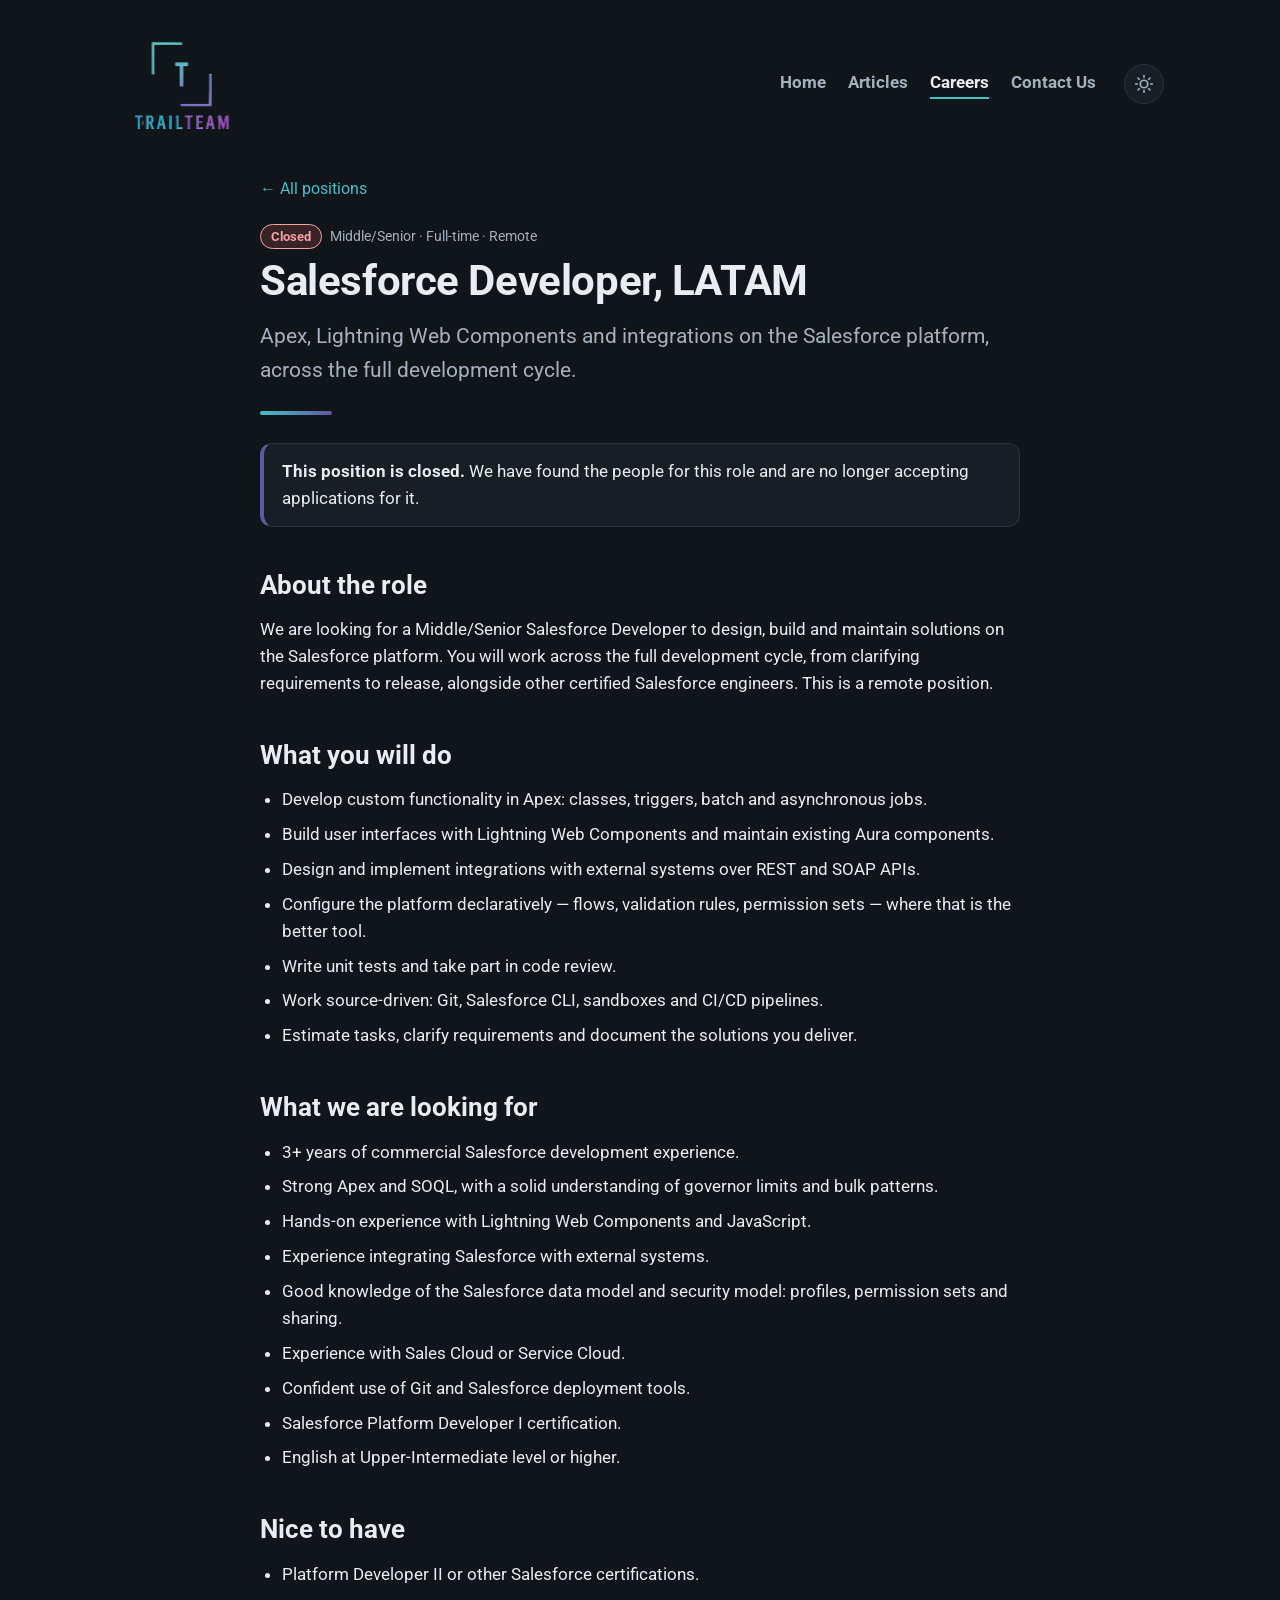
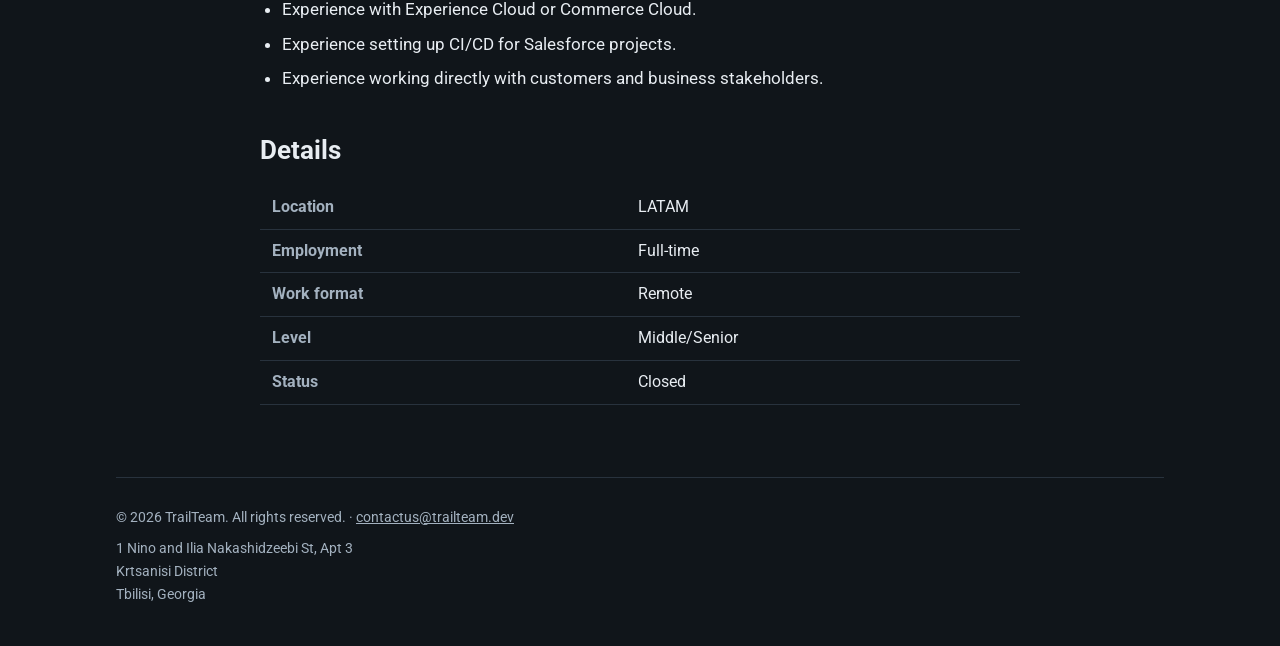
<file: careers/salesforce-developer-latam.html>
<!DOCTYPE html>
<html lang="en">
<head>
    <meta charset="UTF-8">
    <meta name="viewport" content="width=device-width, initial-scale=1.0">

    <title>Salesforce Developer, LATAM (closed) | TrailTeam</title>
    <meta name="description" content="Middle/Senior Salesforce Developer, LATAM, full-time, remote: Apex, Lightning Web Components and integrations. This position has been filled.">
    <link rel="canonical" href="https://trailteam.dev/careers/salesforce-developer-latam.html">
    <meta name="theme-color" content="#10151a">
    <link rel="icon" type="image/png" sizes="64x64" href="../images/favicon.png">
    <link rel="apple-touch-icon" sizes="180x180" href="../images/apple-touch-icon.png">

    <meta property="og:type" content="website">
    <meta property="og:url" content="https://trailteam.dev/careers/salesforce-developer-latam.html">
    <meta property="og:site_name" content="TrailTeam">
    <meta property="og:title" content="Salesforce Developer, LATAM (closed)">
    <meta property="og:description" content="Middle/Senior, full-time, remote. This position has been filled.">
    <meta property="og:image" content="https://trailteam.dev/images/og.png">
    <meta property="og:image:width" content="1200">
    <meta property="og:image:height" content="630">
    <meta name="twitter:card" content="summary_large_image">

    <!-- Applied before first paint so a stored theme choice does not flash. -->
    <script>
        try {
            var stored = localStorage.getItem('theme');
            if (stored === 'light' || stored === 'dark') document.documentElement.dataset.theme = stored;
        } catch (e) {}
    </script>

    <link rel="preconnect" href="https://fonts.googleapis.com">
    <link rel="preconnect" href="https://fonts.gstatic.com" crossorigin>
    <link href="https://fonts.googleapis.com/css2?family=Roboto:wght@300;400;700&display=swap" rel="stylesheet">
    <link rel="stylesheet" href="../site.css">
    <script src="../site.js" defer></script>
</head>
<body>

    <div class="wrap">

        <header class="site-header">
            <a class="brand" href="../" aria-label="TrailTeam home"></a>

            <nav class="site-nav" aria-label="Main">
                <a href="../">Home</a>
                <a href="../articles/">Articles</a>
                <a href="./" aria-current="true">Careers</a>
                <a href="../contact/">Contact Us</a>
            </nav>

            <div class="header-end">
                <button class="theme-toggle" type="button" aria-label="Switch to dark theme">
                    <svg class="icon-moon" viewBox="0 0 24 24" fill="none" stroke="currentColor"
                         stroke-width="2" stroke-linecap="round" stroke-linejoin="round" aria-hidden="true">
                        <path d="M21 12.8A9 9 0 1 1 11.2 3a7 7 0 0 0 9.8 9.8z"></path>
                    </svg>
                    <svg class="icon-sun" viewBox="0 0 24 24" fill="none" stroke="currentColor"
                         stroke-width="2" stroke-linecap="round" stroke-linejoin="round" aria-hidden="true">
                        <circle cx="12" cy="12" r="4.5"></circle>
                        <path d="M12 2v2M12 20v2M4.9 4.9l1.4 1.4M17.7 17.7l1.4 1.4M2 12h2M20 12h2M4.9 19.1l1.4-1.4M17.7 6.3l1.4-1.4"></path>
                    </svg>
                </button>
            </div>
        </header>

        <main class="reading">
            <a class="back" href="./">&larr; All positions</a>

            <article class="prose">
                <p class="meta"><span class="status status-closed">Closed</span>Middle/Senior &middot; Full-time &middot; Remote</p>
                <h1>Salesforce Developer, LATAM</h1>
                <p class="lede">
                    Apex, Lightning Web Components and integrations on the Salesforce platform, across the
                    full development cycle.
                </p>
                <div class="rule"></div>

                <p class="notice">
                    <strong>This position is closed.</strong> We have found the people for this role and
                    are no longer accepting applications for it.
                </p>

                <h2>About the role</h2>
                <p>
                    We are looking for a Middle/Senior Salesforce Developer to design, build and maintain
                    solutions on the Salesforce platform. You will work across the full development cycle,
                    from clarifying requirements to release, alongside other certified Salesforce engineers.
                    This is a remote position.
                </p>

                <h2>What you will do</h2>
                <ul>
                    <li>Develop custom functionality in Apex: classes, triggers, batch and asynchronous jobs.</li>
                    <li>Build user interfaces with Lightning Web Components and maintain existing Aura components.</li>
                    <li>Design and implement integrations with external systems over REST and SOAP APIs.</li>
                    <li>Configure the platform declaratively &mdash; flows, validation rules, permission sets &mdash; where that is the better tool.</li>
                    <li>Write unit tests and take part in code review.</li>
                    <li>Work source-driven: Git, Salesforce CLI, sandboxes and CI/CD pipelines.</li>
                    <li>Estimate tasks, clarify requirements and document the solutions you deliver.</li>
                </ul>

                <h2>What we are looking for</h2>
                <ul>
                    <li>3+ years of commercial Salesforce development experience.</li>
                    <li>Strong Apex and SOQL, with a solid understanding of governor limits and bulk patterns.</li>
                    <li>Hands-on experience with Lightning Web Components and JavaScript.</li>
                    <li>Experience integrating Salesforce with external systems.</li>
                    <li>Good knowledge of the Salesforce data model and security model: profiles, permission sets and sharing.</li>
                    <li>Experience with Sales Cloud or Service Cloud.</li>
                    <li>Confident use of Git and Salesforce deployment tools.</li>
                    <li>Salesforce Platform Developer I certification.</li>
                    <li>English at Upper-Intermediate level or higher.</li>
                </ul>

                <h2>Nice to have</h2>
                <ul>
                    <li>Platform Developer II or other Salesforce certifications.</li>
                    <li>Experience with Experience Cloud or Commerce Cloud.</li>
                    <li>Experience setting up CI/CD for Salesforce projects.</li>
                    <li>Experience working directly with customers and business stakeholders.</li>
                </ul>

                <h2>Details</h2>
                <table>
                    <tbody>
                        <tr><th scope="row">Location</th><td>LATAM</td></tr>
                        <tr><th scope="row">Employment</th><td>Full-time</td></tr>
                        <tr><th scope="row">Work format</th><td>Remote</td></tr>
                        <tr><th scope="row">Level</th><td>Middle/Senior</td></tr>
                        <tr><th scope="row">Status</th><td>Closed</td></tr>
                    </tbody>
                </table>
            </article>
        </main>

        <footer>
            &copy; 2026 TrailTeam. All rights reserved. &middot;
            <a href="mailto:contactus@trailteam.dev">contactus@trailteam.dev</a>
            <address>1 Nino and Ilia Nakashidzeebi St, Apt 3<br>Krtsanisi District<br>Tbilisi, Georgia</address>
        </footer>

    </div>

</body>
</html>
</file>
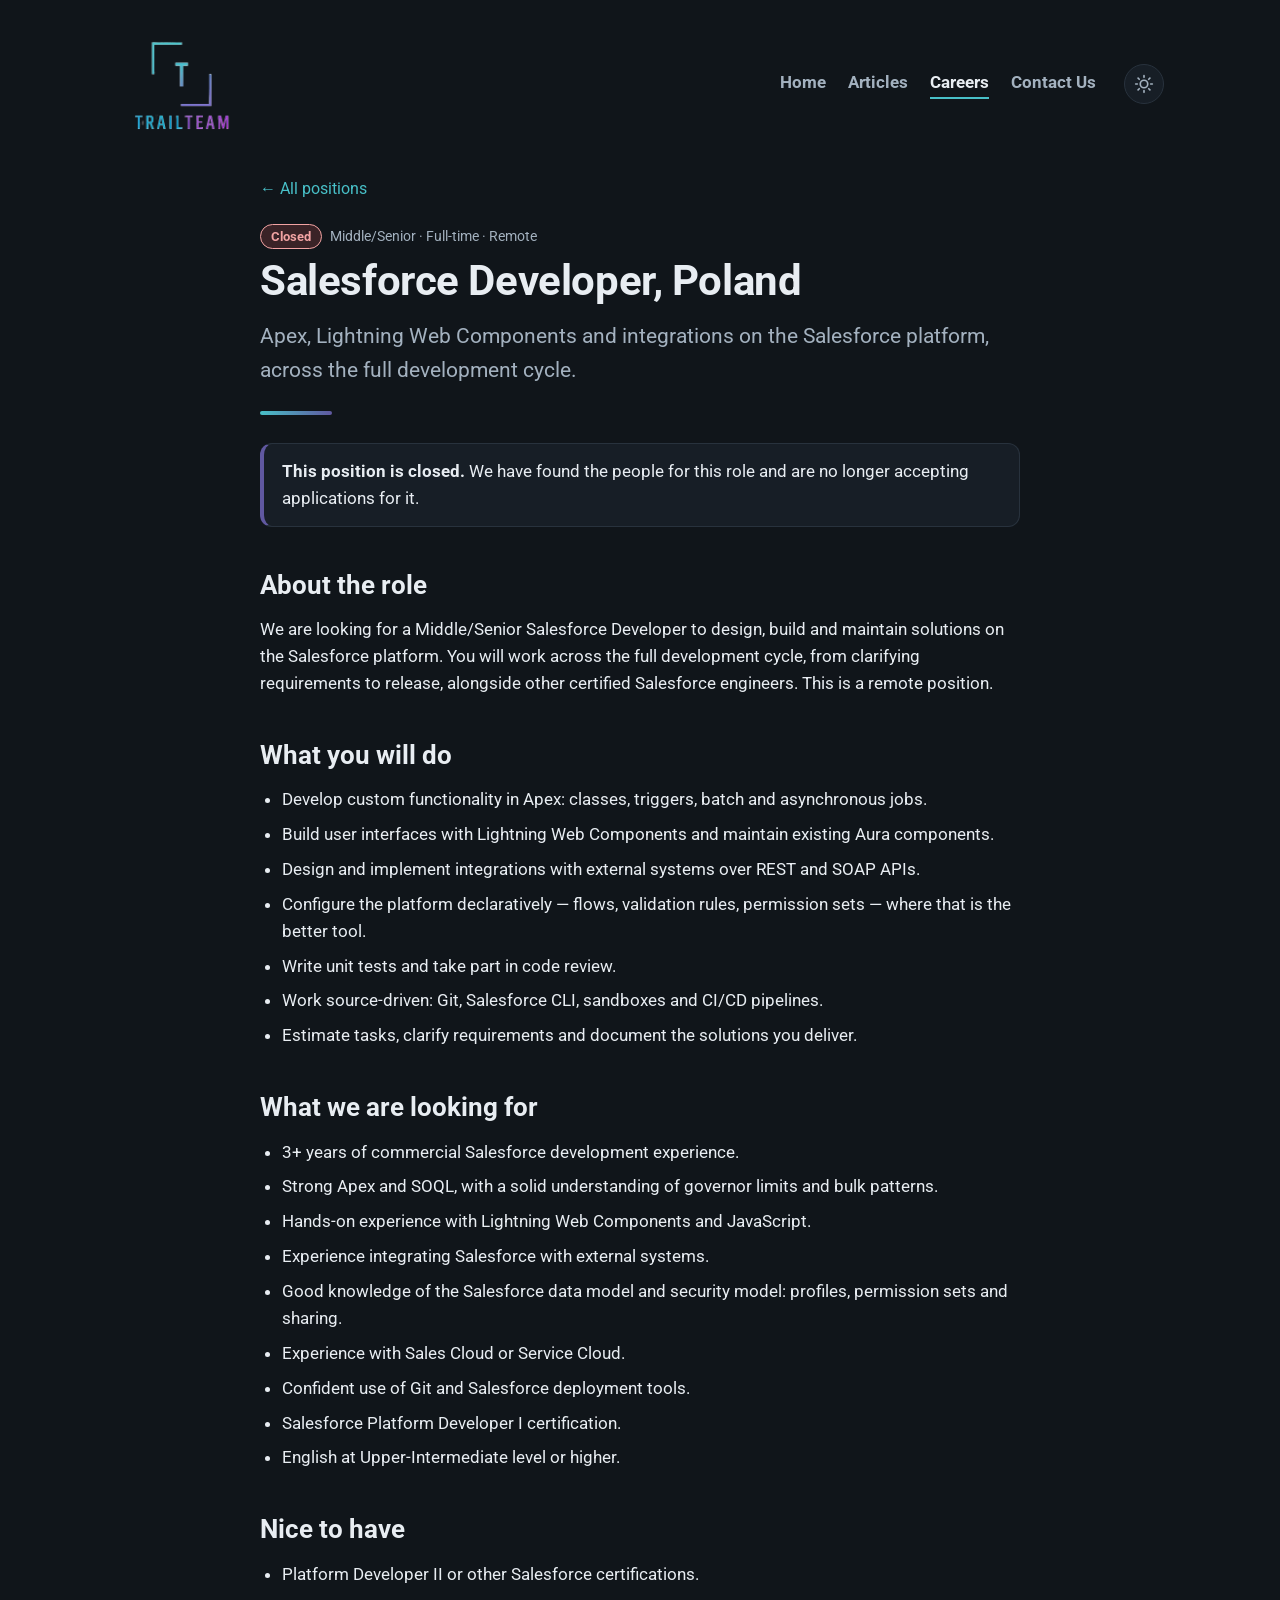
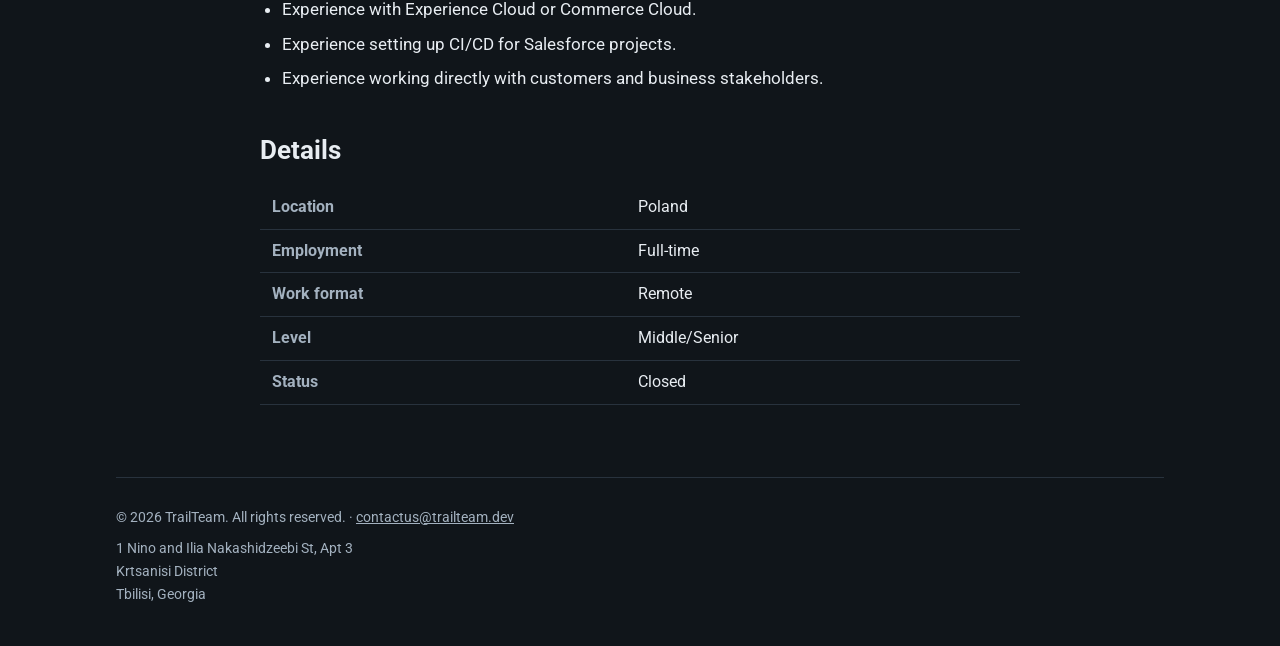
<file: careers/salesforce-developer-poland.html>
<!DOCTYPE html>
<html lang="en">
<head>
    <meta charset="UTF-8">
    <meta name="viewport" content="width=device-width, initial-scale=1.0">

    <title>Salesforce Developer, Poland (closed) | TrailTeam</title>
    <meta name="description" content="Middle/Senior Salesforce Developer, Poland, full-time, remote: Apex, Lightning Web Components and integrations. This position has been filled.">
    <link rel="canonical" href="https://trailteam.dev/careers/salesforce-developer-poland.html">
    <meta name="theme-color" content="#10151a">
    <link rel="icon" type="image/png" sizes="64x64" href="../images/favicon.png">
    <link rel="apple-touch-icon" sizes="180x180" href="../images/apple-touch-icon.png">

    <meta property="og:type" content="website">
    <meta property="og:url" content="https://trailteam.dev/careers/salesforce-developer-poland.html">
    <meta property="og:site_name" content="TrailTeam">
    <meta property="og:title" content="Salesforce Developer, Poland (closed)">
    <meta property="og:description" content="Middle/Senior, full-time, remote. This position has been filled.">
    <meta property="og:image" content="https://trailteam.dev/images/og.png">
    <meta property="og:image:width" content="1200">
    <meta property="og:image:height" content="630">
    <meta name="twitter:card" content="summary_large_image">

    <!-- Applied before first paint so a stored theme choice does not flash. -->
    <script>
        try {
            var stored = localStorage.getItem('theme');
            if (stored === 'light' || stored === 'dark') document.documentElement.dataset.theme = stored;
        } catch (e) {}
    </script>

    <link rel="preconnect" href="https://fonts.googleapis.com">
    <link rel="preconnect" href="https://fonts.gstatic.com" crossorigin>
    <link href="https://fonts.googleapis.com/css2?family=Roboto:wght@300;400;700&display=swap" rel="stylesheet">
    <link rel="stylesheet" href="../site.css">
    <script src="../site.js" defer></script>
</head>
<body>

    <div class="wrap">

        <header class="site-header">
            <a class="brand" href="../" aria-label="TrailTeam home"></a>

            <nav class="site-nav" aria-label="Main">
                <a href="../">Home</a>
                <a href="../articles/">Articles</a>
                <a href="./" aria-current="true">Careers</a>
                <a href="../contact/">Contact Us</a>
            </nav>

            <div class="header-end">
                <button class="theme-toggle" type="button" aria-label="Switch to dark theme">
                    <svg class="icon-moon" viewBox="0 0 24 24" fill="none" stroke="currentColor"
                         stroke-width="2" stroke-linecap="round" stroke-linejoin="round" aria-hidden="true">
                        <path d="M21 12.8A9 9 0 1 1 11.2 3a7 7 0 0 0 9.8 9.8z"></path>
                    </svg>
                    <svg class="icon-sun" viewBox="0 0 24 24" fill="none" stroke="currentColor"
                         stroke-width="2" stroke-linecap="round" stroke-linejoin="round" aria-hidden="true">
                        <circle cx="12" cy="12" r="4.5"></circle>
                        <path d="M12 2v2M12 20v2M4.9 4.9l1.4 1.4M17.7 17.7l1.4 1.4M2 12h2M20 12h2M4.9 19.1l1.4-1.4M17.7 6.3l1.4-1.4"></path>
                    </svg>
                </button>
            </div>
        </header>

        <main class="reading">
            <a class="back" href="./">&larr; All positions</a>

            <article class="prose">
                <p class="meta"><span class="status status-closed">Closed</span>Middle/Senior &middot; Full-time &middot; Remote</p>
                <h1>Salesforce Developer, Poland</h1>
                <p class="lede">
                    Apex, Lightning Web Components and integrations on the Salesforce platform, across the
                    full development cycle.
                </p>
                <div class="rule"></div>

                <p class="notice">
                    <strong>This position is closed.</strong> We have found the people for this role and
                    are no longer accepting applications for it.
                </p>

                <h2>About the role</h2>
                <p>
                    We are looking for a Middle/Senior Salesforce Developer to design, build and maintain
                    solutions on the Salesforce platform. You will work across the full development cycle,
                    from clarifying requirements to release, alongside other certified Salesforce engineers.
                    This is a remote position.
                </p>

                <h2>What you will do</h2>
                <ul>
                    <li>Develop custom functionality in Apex: classes, triggers, batch and asynchronous jobs.</li>
                    <li>Build user interfaces with Lightning Web Components and maintain existing Aura components.</li>
                    <li>Design and implement integrations with external systems over REST and SOAP APIs.</li>
                    <li>Configure the platform declaratively &mdash; flows, validation rules, permission sets &mdash; where that is the better tool.</li>
                    <li>Write unit tests and take part in code review.</li>
                    <li>Work source-driven: Git, Salesforce CLI, sandboxes and CI/CD pipelines.</li>
                    <li>Estimate tasks, clarify requirements and document the solutions you deliver.</li>
                </ul>

                <h2>What we are looking for</h2>
                <ul>
                    <li>3+ years of commercial Salesforce development experience.</li>
                    <li>Strong Apex and SOQL, with a solid understanding of governor limits and bulk patterns.</li>
                    <li>Hands-on experience with Lightning Web Components and JavaScript.</li>
                    <li>Experience integrating Salesforce with external systems.</li>
                    <li>Good knowledge of the Salesforce data model and security model: profiles, permission sets and sharing.</li>
                    <li>Experience with Sales Cloud or Service Cloud.</li>
                    <li>Confident use of Git and Salesforce deployment tools.</li>
                    <li>Salesforce Platform Developer I certification.</li>
                    <li>English at Upper-Intermediate level or higher.</li>
                </ul>

                <h2>Nice to have</h2>
                <ul>
                    <li>Platform Developer II or other Salesforce certifications.</li>
                    <li>Experience with Experience Cloud or Commerce Cloud.</li>
                    <li>Experience setting up CI/CD for Salesforce projects.</li>
                    <li>Experience working directly with customers and business stakeholders.</li>
                </ul>

                <h2>Details</h2>
                <table>
                    <tbody>
                        <tr><th scope="row">Location</th><td>Poland</td></tr>
                        <tr><th scope="row">Employment</th><td>Full-time</td></tr>
                        <tr><th scope="row">Work format</th><td>Remote</td></tr>
                        <tr><th scope="row">Level</th><td>Middle/Senior</td></tr>
                        <tr><th scope="row">Status</th><td>Closed</td></tr>
                    </tbody>
                </table>
            </article>
        </main>

        <footer>
            &copy; 2026 TrailTeam. All rights reserved. &middot;
            <a href="mailto:contactus@trailteam.dev">contactus@trailteam.dev</a>
            <address>1 Nino and Ilia Nakashidzeebi St, Apt 3<br>Krtsanisi District<br>Tbilisi, Georgia</address>
        </footer>

    </div>

</body>
</html>
</file>
<file: site.css>
/* Dark is the site default, whatever the visitor's OS prefers.
   Light applies only when they pick it with the toggle. */
:root {
    --teal: #48c0c8;
    --violet: #6058a0;
    --deep: #086078;

    color-scheme: dark;

    --bg: #10151a;
    --surface: #171e26;
    --border: #28323d;
    --ink: #e8edf2;
    --ink-soft: #a3b1bf;
    --accent: var(--teal);

    /* Soft red for the "Closed" tag on vacancies: a tint to notice, not an alarm. */
    --closed: #f2a3a3;
    --closed-bg: #3a2327;

    --art-bg: transparent;
    --art-border: transparent;
    --hero-art: url(images/hero-dark.webp);
    --team-art: url(images/team-dark.webp);
    --logo-art: url(images/logo-dark.png);
    --contact-art: url(images/contact-dark.webp);
}

:root[data-theme="light"] {
    color-scheme: light;

    --bg: #f8f9fa;
    --surface: #ffffff;
    --border: #e3e7eb;
    --ink: #1b2733;
    --ink-soft: #5b6b7b;
    --accent: var(--deep);

    --closed: #a83a3a;
    --closed-bg: #fbe9e9;

    --art-bg: #ffffff;
    --art-border: var(--border);
    --hero-art: url(images/hero.webp);
    --team-art: url(images/team.webp);
    --logo-art: url(images/logo.png);
    --contact-art: url(images/contact.webp);
}

*, *::before, *::after { box-sizing: border-box; }

html { scroll-behavior: smooth; }

body {
    margin: 0;
    font-family: 'Roboto', sans-serif;
    background-color: var(--bg);
    color: var(--ink);
    line-height: 1.6;
    -webkit-font-smoothing: antialiased;
}

.wrap {
    max-width: 1080px;
    margin: 0 auto;
    padding: 0 16px;
}

h1, h2 {
    line-height: 1.15;
    color: var(--ink);
    margin: 0;
}

h1 { font-size: clamp(2.1rem, 6vw, 3.4rem); font-weight: 700; letter-spacing: -0.01em; }
h2 { font-size: clamp(1.5rem, 4vw, 2.1rem); font-weight: 700; }

p { margin: 16px 0 0; color: var(--ink-soft); }

.lede { font-size: clamp(1.05rem, 2.5vw, 1.3rem); }

.rule {
    width: 72px;
    height: 4px;
    margin-top: 24px;
    border-radius: 2px;
    background: linear-gradient(90deg, var(--teal), var(--violet));
}

/* Header — stacked and left-aligned on narrow screens, one row once it fits. */
.site-header {
    display: flex;
    flex-direction: column;
    align-items: flex-start;
    gap: 16px;
    padding: 24px 0 8px;
}

@media (min-width: 760px) {
    .site-header { flex-direction: row; align-items: center; gap: 14px 28px; }
    .site-nav { margin-left: auto; }
}

/* The wordmark is line art: a white chip in light mode, bare strokes in dark.
   `align-self` centres it horizontally in the stacked mobile header and
   vertically once the header becomes a row. */
.brand {
    display: block;
    align-self: center;
    width: 132px;
    height: 120px;
    background-color: var(--art-bg);
    background-image: var(--logo-art);
    background-repeat: no-repeat;
    background-position: center;
    background-size: contain;
    background-origin: content-box;
    border: 1px solid var(--art-border);
    border-radius: 14px;
    padding: 8px 14px;
}

/* Two levels of navigation. `.site-nav` in the header moves between pages and is the
   same everywhere; `.page-nav` is the strip under the landing page's header that jumps
   to its sections, and exists only there. */
.site-nav,
.page-nav {
    display: flex;
    flex-wrap: wrap;
    gap: 8px 22px;
}

.site-nav a,
.page-nav a {
    color: var(--ink-soft);
    text-decoration: none;
    border-bottom: 2px solid transparent;
    padding-bottom: 2px;
}

.site-nav a { font-size: 1.05rem; font-weight: 700; }

/* `aria-current` is "page" on the page itself and "true" on Articles while reading one. */
.site-nav a:hover,
.site-nav a[aria-current],
.page-nav a:hover { color: var(--ink); border-bottom-color: var(--teal); }

.page-nav {
    margin-top: 12px;
    padding: 12px 0;
    border-top: 1px solid var(--border);
    border-bottom: 1px solid var(--border);
    font-size: 0.92rem;
}

@media (min-width: 760px) {
    .page-nav { justify-content: flex-end; }
}

.header-end {
    display: flex;
    flex-wrap: wrap;
    align-items: center;
    gap: 14px;
}

.theme-toggle {
    display: grid;
    place-items: center;
    width: 40px;
    height: 40px;
    padding: 0;
    border: 1px solid var(--border);
    border-radius: 50%;
    background: var(--surface);
    color: var(--ink-soft);
    cursor: pointer;
}

.theme-toggle:hover { color: var(--ink); border-color: var(--teal); }

.theme-toggle svg { width: 20px; height: 20px; }

/* The button shows the theme it switches to, so dark-by-default shows the sun. */
.theme-toggle .icon-moon { display: none; }

:root[data-theme="light"] .theme-toggle .icon-sun { display: none; }
:root[data-theme="light"] .theme-toggle .icon-moon { display: block; }

/* Hero */
.hero {
    display: grid;
    gap: 32px;
    align-items: center;
    padding: 24px 0 8px;
}

@media (min-width: 860px) {
    .hero { grid-template-columns: 1fr 1.05fr; gap: 48px; padding: 40px 0 24px; }
}

/* Illustrations are line art. Light mode sits them on a white card; dark mode uses
   knocked-out copies with no card, so they stop looking like pasted-in rectangles. */
.art {
    background-color: var(--art-bg);
    background-repeat: no-repeat;
    background-position: center;
    background-size: contain;
    background-origin: content-box;
    border: 1px solid var(--art-border);
    border-radius: 14px;
    padding: 12px;
}

.art-hero {
    aspect-ratio: 1100 / 976;
    background-image: var(--hero-art);
}

.art-team {
    aspect-ratio: 1122 / 374;
    background-image: var(--team-art);
}

/* The contact illustration is drawn twice, and the dark copy carries its own gradient
   background instead of a knocked-out one, so it fills the rounded box edge to edge. */
.art-contact {
    aspect-ratio: 1100 / 976;
    background-image: var(--contact-art);
    background-size: cover;
    padding: 0;
}

/* Sections */
section + section { margin-top: 56px; }

main section { scroll-margin-top: 24px; }

.panel {
    background: var(--surface);
    border: 1px solid var(--border);
    border-radius: 14px;
    padding: clamp(24px, 4vw, 40px);
}

.panel p { max-width: 64ch; }

.section-intro { margin-bottom: 28px; }

/* Certifications */
.cert-grid {
    list-style: none;
    margin: 0;
    padding: 0;
    display: grid;
    gap: 12px;
    grid-template-columns: repeat(auto-fill, minmax(280px, 1fr));
}

.cert-grid li {
    display: flex;
    align-items: center;
    gap: 14px;
    background: var(--surface);
    border: 1px solid var(--border);
    border-radius: 12px;
    padding: 16px 18px;
}

.cert-grid img {
    flex: 0 0 auto;
    width: 64px;
    height: auto;
}

/* Services */
.service-grid,
.steps {
    list-style: none;
    margin: 0;
    padding: 0;
    display: grid;
    gap: 14px;
}

.service-grid { grid-template-columns: repeat(auto-fit, minmax(260px, 1fr)); }

.service-grid li,
.steps li {
    background: var(--surface);
    border: 1px solid var(--border);
    border-radius: 14px;
    padding: 22px 24px;
}

.service-grid h3,
.steps h3 {
    margin: 0;
    font-size: 1.15rem;
    font-weight: 700;
    color: var(--ink);
    line-height: 1.3;
}

.service-grid p,
.steps p { margin-top: 8px; font-size: 0.97rem; }

/* Process — numbers come from a counter so the markup stays plain */
.steps { counter-reset: step; }

@media (min-width: 760px) {
    .steps { grid-template-columns: repeat(2, 1fr); }
}

.steps li {
    position: relative;
    padding-left: 70px;
}

.steps li::before {
    counter-increment: step;
    content: counter(step);
    position: absolute;
    left: 24px;
    top: 22px;
    display: grid;
    place-items: center;
    width: 32px;
    height: 32px;
    border-radius: 50%;
    background: linear-gradient(135deg, var(--teal), var(--violet));
    color: #ffffff;
    font-size: 0.95rem;
    font-weight: 700;
}

/* Team — copy runs the full width of the section at every size, with the
   illustration always underneath it. */
.team-copy { margin-bottom: 28px; }

.team-copy p { max-width: none; }

.team-copy p + p { margin-top: 14px; }

/* Contact */
.contact { text-align: center; }

.contact p { margin-left: auto; margin-right: auto; }

/* The office address under the button: plain text, not the browser default italic. */
.contact address { margin-top: 20px; font-style: normal; font-size: 0.95rem; color: var(--ink-soft); }

/* The label is an email address, so the pill has to survive narrow screens:
   it may shrink and, as a last resort, break rather than escape its panel. */
.btn {
    display: inline-block;
    max-width: 100%;
    margin-top: 28px;
    padding: 15px clamp(16px, 5vw, 32px);
    border-radius: 999px;
    background: linear-gradient(90deg, var(--teal), var(--violet));
    color: #ffffff;
    font-size: clamp(0.85rem, 3.4vw, 1.05rem);
    font-weight: 700;
    text-decoration: none;
    overflow-wrap: anywhere;
}

.btn:hover { filter: brightness(1.08); }

/* Articles — the listing and every article share one narrow reading column. */
.reading {
    max-width: 760px;
    margin: 0 auto;
    padding-top: 24px;
}

.reading .panel { margin-top: 56px; }

/* On the contact page the panel opens the column right under the hero, so it sits closer. */
.reading > .panel:first-child { margin-top: 8px; }

.meta { margin: 0 0 8px; font-size: 0.9rem; }

.back {
    display: inline-block;
    margin-bottom: 20px;
    color: var(--accent);
    text-decoration: none;
    border-bottom: 2px solid transparent;
}

.back:hover { border-bottom-color: var(--teal); }

.article-list {
    list-style: none;
    margin: 28px 0 0;
    padding: 0;
    display: grid;
    gap: 14px;
}

.article-list li {
    position: relative;
    background: var(--surface);
    border: 1px solid var(--border);
    border-radius: 14px;
    padding: 22px 24px;
}

.article-list li:hover { border-color: var(--teal); }

.article-list h2 { font-size: 1.25rem; line-height: 1.3; }

.article-list a { color: inherit; text-decoration: none; }

/* Stretches the title link over the whole card, so the card is one click target. */
.article-list a::after {
    content: "";
    position: absolute;
    inset: 0;
    border-radius: 14px;
}

.article-list p:not(.meta) { margin-top: 8px; font-size: 0.97rem; }

/* Long-form copy reads in full-strength ink; the soft tone is kept for the lede and meta. */
.prose { font-size: 1.05rem; }

.prose h1 { font-size: clamp(1.8rem, 5vw, 2.6rem); }

.prose h2 { margin-top: 44px; font-size: clamp(1.3rem, 3.4vw, 1.6rem); }

.prose p,
.prose li,
.prose td { color: var(--ink); }

.prose .lede,
.prose .meta { color: var(--ink-soft); }

.prose a,
.reading > p a { color: var(--accent); }

.prose ul,
.prose ol { margin: 16px 0 0; padding-left: 1.3em; }

.prose li + li { margin-top: 8px; }

.prose code,
.prose pre { font-family: ui-monospace, SFMono-Regular, Menlo, Consolas, monospace; }

.prose code {
    font-size: 0.88em;
    background: var(--surface);
    border: 1px solid var(--border);
    border-radius: 6px;
    padding: 1px 5px;
}

/* Code never wraps; a long line scrolls inside its own block instead of the page. */
.prose pre {
    margin: 20px 0 0;
    padding: 16px 18px;
    background: var(--surface);
    border: 1px solid var(--border);
    border-radius: 12px;
    color: var(--ink);
    font-size: 0.9rem;
    line-height: 1.5;
    tab-size: 4;
    overflow-x: auto;
}

.prose pre code {
    font-size: inherit;
    background: none;
    border: 0;
    padding: 0;
}

.prose table {
    width: 100%;
    margin-top: 20px;
    border-collapse: collapse;
    font-size: 0.97rem;
}

.prose th,
.prose td {
    padding: 9px 12px;
    border-bottom: 1px solid var(--border);
    text-align: left;
    vertical-align: top;
}

.prose th { color: var(--ink-soft); }

/* Careers — the vacancy list reuses `.article-list` and a vacancy page reuses `.prose`;
   only the open/closed status is its own. */
.status {
    display: inline-block;
    margin-right: 8px;
    padding: 1px 10px;
    border: 1px solid currentColor;
    border-radius: 999px;
    color: var(--ink-soft);
    font-size: 0.82rem;
    font-weight: 700;
}

.status-open { color: var(--accent); }

.status-closed { color: var(--closed); background: var(--closed-bg); }

.prose .notice {
    margin-top: 28px;
    padding: 14px 18px;
    background: var(--surface);
    border: 1px solid var(--border);
    border-left: 4px solid var(--violet);
    border-radius: 12px;
}

:is(.btn, .theme-toggle, .site-nav a, .page-nav a, a.brand, .back, .article-list a, .prose a, .reading > p a, .prose pre):focus-visible {
    outline: 3px solid var(--violet);
    outline-offset: 3px;
}

/* Footer */
footer {
    margin-top: 72px;
    padding: 28px 0 40px;
    border-top: 1px solid var(--border);
    font-size: 0.9rem;
    color: var(--ink-soft);
}

footer a { color: inherit; }

footer address { margin-top: 8px; font-style: normal; }

@media (prefers-reduced-motion: reduce) {
    html { scroll-behavior: auto; }
}
</file>
